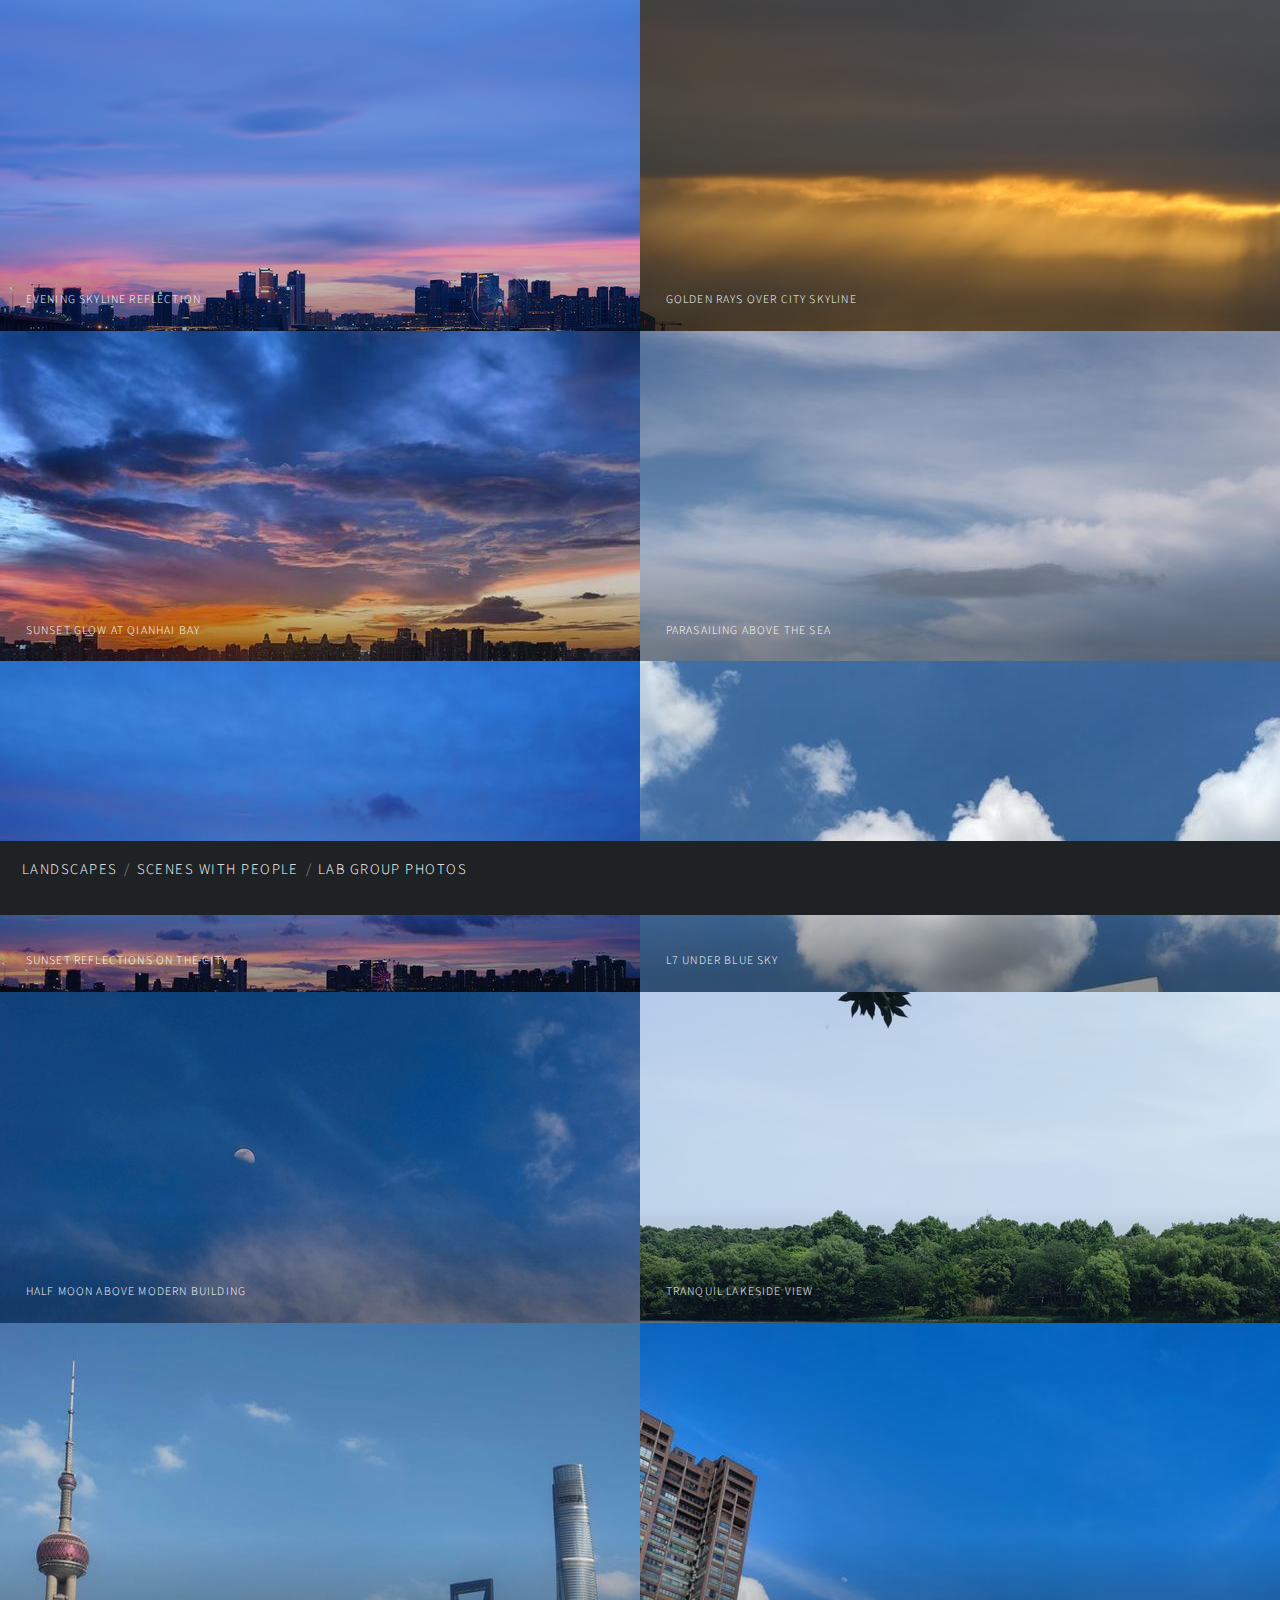
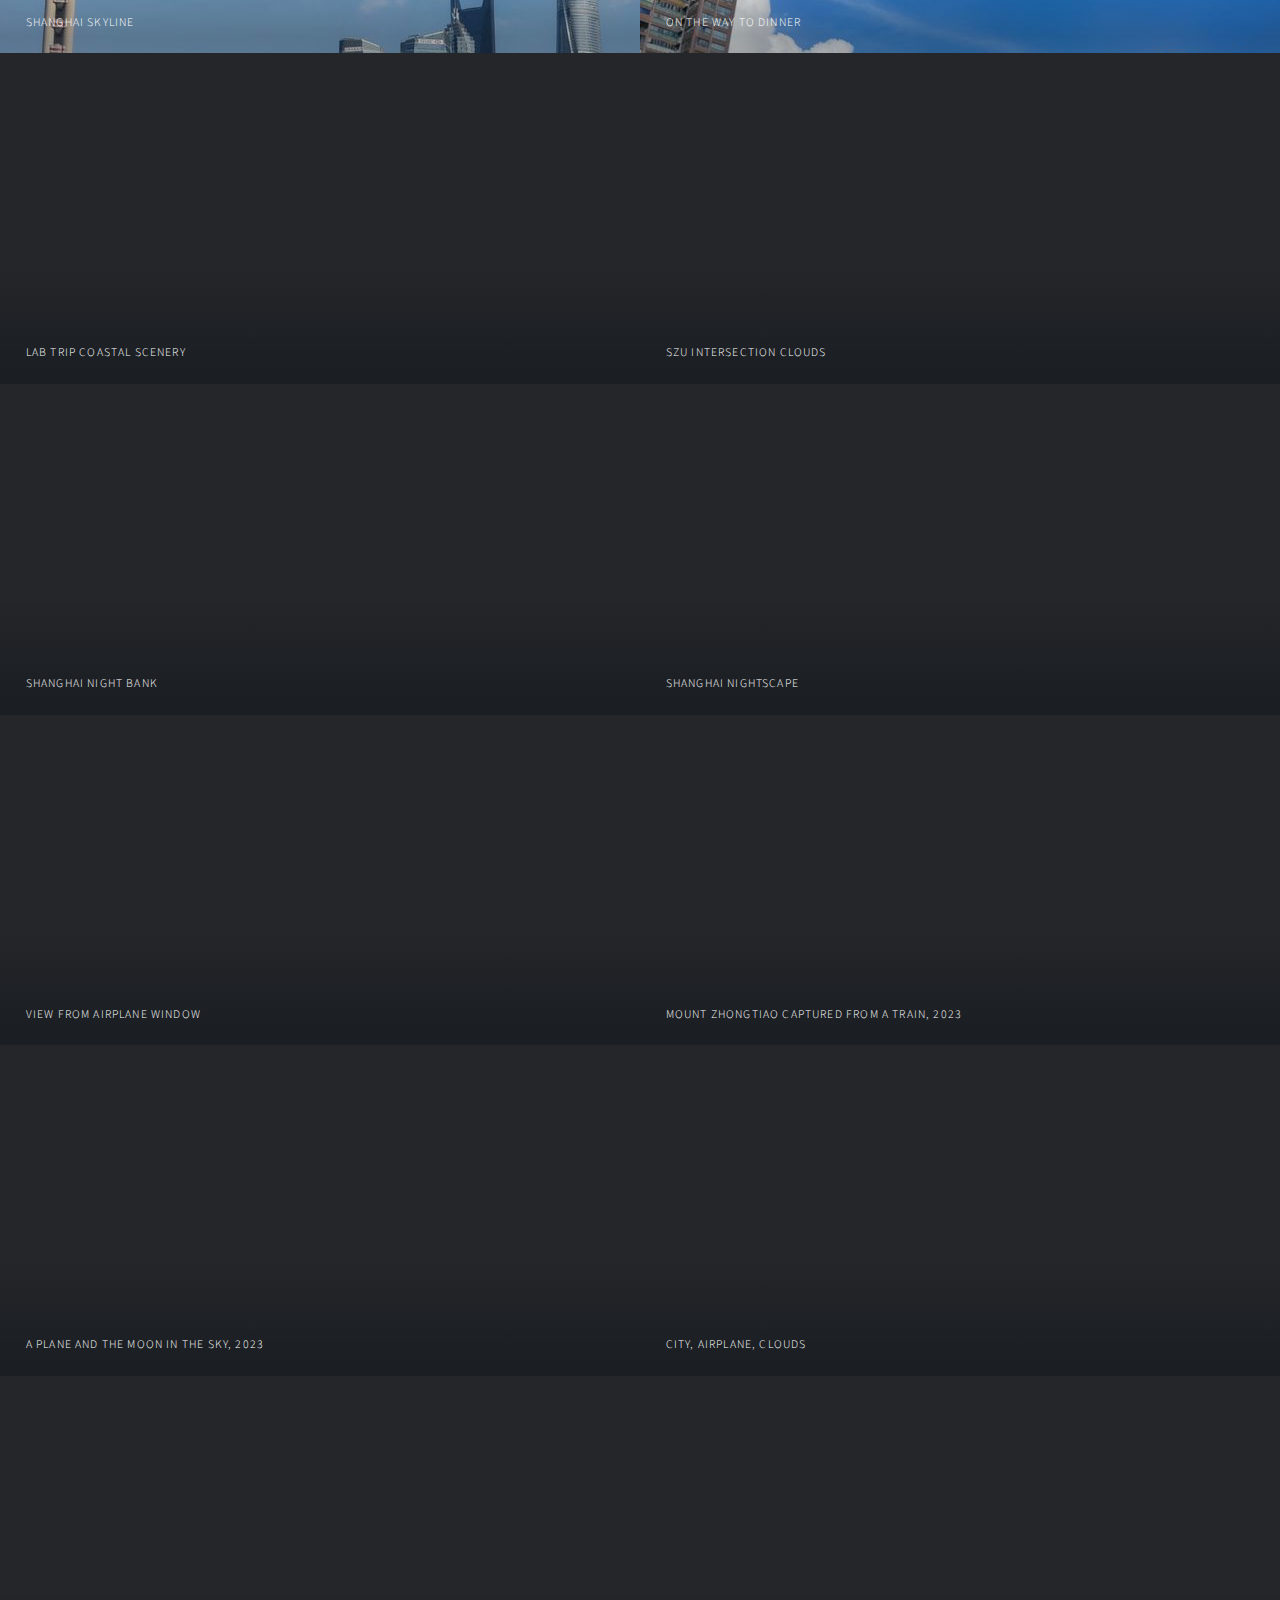
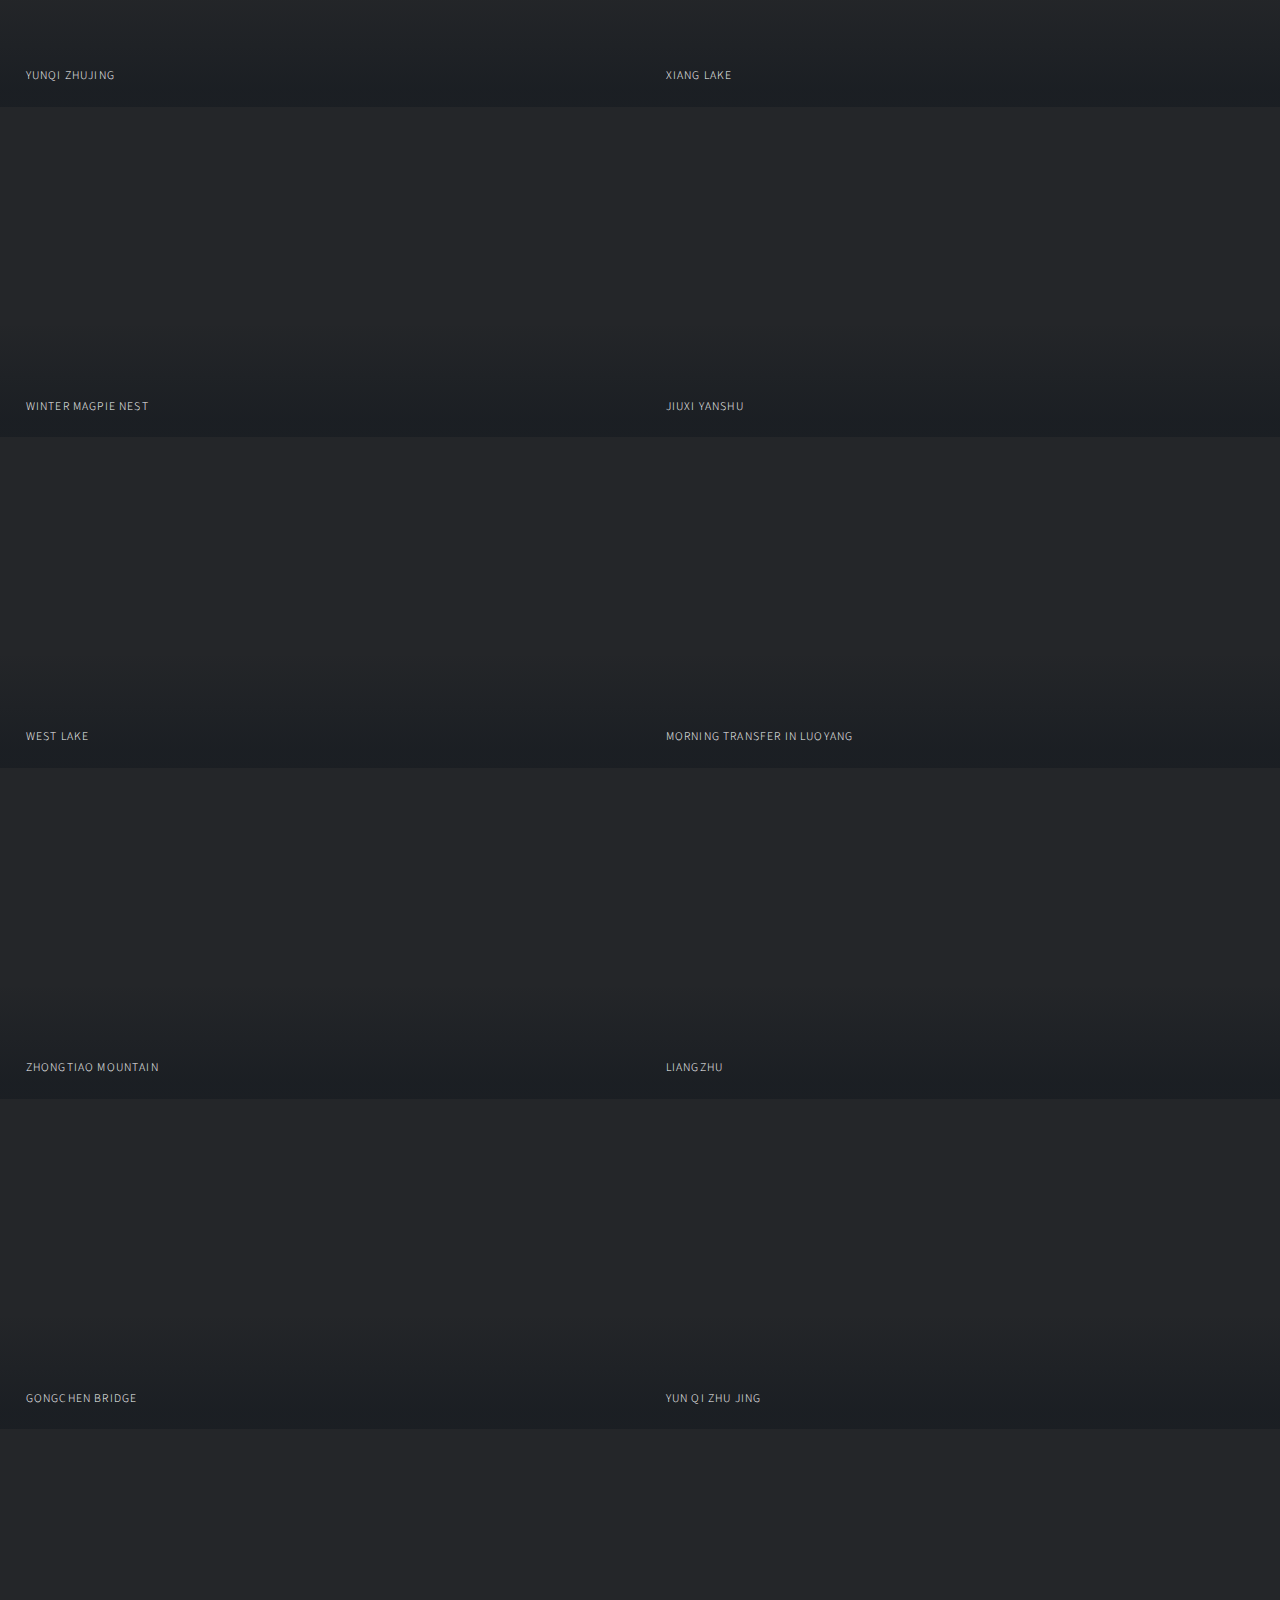
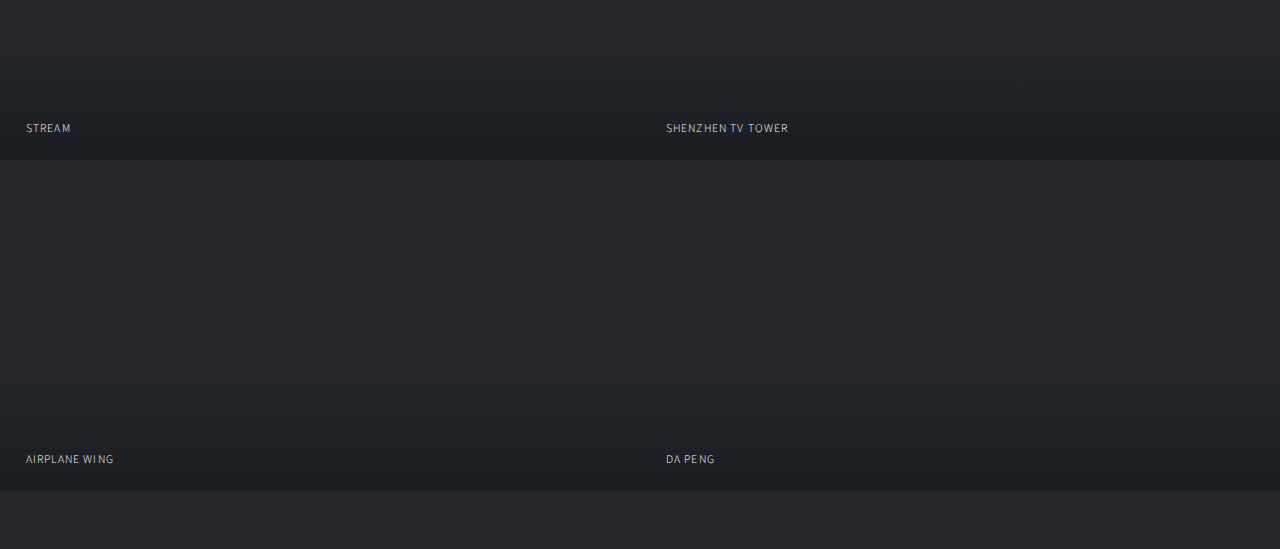
<file: gallery/index.html>
<!DOCTYPE html>
<html lang="en">
<head>
  <meta charset="utf-8" />
  <title>Gallery</title>
  <meta name="viewport" content="width=device-width, initial-scale=1, user-scalable=no" />
  <link rel="stylesheet" href="../assets/css/main.css" />
  <noscript><link rel="stylesheet" href="../assets/css/noscript.css" /></noscript>
</head>

<body class="is-preload">
  <div id="wrapper">

    <!-- Header（链接只切换 URL 参数，不跳页面文件） -->
    <header id="header">
      <h1><a href="?cat=landscapes"><strong>Landscapes</strong></a></h1> &nbsp;/&nbsp;
      <h1><a href="?cat=scenes"><strong>Scenes With People</strong></a></h1> &nbsp;/&nbsp;
      <h1><a href="?cat=labs"><strong>Lab group photos</strong></a></h1>
    </header>

    <!-- Main: 由 JS 注入 -->
    <div id="main"></div>

  </div>

  <script>
    const params = new URL(location.href).searchParams;
    const cat = (params.get('cat') || 'landscapes').toLowerCase();

    if (cat === 'labs') {
      const key = 'gallery_labs_auth_ok';
      if (!localStorage.getItem(key)) {
        const pass = prompt('Enter password:');
        if (pass !== 'vcc') {
          document.body.innerHTML = '<h2>Are you from VCC Lab?</h2>';
          throw new Error('Wrong password');
        }
        localStorage.setItem(key, 'yes');
      }
    }
  </script>

  <!-- 主题依赖 -->
  <script src="../assets/js/jquery.min.js"></script>
  <script src="../assets/js/jquery.poptrox.min.js"></script>
  <script src="../assets/js/browser.min.js"></script>
  <script src="../assets/js/breakpoints.min.js"></script>
  <script src="../assets/js/util.js"></script>

  <!-- 通用渲染逻辑（根据 ?cat 动态加载对应目录的 photos.js） -->
  <script>
    // 解析 URL 参数；默认 landscapes
    function getCategory() {
      const u = new URL(location.href);
      return (u.searchParams.get('cat') || 'landscapes').toLowerCase();
    }

    // 动态加载脚本并在加载完成后执行回调
    function loadScript(src) {
      return new Promise((resolve, reject) => {
        const s = document.createElement('script');
        s.src = src;
        s.onload = resolve;
        s.onerror = () => reject(new Error('Failed to load ' + src));
        document.head.appendChild(s);
      });
    }

    function renderGallery() {
      if (typeof PHOTOS === 'undefined') {
        console.error('PHOTOS is not defined. Check photos.js.');
        return;
      }
      const main = document.getElementById('main');
      const frag = document.createDocumentFragment();

      const altOf = (p) => p.title || p.desc || p.file.replace(/\.[^.]+$/, '').replace(/[_-]+/g, ' ');

      for (const p of PHOTOS) {
        const article = document.createElement('article');
        article.className = 'thumb';

        const a = document.createElement('a');
        a.className = 'image';
        a.href = FULLS_DIR + p.file;

        const img = document.createElement('img');
        img.src = THUMBS_DIR + p.file;
        img.alt = altOf(p);
        img.loading = 'lazy';
        img.decoding = 'async';

        a.appendChild(img);
        article.appendChild(a);

        if (p.title) {
          const h2 = document.createElement('h2');
          h2.textContent = p.title;
          article.appendChild(h2);
        }
        if (p.desc) {
          const d = document.createElement('p');
          d.textContent = p.desc;
          article.appendChild(d);
        }

        frag.appendChild(article);
      }
      main.replaceChildren(frag);
    }

    function initLightbox() {
      if (!(window.jQuery && jQuery.fn.poptrox)) return;
      jQuery(function ($) {
        $('#main').poptrox({
          selector: 'article.thumb > a.image',
          usePopupCaption: true,
          usePopupCloser: true,
          usePopupNav: true,
          usePopupDefaultStyling: false,
          windowMargin: 50,
          overlayColor: '#1f2224',
          overlayOpacity: 0.85,
          caption: function ($a) {
            const $card = $a.parent();
            const t = $card.find('h2').text();
            const d = $card.find('p').text();
            return [t, d].filter(Boolean).join(' — ');
          }
        });
      });
    }

    function removePreload() {
      document.body.classList.remove('is-preload');
    }

    (async function boot() {
      const cat = getCategory(); // landscapes | scenes | labs
      // 自动改标题
      document.title = (cat.charAt(0).toUpperCase() + cat.slice(1)) + ' · Gallery';
      // 动态加载对应目录的 photos.js（该文件需定义 THUMBS_DIR、FULLS_DIR、PHOTOS）
      try {
        await loadScript(`./${cat}/photos.js`);
        renderGallery();
        initLightbox();
        removePreload();
      } catch (e) {
        console.error(e);
        document.getElementById('main').innerHTML =
          `<p style="padding:2rem;color:#ccc">Failed to load data for <code>${cat}</code>. Check <code>${cat}/photos.js</code>.</p>`;
      }
    })();
  </script>
</body>
</html>
</file>
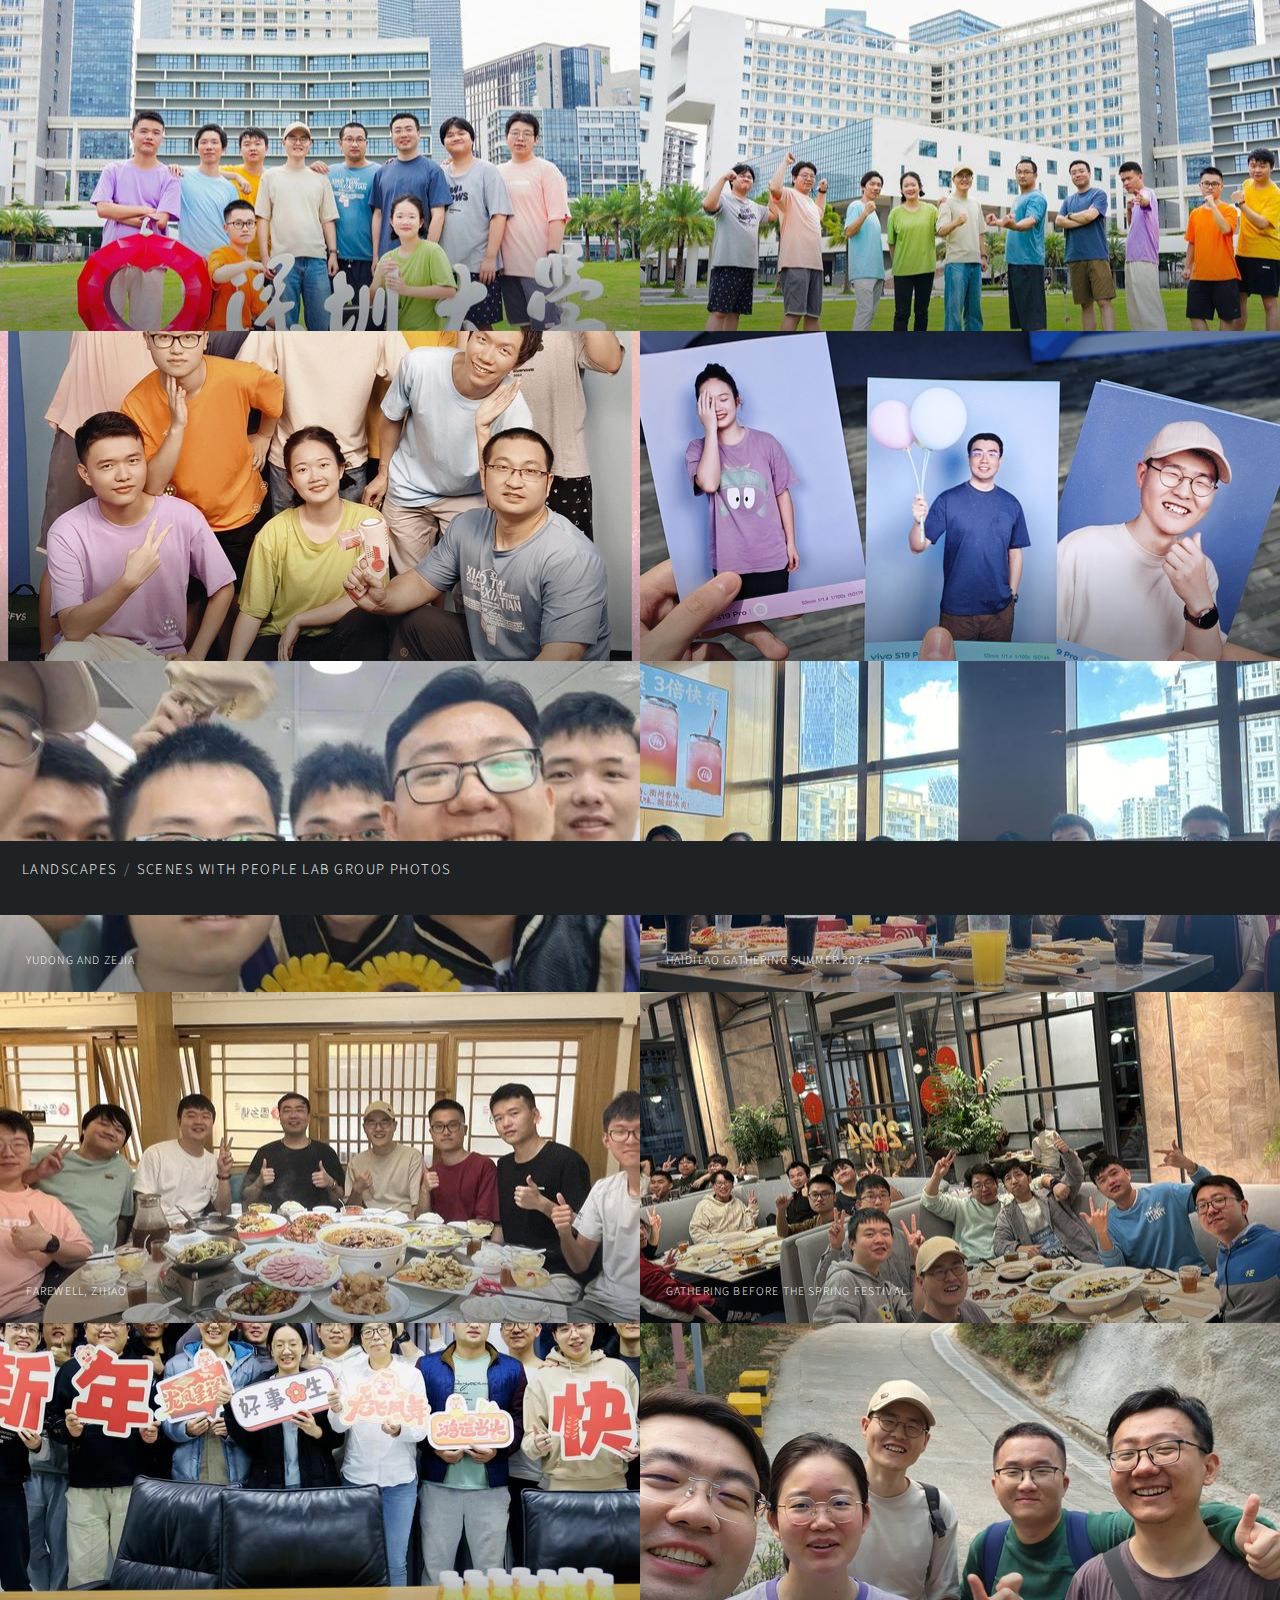
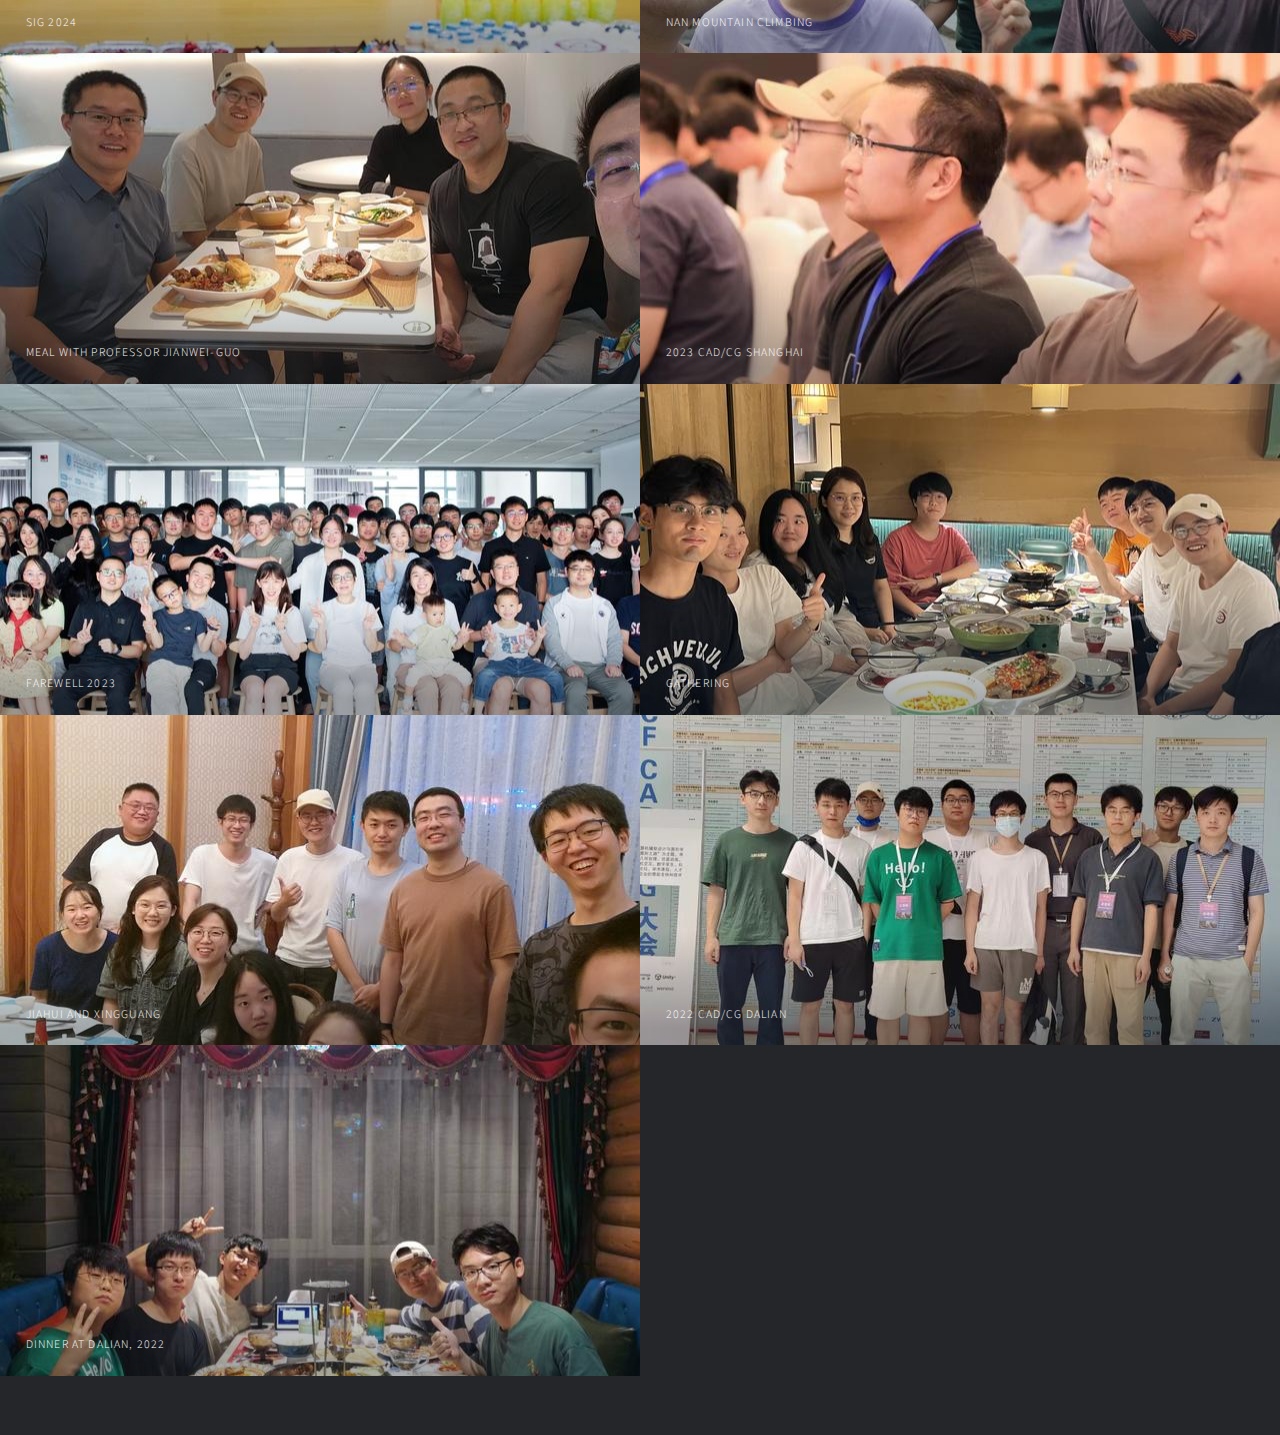
<file: gallery/labs/index.html>
<!DOCTYPE HTML>
<html>
	<head>
		<title>Lab Group Photo Shenzhen University</title>
		<meta charset="utf-8" />
		<meta name="viewport" content="width=device-width, initial-scale=1, user-scalable=no" />
		<link rel="stylesheet" href="../../assets/css/main.css" />
		<noscript><link rel="stylesheet" href="../../assets/css/noscript.css" /></noscript>
	</head>
	<body class="is-preload">

		<!-- Wrapper -->
			<div id="wrapper">
				
				<!-- Header -->

				<header id="header">
					<h1><a href="../landscapes/"><strong>Landscapes</strong></a></h1> &nbsp;/&nbsp;
					<h1><a href="../scenes/"><strong>Scenes With People</strong></a></h1>
					<h1><a href="./"><strong>Lab group photos</strong></a></h1>
				</header>

				<!-- Main -->
					<div id="main">
						<article class="thumb">
							<a href="images/fulls/Lab_Group_Photo_Shenzhen_University_1.jpeg" class="image"><img src="images/thumbs/Lab_Group_Photo_Shenzhen_University_1.jpeg" alt="" /></a>
							<!-- <h2>Lab Group Photo Shenzhen University</h2> -->
							<p></p>
						</article>
						<article class="thumb">
							<a href="images/fulls/Lab_Group_Photo_Shenzhen_University_2.jpeg" class="image"><img src="images/thumbs/Lab_Group_Photo_Shenzhen_University_2.jpeg" alt="" /></a>
							<!-- <h2>Lab Group Photo Shenzhen University</h2> -->
							<p></p>
						</article>
						<article class="thumb">
							<a href="images/fulls/Lab_Group_Photo_Shenzhen_University_3.jpg" class="image"><img src="images/thumbs/Lab_Group_Photo_Shenzhen_University_3.jpg" alt="" /></a>
							<!-- <h2>Lab Group Photo Shenzhen University</h2> -->
							<p></p>
						</article>
						<article class="thumb">
							<a href="images/fulls/Lab_Group_Photo_Shenzhen_University_4.jpg" class="image"><img src="images/thumbs/Lab_Group_Photo_Shenzhen_University_4.jpg" alt="" /></a>
							<!-- <h2>Lab Group Photo Shenzhen University</h2> -->
							<p></p>
						</article>
						<article class="thumb">
							<a href="images/fulls/Yudong_and_Zejia.jpg" class="image"><img src="images/thumbs/Yudong_and_Zejia.jpg" alt="" /></a>
							<h2>Yudong and Zejia</h2>
							<p></p>
						</article>
						<article class="thumb">
							<a href="images/fulls/Haidilao_Gathering_Summer2024.jpg" class="image"><img src="images/thumbs/Haidilao_Gathering_Summer2024.jpg" alt="" /></a>
							<h2>Haidilao Gathering Summer 2024</h2>
							<p>Before the summer vacation in 2024, we had a gathering at Haidilao.</p>
						</article>
						<article class="thumb">
							<a href="images/fulls/Farewell_Zihao.jpg" class="image"><img src="images/thumbs/Farewell_Zihao.jpg" alt="" /></a>
							<h2>Farewell, Zihao</h2>
							<!-- <p></p> -->
						</article>
						<article class="thumb">
							<a href="images/fulls/A_Gathering_Before_the_Spring_Festival.jpg" class="image"><img src="images/thumbs/A_Gathering_Before_the_Spring_Festival.jpg" alt="" /></a>
							<h2>Gathering Before the Spring Festival</h2>
						</article>
						<article class="thumb">
							<a href="images/fulls/SIG_2024.jpg" class="image"><img src="images/thumbs/SIG_2024.jpg" alt="" /></a>
							<h2>SIG 2024</h2>
						</article>
						<article class="thumb">
							<a href="images/fulls/Spring_Mountain_Climbing.jpg" class="image"><img src="images/thumbs/Spring_Mountain_Climbing.jpg" alt="" /></a>
							<h2>Nan Mountain Climbing</h2>
						</article>
						<article class="thumb">
							<a href="images/fulls/Meal_with_Professor_Jianwei-Guo.jpg" class="image"><img src="images/thumbs/Meal_with_Professor_Jianwei-Guo.jpg" alt="" /></a>
							<h2>Meal with Professor Jianwei-Guo</h2>
							<p>Having a meal with Prof. Jianwei Guo at Xiao Nv Dang Jia</p>	
						</article>
						<article class="thumb">
							<a href="images/fulls/Shanghai_CADCG_Conference_2023.jpg" class="image"><img src="images/thumbs/Shanghai_CADCG_Conference_2023.jpg" alt="" /></a>
							<h2>2023 CAD/CG Shanghai</h2>
							<p>Listening to presentations with senior colleagues at the 2023 CAD/CG conference in Shanghai.</p>
						</article>
						<article class="thumb">
							<a href="images/fulls/Summer_2023_Graduates_Farewell.jpg" class="image"><img src="images/thumbs/Summer_2023_Graduates_Farewell.jpg" alt="" /></a>
							<h2>Farewell 2023</h2>
							<p>Summer 2023 farewell for graduates.</p>
						</article>
						<article class="thumb">
							<a href="images/fulls/A_Gathering_2023Summer.jpg" class="image"><img src="images/thumbs/A_Gathering_2023Summer.jpg" alt="" /></a>
							<h2>gathering</h2>
							<p>Summer 2023.</p>
						</article>
						<article class="thumb">
							<a href="images/fulls/Farewell_Dinner_for_Jiahui_and_Xingguang.jpg" class="image"><img src="images/thumbs/Farewell_Dinner_for_Jiahui_and_Xingguang.jpg" alt="" /></a>
							<h2>Jiahui and Xingguang</h2>
							<p>Farewell dinner for Jiahui and Xingguang, 2022, Shenzhen.</p>
						</article>
						<article class="thumb">
							<a href="images/fulls/Dalian_CADCG_Conference_2022.jpg" class="image"><img src="images/thumbs/Dalian_CADCG_Conference_2022.jpg" alt="" /></a>
							<h2>2022 CAD/CG Dalian</h2>
							<p>Group photo at the 2022 CAD/CG conference in Dalian.</p>
						</article>
						<article class="thumb">
							<a href="images/fulls/Dinner_At_Dalian.jpg" class="image"><img src="images/thumbs/Dinner_At_Dalian.jpg" alt="" /></a>
							<h2>Dinner At Dalian, 2022</h2>
						</article>
					</div>

			</div>

		<!-- Scripts -->
			<script src="../../assets/js/jquery.min.js"></script>
			<script src="../../assets/js/jquery.poptrox.min.js"></script>
			<script src="../../assets/js/browser.min.js"></script>
			<script src="../../assets/js/breakpoints.min.js"></script>
			<script src="../../assets/js/util.js"></script>
			<script src="../../assets/js/main.js"></script>

	</body>
</html>
</file>
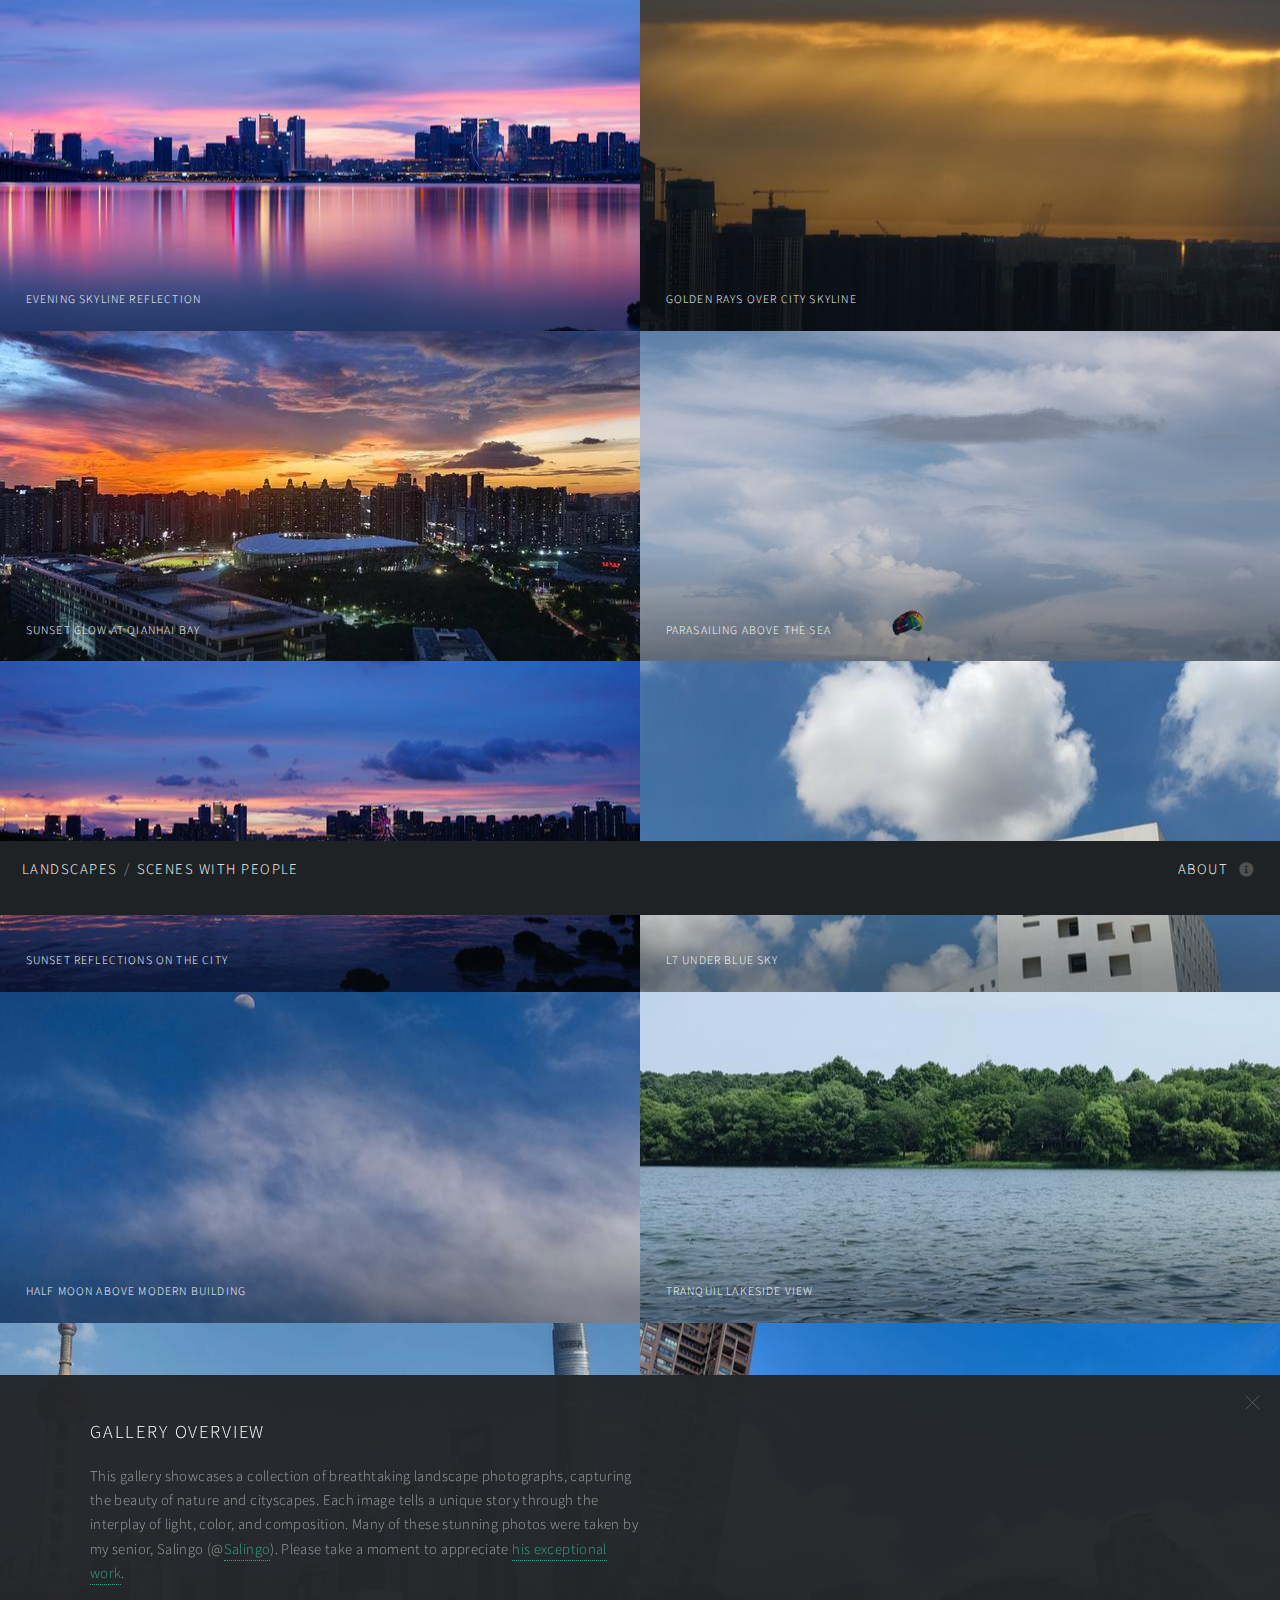
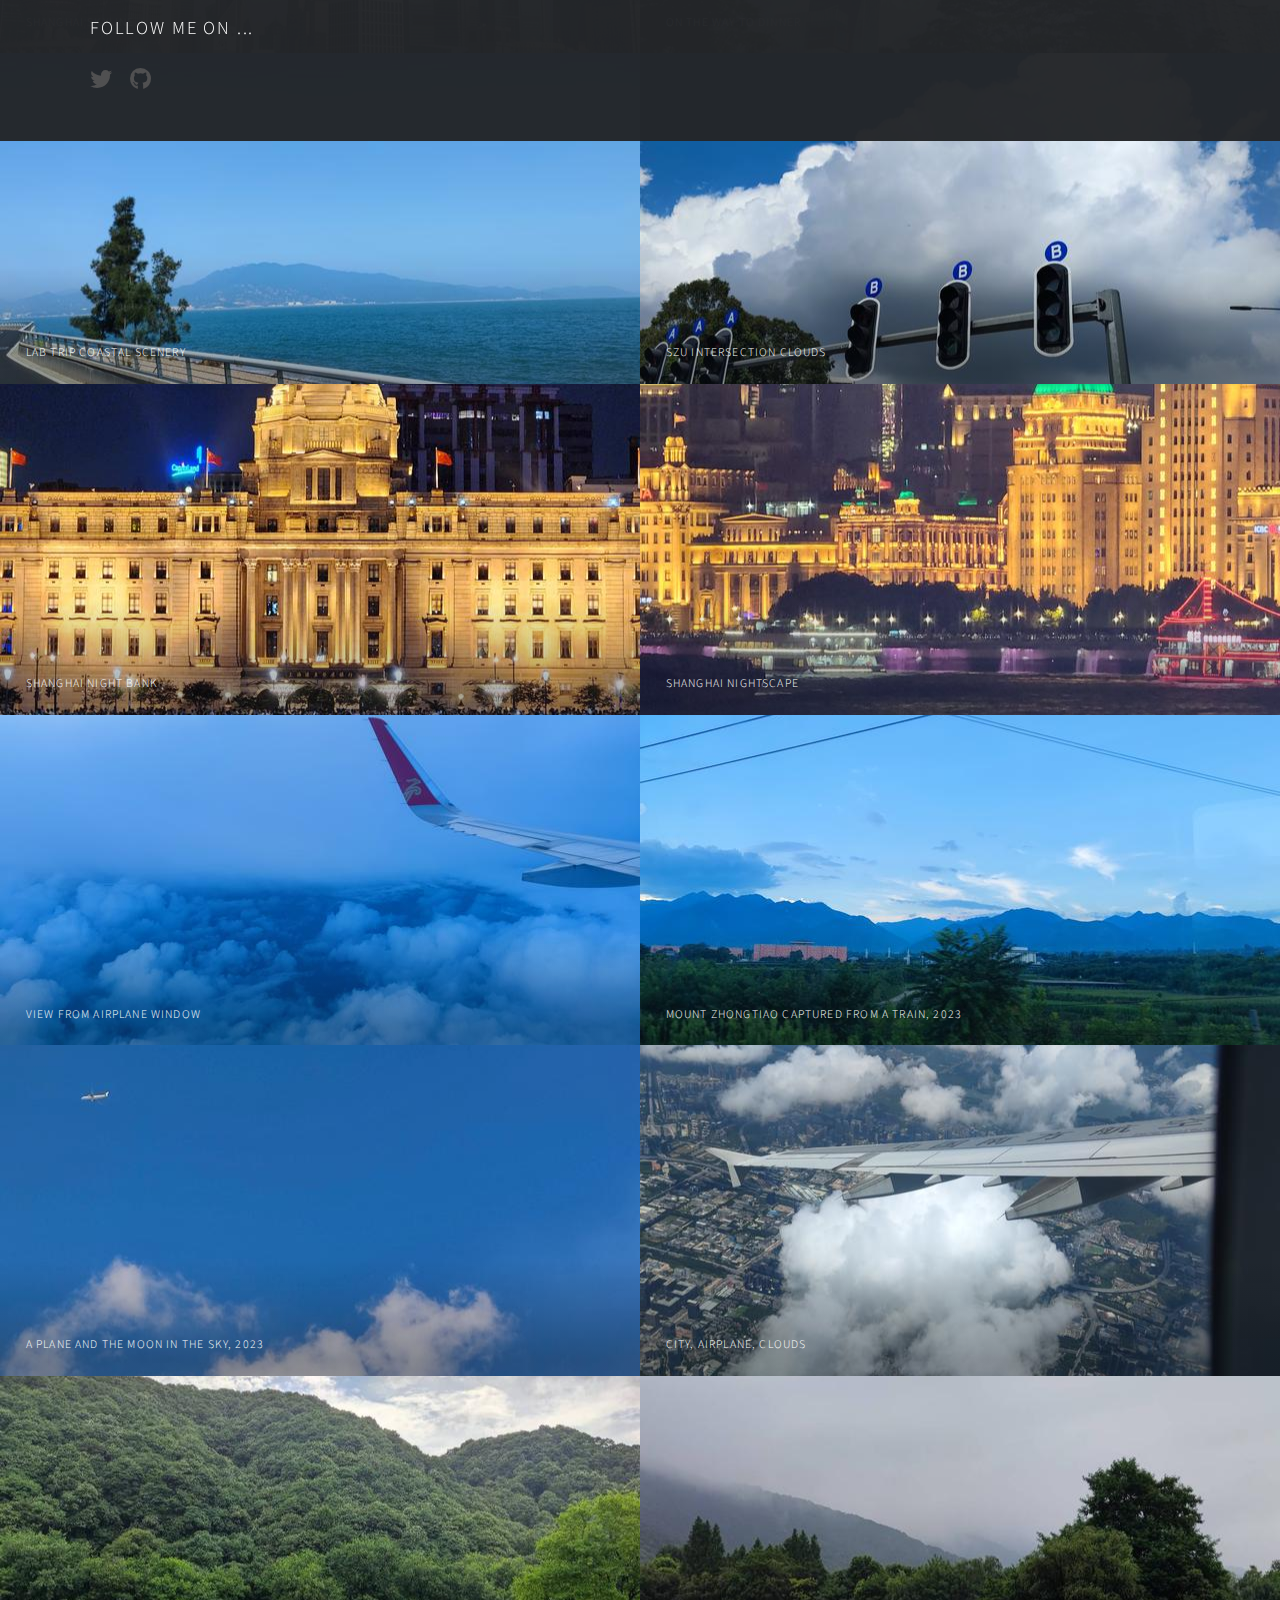
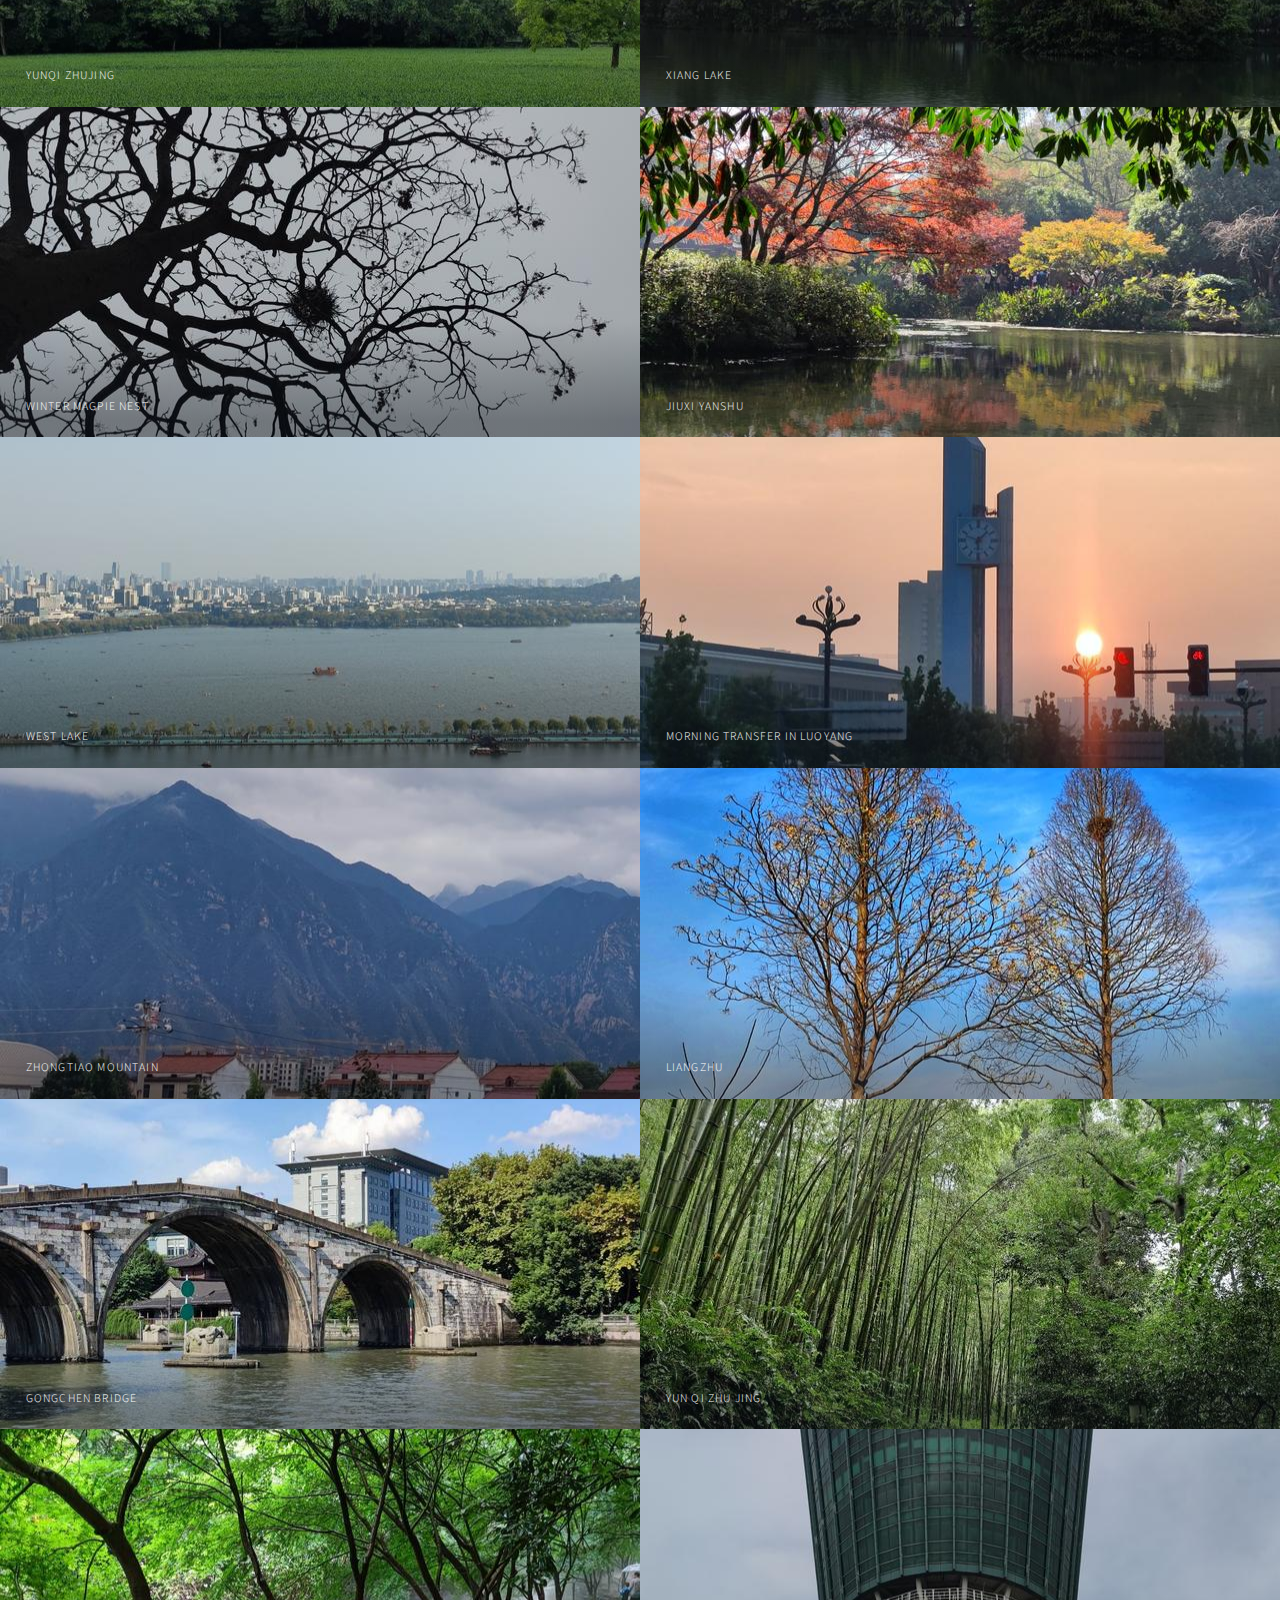
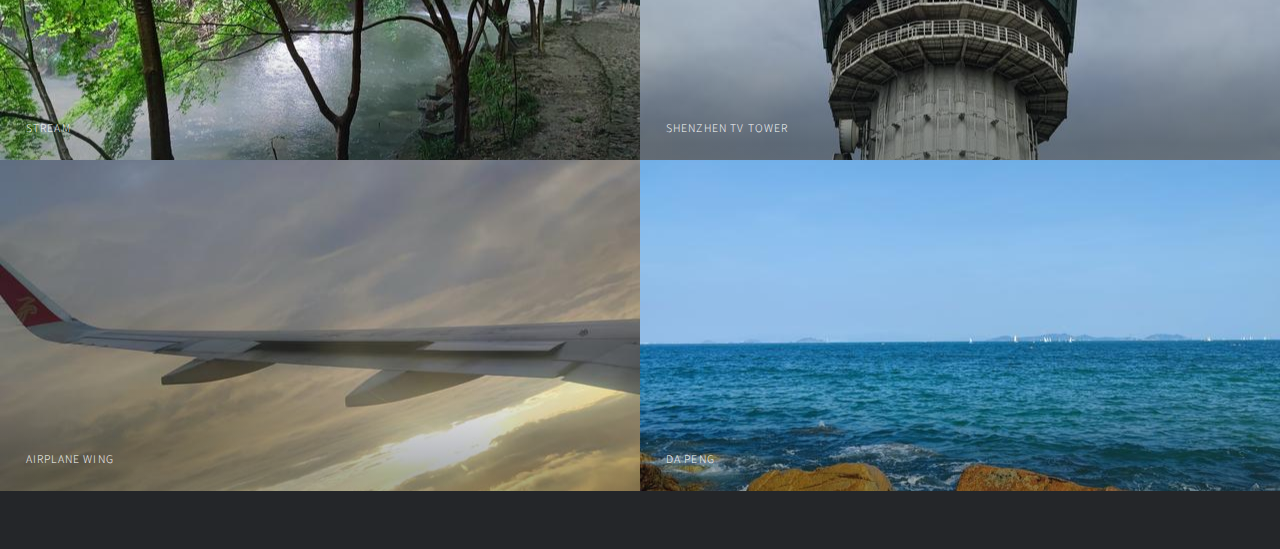
<file: gallery/landscapes/index.html>
<!DOCTYPE HTML>
<html>
	<head>
		<title>Gallery</title>
		<meta charset="utf-8" />
		<meta name="viewport" content="width=device-width, initial-scale=1, user-scalable=no" />
		<link rel="stylesheet" href="../../assets/css/main.css" />
		<noscript><link rel="stylesheet" href="../../assets/css/noscript.css" /></noscript>
	</head>
	<body class="is-preload">

		<!-- Wrapper -->
			<div id="wrapper">

				<!-- Header -->
					<header id="header">
						<h1><a href="./"><strong>Landscapes</strong></a></h1> &nbsp;/&nbsp;
						<h1><a href="../scenes/"><strong>Scenes With People</strong></a></h1>
						<!-- <h1><a href="lab.html"><strong>Lab group photos</strong></a></h1> -->
						<nav>
							<ul>
								<li><a href="#footer" class="icon solid fa-info-circle">About</a></li>
							</ul>
						</nav>
					</header>

				<!-- Main -->
					<div id="main">
						<article class="thumb">
							<a href="images/fulls/Evening_Skyline_Reflection.jpg" class="image"><img src="images/thumbs/Evening_Skyline_Reflection.jpg" alt="" /></a>
							<h2>Evening Skyline Reflection</h2>
							<p>The evening sky's pink and blue hues interweave above the city skyline, perfectly mirrored in the calm waters below, by Salingo (@<a href="https://salingo.me/">Salingo</a>), 2024.</p>
						</article>
						<article class="thumb">
							<a href="images/fulls/Golden_Rays_Over_City_Skyline.jpg" class="image"><img src="images/thumbs/Golden_Rays_Over_City_Skyline.jpg" alt="" /></a>
							<h2>Golden Rays Over City Skyline</h2>
							<p>Golden rays pierce through thick clouds, casting a warm and ethereal glow over the city skyline, by Salingo (@<a href="https://salingo.me/">Salingo</a>), 2024.</p>
						</article>
						<article class="thumb">
							<a href="images/fulls/Sunset_Glow_At_Qianhai_Bay.jpg" class="image"><img src="images/thumbs/Sunset_Glow_At_Qianhai_Bay.jpg" alt="" /></a>
							<h2>Sunset Glow At Qianhai Bay</h2>
							<p>Sunset glow at Qianhai Bay, by Unknown, 2024.</p>
						</article>
						<article class="thumb">
							<a href="images/fulls/Parasailing_Above_the_Sea.jpg" class="image"><img src="images/thumbs/Parasailing_Above_the_Sea.jpg" alt="" /></a>
							<h2>Parasailing Above the Sea</h2>
							<p>In the fresh sea breeze, a visitor rides a colorful parasail, soaring between the azure sky and the glittering sea surface, by Yunshan, 2024.</p>
						</article>
						<article class="thumb">
							<a href="images/fulls/Sunset_Reflections_on_the_City.jpg" class="image"><img src="images/thumbs/Sunset_Reflections_on_the_City.jpg" alt="" /></a>
							<h2>Sunset Reflections on the City</h2>
							<p>The city skyline dazzles at sunset, with purple and orange hues reflected in the calm waters, enhanced by distant twinkling lights, 2024.</p>
						</article>
						<article class="thumb">
							<a href="images/fulls/L7_Under_Blue_Sky.jpg" class="image"><img src="images/thumbs/L7_Under_Blue_Sky.jpg" alt="" /></a>
							<h2>L7 Under Blue Sky</h2>
							<p>Against a blue sky and white clouds, the white L7 building with its unique square windows stands tall, showcasing modern architectural beauty.</p>
						</article>
						<article class="thumb">
							<a href="images/fulls/Half_Moon_Above_Modern_Building.jpg" class="image"><img src="images/thumbs/Half_Moon_Above_Modern_Building.jpg" alt="" /></a>
							<h2>Half Moon Above Modern Building</h2>
							<p>A modern building's top under a blue sky, with a half moon and light clouds creating a serene scene, 2023.</p>
						</article>
                        <article class="thumb">
							<a href="images/fulls/Tranquil_Lakeside_View.jpg" class="image"><img src="images/thumbs/Tranquil_Lakeside_View.jpg" alt="" /></a>
							<h2>Tranquil Lakeside View</h2>
							<p>A serene lake with dense green trees on the opposite shore under a clear sky, Maojia Bu, West Lake.</p>
						</article>
                        <article class="thumb">
							<a href="images/fulls/Shanghai_Skyline.jpg" class="image"><img src="images/thumbs/Shanghai_Skyline.jpg" alt="" /></a>
							<h2>Shanghai Skyline</h2>
							<p>Under a blue sky, Shanghai's skyline showcases the Oriental Pearl Tower and numerous skyscrapers along the quietly flowing Huangpu River.</p>
						</article>
                        <article class="thumb">
							<a href="images/fulls/Sky_On_the_Way_to_Dinner.jpg" class="image"><img src="images/thumbs/Sky_On_the_Way_to_Dinner.jpg" alt="" /></a>
							<h2>On the Way to Dinner</h2>
							<p>On the way to Xuefu Road for dinner, a casual snapshot, 2024.</p>
						</article>
                        <article class="thumb">
							<a href="images/fulls/Lab_Trip_Coastal_Scenery_Nov2023.jpg" class="image"><img src="images/thumbs/Lab_Trip_Coastal_Scenery_Nov2023.jpg" alt="" /></a>
							<h2>Lab Trip Coastal Scenery</h2>
							<p>During the lab trip in November 2023, we took a snapshot of the coastal scenery while riding the sightseeing bus.</p>
						</article>
                        <article class="thumb">
							<a href="images/fulls/Shenzhen_University_Intersection_Clouds.jpg" class="image"><img src="images/thumbs/Shenzhen_University_Intersection_Clouds.jpg" alt="" /></a>
							<h2>SZU Intersection Clouds</h2>
							<p>A casual snapshot of the clouds in the sky at the intersection of Shenzhen University, 2024.</p>
						</article>
                        <article class="thumb">
							<a href="images/fulls/Shanghai_Night_Bank.jpg" class="image"><img src="images/thumbs/Shanghai_Night_Bank.jpg" alt="" /></a>
							<h2>Shanghai Night Bank</h2>
							<p>During the CAD/CG conference in Shanghai, a nighttime photo of the bank taken from a boat, by Salingo (@<a href="https://salingo.me/">Salingo</a>), 2023.</p>
						</article>
                        <article class="thumb">
							<a href="images/fulls/Shanghai_Nightscape.jpg" class="image"><img src="images/thumbs/Shanghai_Nightscape.jpg" alt="" /></a>
							<h2>Shanghai Nightscape</h2>
							<p>A nighttime view of Shanghai's illuminated skyline from a boat, by Salingo (@<a href="https://salingo.me/">Salingo</a>), 2023.</p>
						</article>
                        <article class="thumb">
							<a href="images/fulls/View_from_Airplane_Window.jpg" class="image"><img src="images/thumbs/View_from_Airplane_Window.jpg" alt="" /></a>
							<h2>View from Airplane Window</h2>
							<p>This photo was taken from an airplane window, showing layers of white clouds against a light blue sky, 2023.</p>
						</article>
                        <article class="thumb">
							<a href="images/fulls/Mount_Zhongtiao_from_Train.jpg" class="image"><img src="images/thumbs/Mount_Zhongtiao_from_Train.jpg" alt="" /></a>
							<h2>Mount Zhongtiao captured from a train, 2023</h2>
							<!-- <p></p> -->
						</article>
                        <article class="thumb">
							<a href="images/fulls/Plane_and_Moon_in_Sky.jpg" class="image"><img src="images/thumbs/Plane_and_Moon_in_Sky.jpg" alt="" /></a>
							<h2>A plane and the moon in the sky, 2023</h2>
							<!-- <p></p> -->
						</article>
                        <article class="thumb">
							<a href="images/fulls/Aerial_City_View_from_Airplane.jpg" class="image"><img src="images/thumbs/Aerial_City_View_from_Airplane.jpg" alt="" /></a>
							<h2>city, airplane, clouds </h2>
							<p>Aerial view of a city through an airplane window, with clouds and the plane's wing visible, 2022.</p>
						</article>
                        <article class="thumb">
							<a href="images/fulls/Yunqi_Zhujing_Entrance.jpg" class="image"><img src="images/thumbs/Yunqi_Zhujing_Entrance.jpg" alt="" /></a>
							<h2>Yunqi Zhujing</h2>
							<p>This photo shows the entrance to Yun Qi Zhu Jing, with tea trees in the foreground and forest-covered hills in the distance.</p>
						</article>
                        <article class="thumb">
							<a href="images/fulls/Hangzhou_Xiang_Lake_After_Rain.jpg" class="image"><img src="images/thumbs/Hangzhou_Xiang_Lake_After_Rain.jpg" alt="" /></a>
							<h2>Xiang Lake</h2>
							<p>Hangzhou Xiang Lake after the rain.</p>
						</article>
						<article class="thumb">
							<a href="images/fulls/Winter_Magpie_Nest.jpg" class="image"><img src="images/thumbs/Winter_Magpie_Nest.jpg" alt="" /></a>
							<h2>Winter Magpie Nest</h2>
							<p>Photographed in winter, a magpie's nest on a tree that is no longer there.</p>
						</article>
						<article class="thumb">
							<a href="images/fulls/Autumn_Jiuxi_Yanshu_Hangzhou.jpg" class="image"><img src="images/thumbs/Autumn_Jiuxi_Yanshu_Hangzhou.jpg" alt="" /></a>
							<h2>Jiuxi Yanshu</h2>
							<p>Autumn at Jiuxi Yanshu in Hangzhou.</p>
						</article>
						<article class="thumb">
							<a href="images/fulls/Panoramic_View_West_Lake_Baoshi_Mountain.jpg" class="image"><img src="images/thumbs/Panoramic_View_West_Lake_Baoshi_Mountain.jpg" alt="" /></a>
							<h2>West Lake</h2>
							<p>Panoramic view of West Lake taken from Baoshi Mountain.</p>
						</article>
						<article class="thumb">
							<a href="images/fulls/Morning_Transfer_in_Luoyang.jpg" class="image"><img src="images/thumbs/Morning_Transfer_in_Luoyang.jpg" alt="" /></a>
							<h2>Morning Transfer in Luoyang</h2>
							<p>This is my second time in Luoyang, but it's just a fleeting visit, 2023.</p>
						</article>
						<article class="thumb">
							<a href="images/fulls/Distant_Zhongtiao_Mountain_Summer2023.jpg" class="image"><img src="images/thumbs/Distant_Zhongtiao_Mountain_Summer2023.jpg" alt="" /></a>
							<h2>Zhongtiao Mountain</h2>
							<p>During the summer of 2023, gazing at the distant Zhongtiao Mountain.</p>
						</article>
						<article class="thumb">
							<a href="images/fulls/Liangzhu_Ruins.jpeg" class="image"><img src="images/thumbs/Liangzhu_Ruins.jpeg" alt="" /></a>
							<h2>Liangzhu</h2>
							<p>The Liangzhu Ruins in winter.</p>
						</article>
						<article class="thumb">
							<a href="images/fulls/Gongchen_Bridge.jpg" class="image"><img src="images/thumbs/Gongchen_Bridge.jpg" alt="" /></a>
							<h2>Gongchen Bridge</h2>
							<p>Hangzhou</p>
						</article>
						<article class="thumb">
							<a href="images/fulls/Yun_Qi_Zhu_Jing.jpg" class="image"><img src="images/thumbs/Yun_Qi_Zhu_Jing.jpg" alt="" /></a>
							<h2>Yun Qi Zhu Jing</h2>
							<p>Hangzhou</p>
						</article>
						<article class="thumb">
							<a href="images/fulls/Stream_at_Yun_Qi_Zhu_Jing.jpg" class="image"><img src="images/thumbs/Stream_at_Yun_Qi_Zhu_Jing.jpg" alt="" /></a>
							<h2>Stream</h2>
							<p>Hangzhou, Yun Qi Zhu Jing</p>
						</article>
						<article class="thumb">
							<a href="images/fulls/Shenzhen_Wutong_Mountain_TV_Tower.jpg" class="image"><img src="images/thumbs/Shenzhen_Wutong_Mountain_TV_Tower.jpg" alt="" /></a>
							<h2>Shenzhen TV Tower</h2>
							<p>Wutong Mountain TV Tower in Shenzhen.</p>
						</article>
						<article class="thumb">
							<a href="images/fulls/Sunset_Airplane_Wing.jpg" class="image"><img src="images/thumbs/Sunset_Airplane_Wing.jpg" alt="" /></a>
							<h2>Airplane Wing</h2>
							<p>The sunset through the clouds under the airplane wing, 2023.</p>
						</article>
						<article class="thumb">
							<a href="images/fulls/Dapeng_Seaside.jpg" class="image"><img src="images/thumbs/Dapeng_Seaside.jpg" alt="" /></a>
							<h2>Da Peng</h2>
							<p>November 2023, Shenzhen.</p>
						</article>
						
					</div>

				<!-- Footer -->
					<footer id="footer" class="panel">
						<div class="inner split">
							<div>
								<section>
									<h2>Gallery Overview</h2>
									<p>This gallery showcases a collection of breathtaking landscape photographs, capturing the beauty of nature and cityscapes. Each image tells a unique story through the interplay of light, color, and composition. Many of these stunning photos were taken by my senior, Salingo (@<a href="https://salingo.me/">Salingo</a>). Please take a moment to appreciate <a href="https://500px.com/p/salingo?view=photos">his exceptional work</a>. </p>
								</section>
								<section>
									<h2>Follow me on ...</h2>
									<ul class="icons">
										<li><a href="https://twitter.com/qixuema" class="icon brands fa-twitter"><span class="label">Twitter</span></a></li>
										<li><a href="https://github.com/qixuema/" class="icon brands fa-github"><span class="label">GitHub</span></a></li>
									</ul>
								</section>
							</div>
						</div>
					</footer>

			</div>

		<!-- Scripts -->
		<script src="../../assets/js/jquery.min.js"></script>
		<script src="../../assets/js/jquery.poptrox.min.js"></script>
		<script src="../../assets/js/browser.min.js"></script>
		<script src="../../assets/js/breakpoints.min.js"></script>
		<script src="../../assets/js/util.js"></script>
		<script src="../../assets/js/main.js"></script>

	</body>
</html>
</file>
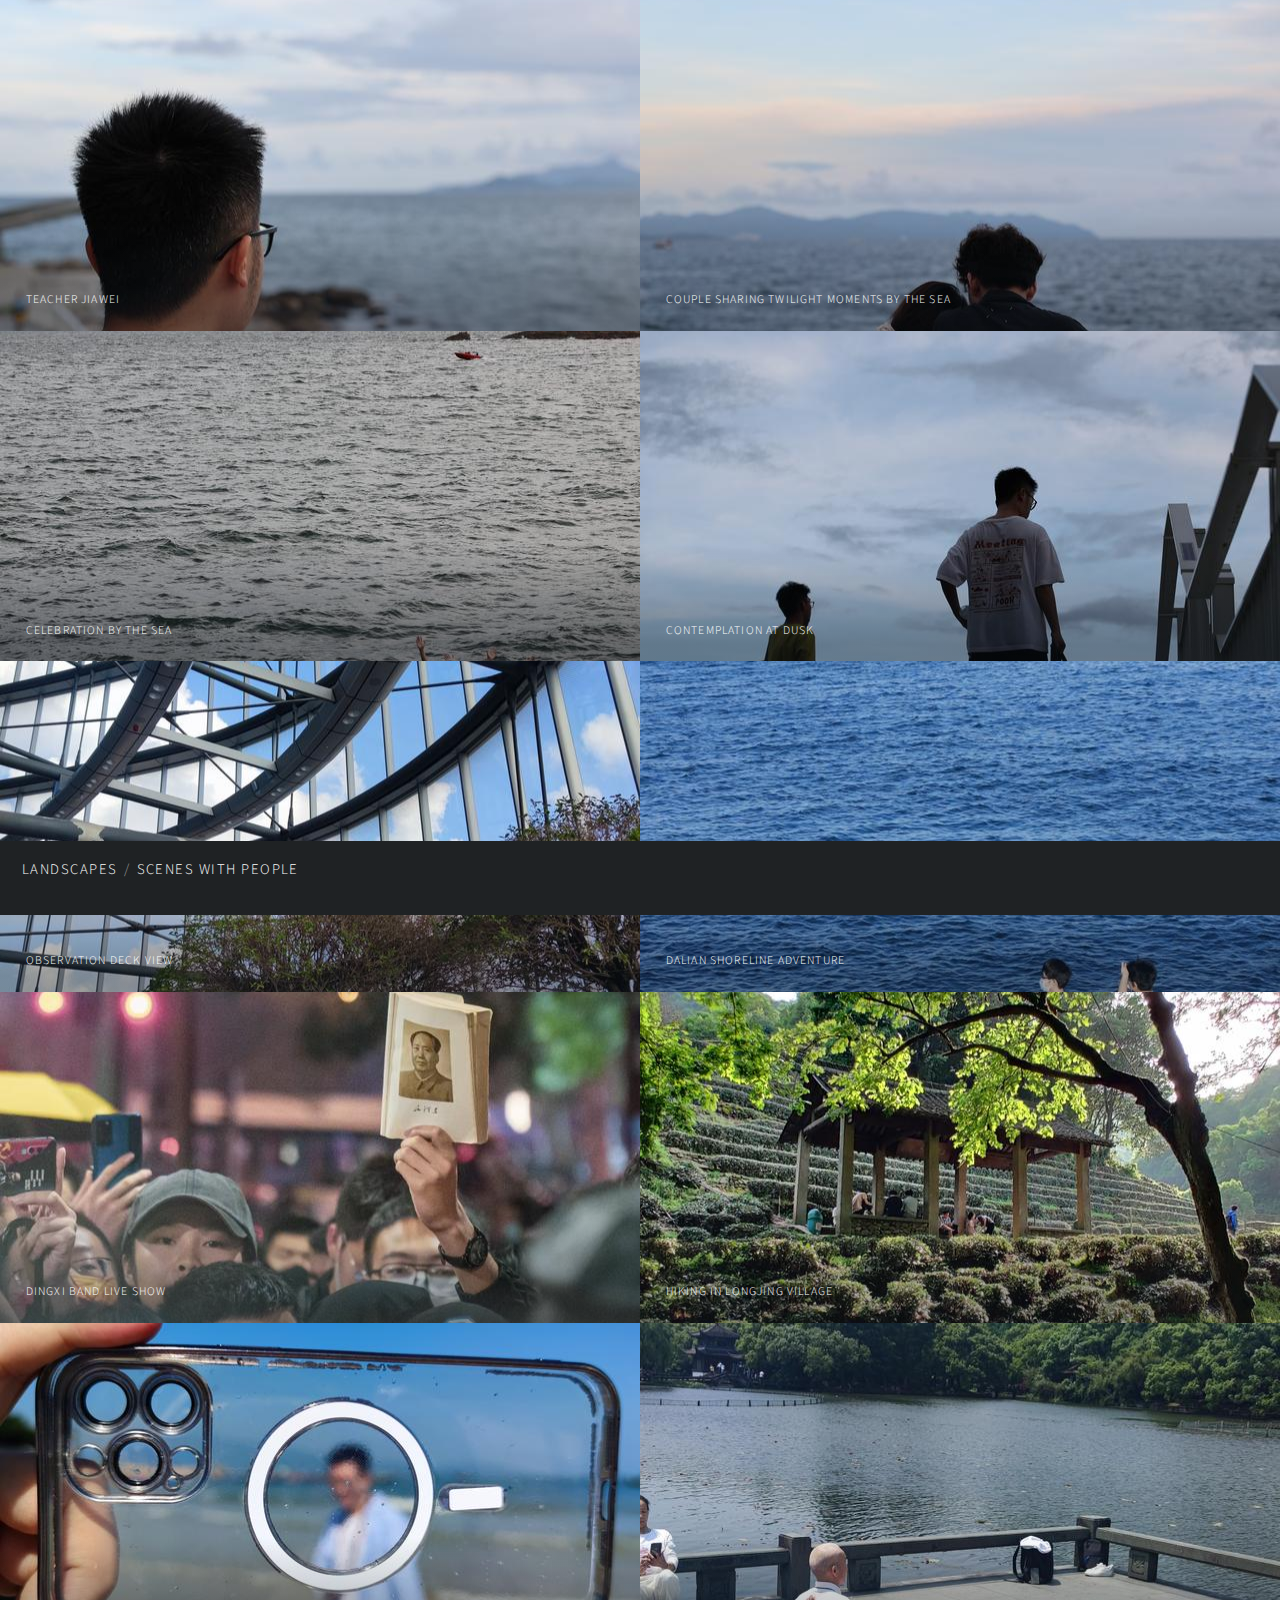
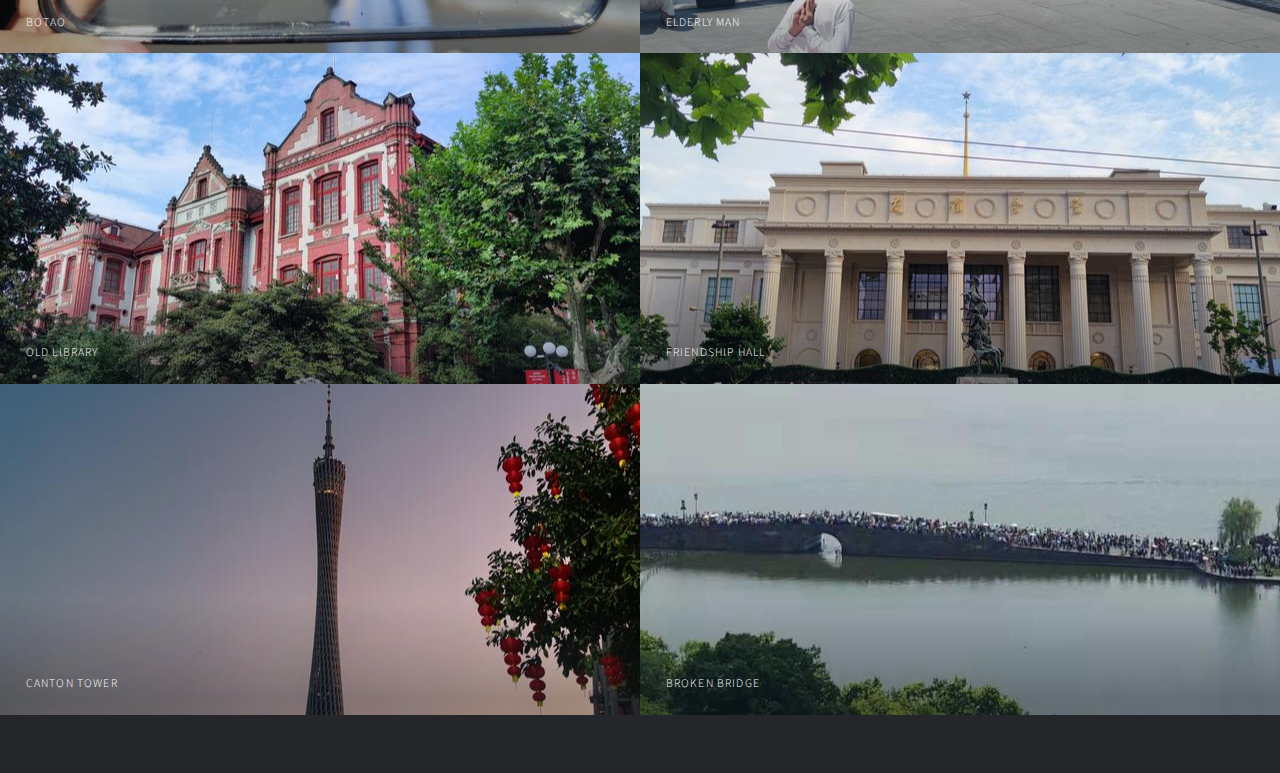
<file: gallery/scenes/index.html>
<!DOCTYPE HTML>
<html>
	<head>
		<title>Scenes With People</title>
		<meta charset="utf-8" />
		<meta name="viewport" content="width=device-width, initial-scale=1, user-scalable=no" />
		<link rel="stylesheet" href="../../assets/css/main.css" />
		<noscript><link rel="stylesheet" href="../../assets/css/noscript.css" /></noscript>
	</head>
	<body class="is-preload">

		<!-- Wrapper -->
			<div id="wrapper">
				<!-- Header -->
				<header id="header">
					<h1><a href="../landscapes/"><strong>Landscapes</strong></a></h1> &nbsp;/&nbsp;
					<h1><a href="./"><strong>Scenes With People</strong></a></h1>
					<!-- <h1><a href="lab.html"><strong>Lab group photos</strong></a></h1> -->
				</header>

				<!-- Main -->
					<div id="main">
						<article class="thumb">
							<a href="images/fulls/Jiawei.jpg" class="image"><img src="images/thumbs/Jiawei.jpg" alt="" /></a>
							<h2>Teacher Jiawei</h2>
							<p>Teacher Jiawei at Dameisha Beachfront Promenade.</p>
						</article>
						<article class="thumb">
							<a href="images/fulls/Couple_Sharing_Twilight_Moments_by_the_Sea.jpg" class="image"><img src="images/thumbs/Couple_Sharing_Twilight_Moments_by_the_Sea.jpg" alt="" /></a>
							<h2>Couple Sharing Twilight Moments by the Sea</h2>
							<p>A couple enjoys a quiet moment by the sea at dusk, with gentle ripples on the water and the sunset coloring the distant clouds.</p>
						</article>
						<article class="thumb">
							<a href="images/fulls/Celebration_by_the_Sea.jpg" class="image"><img src="images/thumbs/Celebration_by_the_Sea.jpg" alt="" /></a>
							<h2>Celebration by the Sea</h2>
							<p>Two friends stand on rocks, facing the rolling waves of the sea, raising their hands in celebration against the vast seascape. Distant mountains and a small island outline a beautiful horizon, by Yunshan.</p>
						</article>
						<article class="thumb">
							<a href="images/fulls/Contemplation_at_Dusk.jpg" class="image"><img src="images/thumbs/Contemplation_at_Dusk.jpg" alt="" /></a>
							<h2>Contemplation at Dusk</h2>
							<p>In the backlit dusk, two young men stand on a bridge facing the sky, seemingly observing or waiting for something. The faint clouds and vast sky add a serene and profound feel to the moment.</p>
						</article>
						<article class="thumb">
							<a href="images/fulls/Observation_Deck_View.jpg" class="image"><img src="images/thumbs/Observation_Deck_View.jpg" alt="" /></a>
							<h2>Observation Deck View</h2>
							<p>On the observation deck of a high-rise, large glass windows reveal the blue sky and clouds, with people bustling around and uniquely twisted trees adding a touch of nature.</p>
						</article>
						<article class="thumb">
							<a href="images/fulls/Dalian_Shoreline_Adventure.jpg" class="image"><img src="images/thumbs/Dalian_Shoreline_Adventure.jpg" alt="" /></a>
							<h2>Dalian Shoreline Adventure</h2>
							<p>With classmates from the lab by the seaside in Dalian.</p>
						</article>
						<article class="thumb">
							<a href="images/fulls/Dingxi_Band_Live_Show.jpg" class="image"><img src="images/thumbs/Dingxi_Band_Live_Show.jpg" alt="" /></a>
							<h2>Dingxi Band Live Show</h2>
							<!-- <p> description </p> -->
						</article>
						<article class="thumb">
							<a href="images/fulls/Hiking_in_Longjing_Village.jpg" class="image"><img src="images/thumbs/Hiking_in_Longjing_Village.jpg" alt="" /></a>
							<h2>Hiking in Longjing Village</h2>
						</article>
						<!-- <article class="thumb">
							<a href="images/fulls/photo.jpg" class="image"><img src="images/thumbs/photo.jpg" alt="" /></a>
							<h2>title</h2>
							<p>description</p>
						</article> -->
						<article class="thumb">
							<a href="images/fulls/Baotao_At_Dapeng.jpg" class="image"><img src="images/thumbs/Baotao_At_Dapeng.jpg" alt="" /></a>
							<h2>Botao</h2>
							<p>Creative shot using a phone case to frame Botao walking on the beach.</p>
						</article>
						<article class="thumb">
							<a href="images/fulls/Yoga_at_West_Lake.jpg" class="image"><img src="images/thumbs/Yoga_at_West_Lake.jpg" alt="" /></a>
							<h2>elderly man</h2>
							<p>An elderly man is practicing yoga by West Lake.</p>
						</article>
						<article class="thumb">
							<a href="images/fulls/Old_Library_Shanghai_Jiao_Tong_University.jpg" class="image"><img src="images/thumbs/Old_Library_Shanghai_Jiao_Tong_University.jpg" alt="" /></a>
							<h2>Old Library</h2>
							<p>Shanghai Jiao Tong University, 2023.</p>
						</article>
						<article class="thumb">
							<a href="images/fulls/Friendship_Hall_Shanghai_Exhibition_Center.jpg" class="image"><img src="images/thumbs/Friendship_Hall_Shanghai_Exhibition_Center.jpg" alt="" /></a>
							<h2>Friendship Hall</h2>
							<p>Shanghai Exhibition Center, 2023.</p>
						</article>
						<article class="thumb">
							<a href="images/fulls/Canton_Tower.jpg" class="image"><img src="images/thumbs/Canton_Tower.jpg" alt="" /></a>
							<h2>Canton Tower</h2>
							<p>2022, Winter.</p>
						</article>
						<article class="thumb">
							<a href="images/fulls/Broken_Bridge.jpg" class="image"><img src="images/thumbs/Broken_Bridge.jpg" alt="" /></a>
							<h2>Broken Bridge</h2>
							<p>Hangzhou, Baoshi Mountain.</p>
						</article>


					</div>

			</div>

		<!-- Scripts -->
		<script src="../../assets/js/jquery.min.js"></script>
		<script src="../../assets/js/jquery.poptrox.min.js"></script>
		<script src="../../assets/js/browser.min.js"></script>
		<script src="../../assets/js/breakpoints.min.js"></script>
		<script src="../../assets/js/util.js"></script>
		<script src="../../assets/js/main.js"></script>

	</body>
</html>
</file>
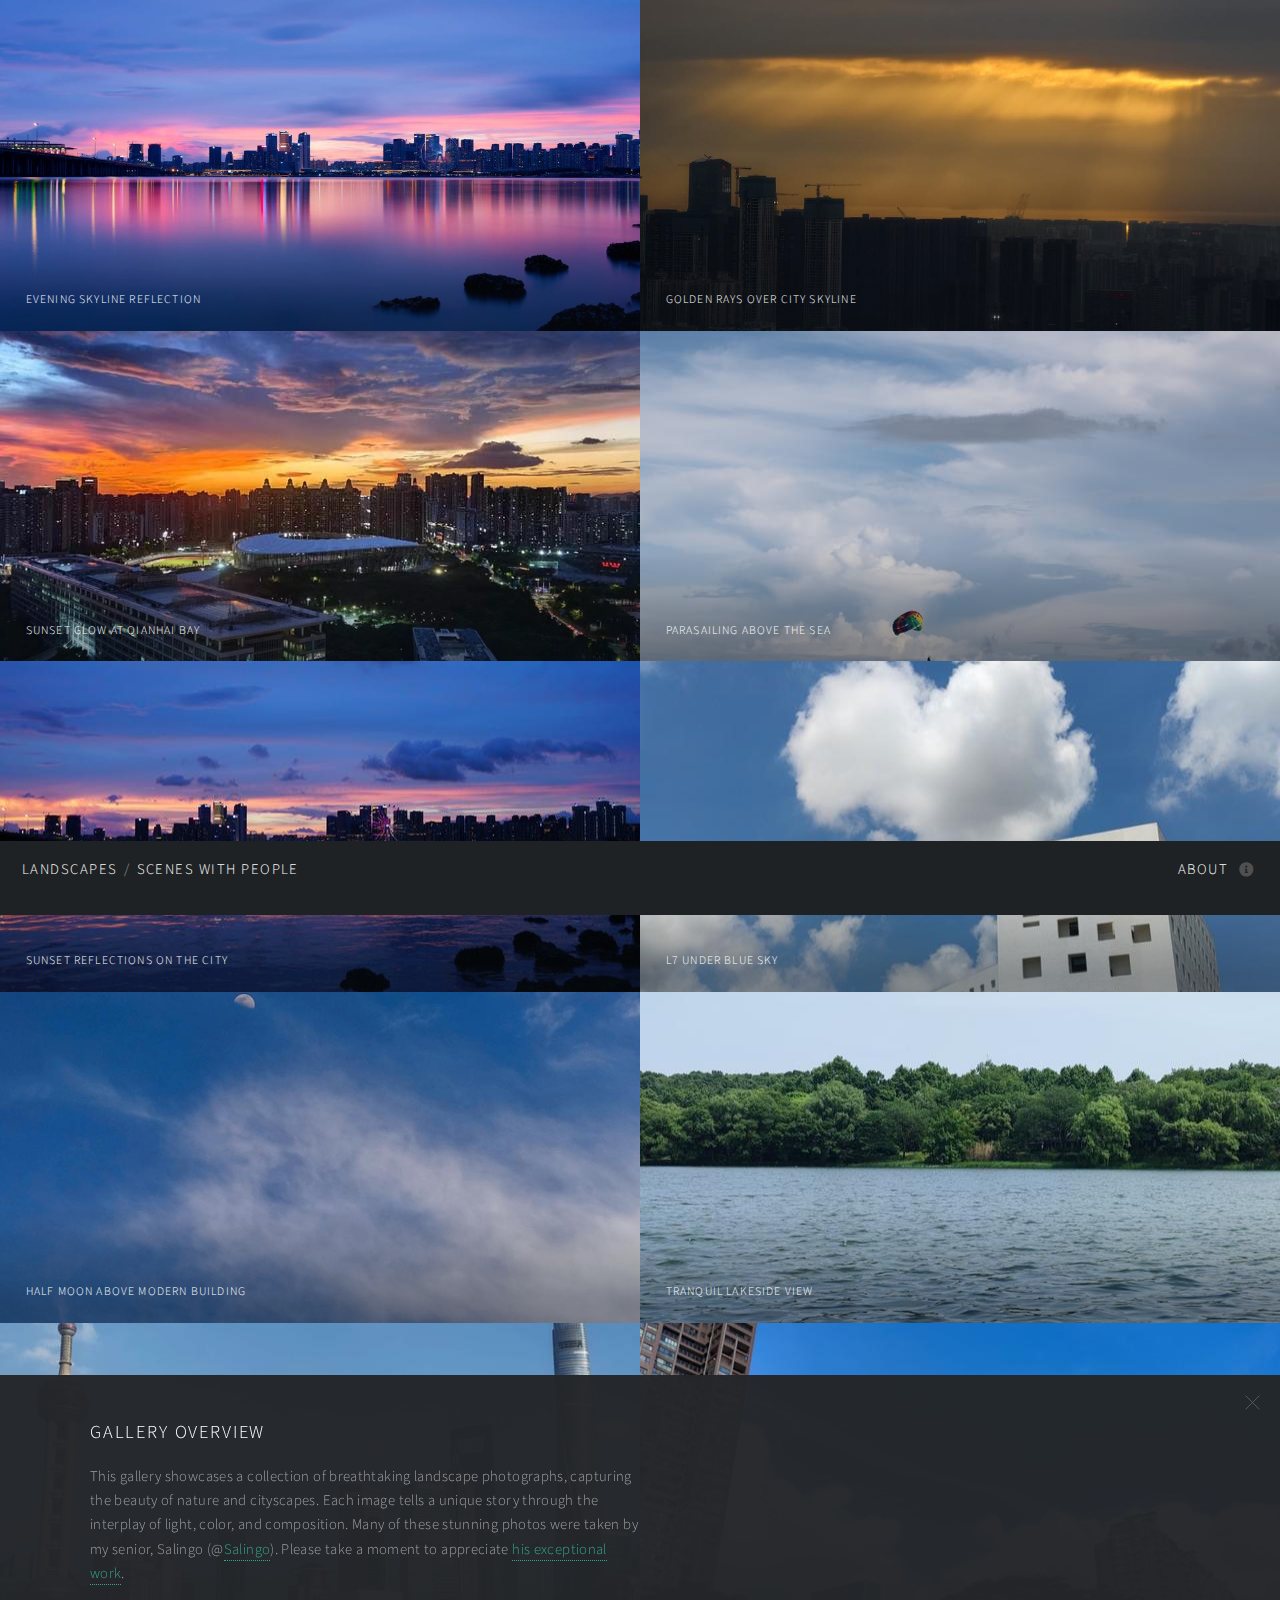
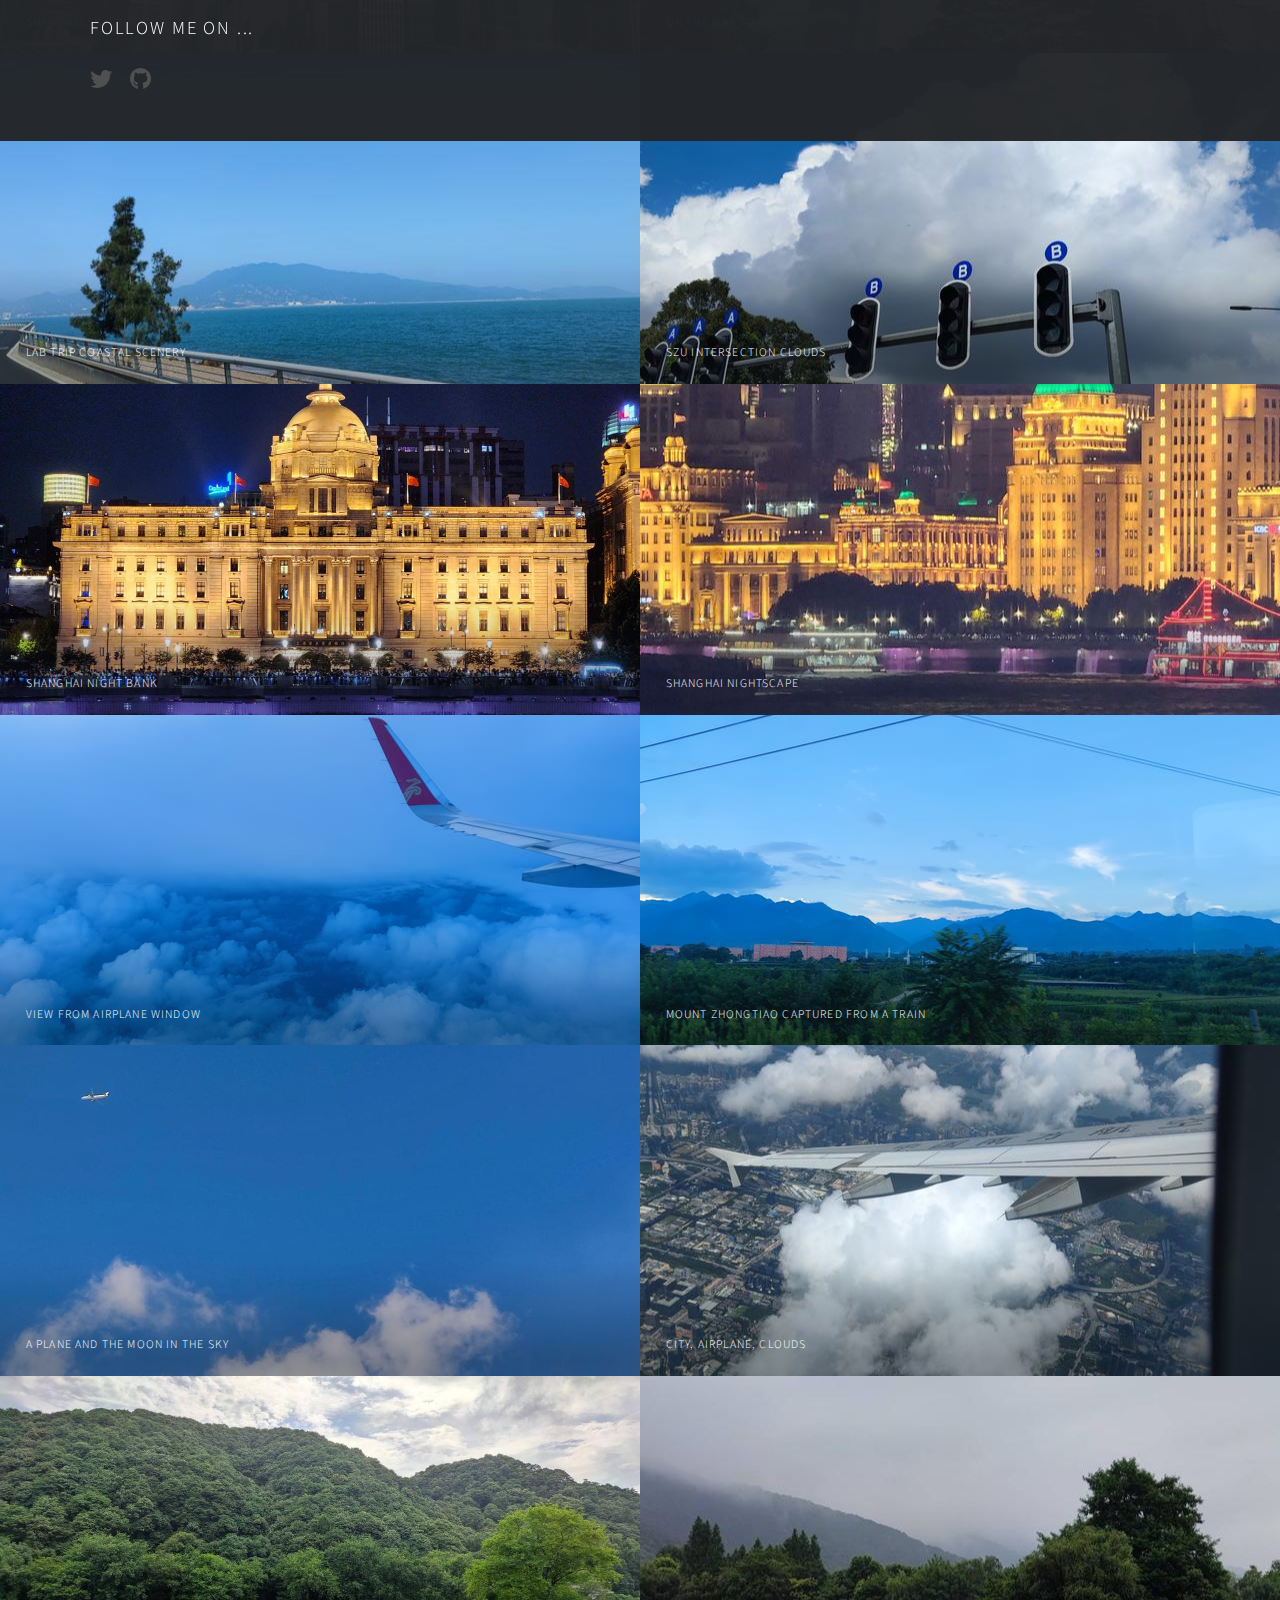
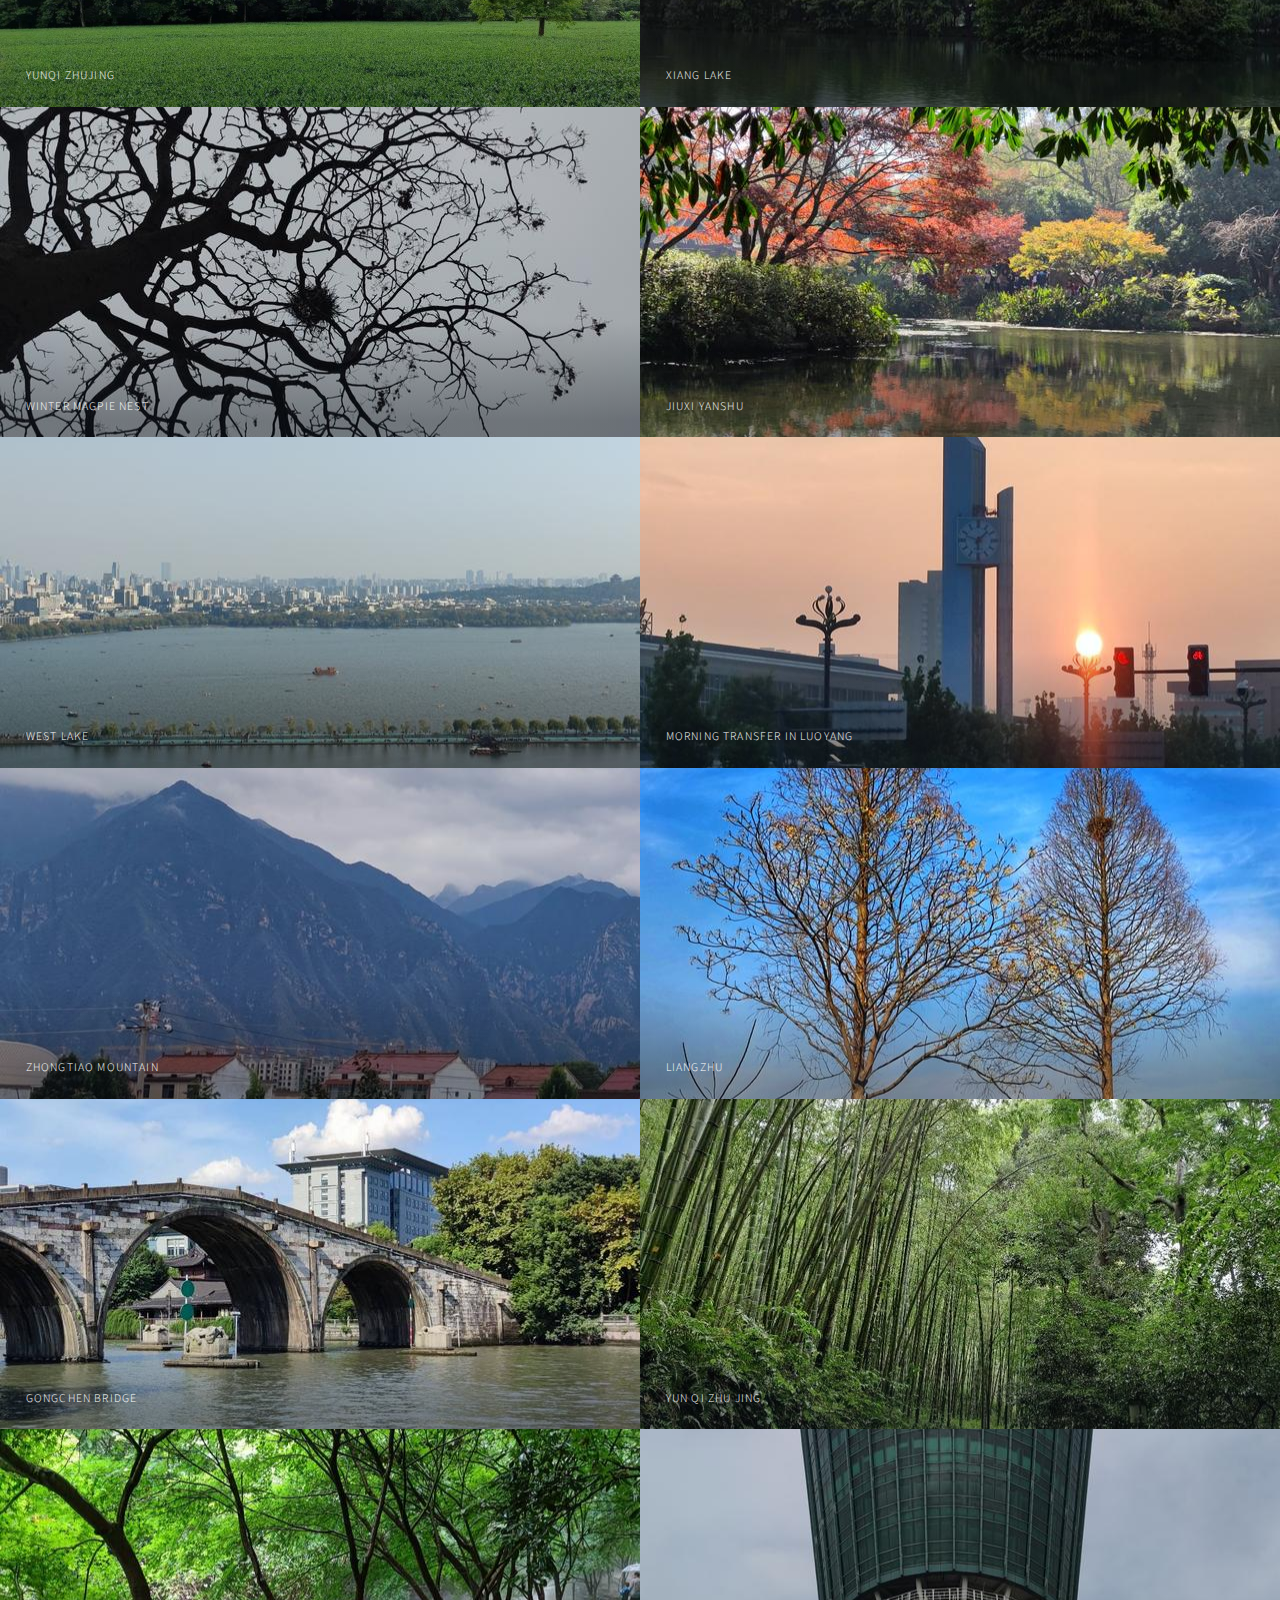
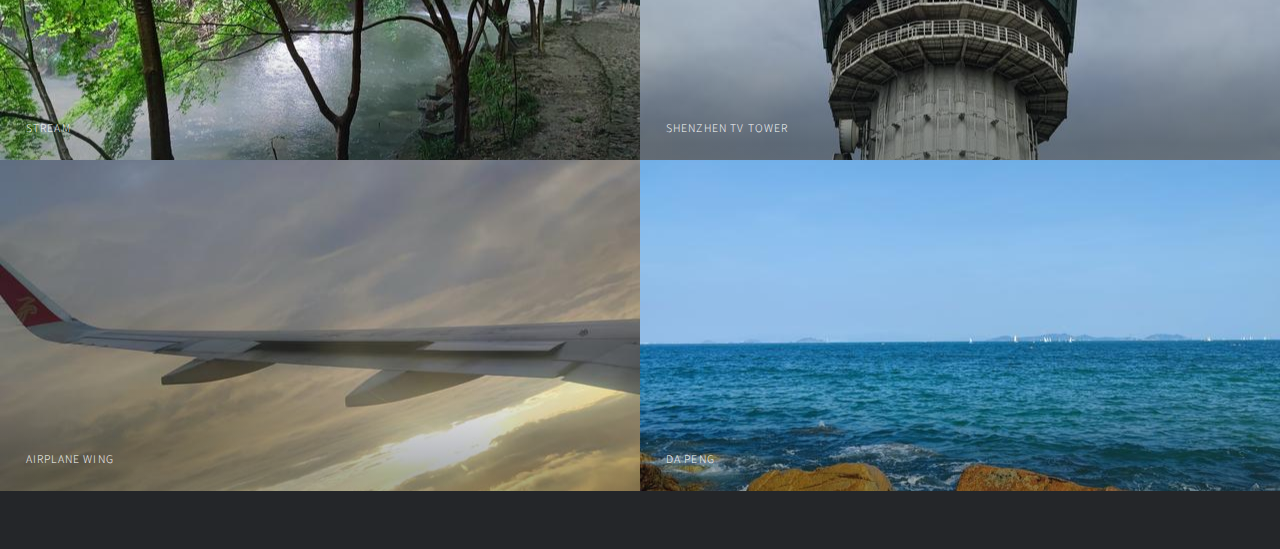
<file: gallery.html>
<!DOCTYPE HTML>
<html>
	<head>
		<title>Gallery</title>
		<meta charset="utf-8" />
		<meta name="viewport" content="width=device-width, initial-scale=1, user-scalable=no" />
		<link rel="stylesheet" href="assets/css/main.css" />
		<noscript><link rel="stylesheet" href="assets/css/noscript.css" /></noscript>
	</head>
	<body class="is-preload">

		<!-- Wrapper -->
			<div id="wrapper">

				<!-- Header -->
					<header id="header">
						<h1><a href="gallery.html"><strong>Landscapes</strong></a></h1> &nbsp;/&nbsp;
						<h1><a href="scenes_with_people.html"><strong>Scenes With People</strong></a></h1>
						<!-- <h1><a href="lab.html"><strong>Lab group photos</strong></a></h1> -->
						<nav>
							<ul>
								<li><a href="#footer" class="icon solid fa-info-circle">About</a></li>
							</ul>
						</nav>
					</header>

				<!-- Main -->
					<div id="main">
						<article class="thumb">
							<a href="images/fulls/landscapes/Evening_Skyline_Reflection.jpg" class="image"><img src="images/thumbs/landscapes/Evening_Skyline_Reflection.jpg" alt="" /></a>
							<h2>Evening Skyline Reflection</h2>
							<p>The evening sky's pink and blue hues interweave above the city skyline, perfectly mirrored in the calm waters below, by Salingo (@<a href="https://salingo.me/">Salingo</a>).</p>
						</article>
						<article class="thumb">
							<a href="images/fulls/landscapes/Golden_Rays_Over_City_Skyline.jpg" class="image"><img src="images/thumbs/landscapes/Golden_Rays_Over_City_Skyline.jpg" alt="" /></a>
							<h2>Golden Rays Over City Skyline</h2>
							<p>Golden rays pierce through thick clouds, casting a warm and ethereal glow over the city skyline, by Salingo (@<a href="https://salingo.me/">Salingo</a>).</p>
						</article>
						<article class="thumb">
							<a href="images/fulls/landscapes/Sunset_Glow_At_Qianhai_Bay.jpg" class="image"><img src="images/thumbs/landscapes/Sunset_Glow_At_Qianhai_Bay.jpg" alt="" /></a>
							<h2>Sunset Glow At Qianhai Bay</h2>
							<p>Sunset glow at Qianhai Bay, by Unknown.</p>
						</article>
						<article class="thumb">
							<a href="images/fulls/landscapes/Parasailing_Above_the_Sea.jpg" class="image"><img src="images/thumbs/landscapes/Parasailing_Above_the_Sea.jpg" alt="" /></a>
							<h2>Parasailing Above the Sea</h2>
							<p>In the fresh sea breeze, a visitor rides a colorful parasail, soaring between the azure sky and the glittering sea surface, by Yunshan.</p>
						</article>
						<article class="thumb">
							<a href="images/fulls/landscapes/Sunset_Reflections_on_the_City.jpg" class="image"><img src="images/thumbs/landscapes/Sunset_Reflections_on_the_City.jpg" alt="" /></a>
							<h2>Sunset Reflections on the City</h2>
							<p>The city skyline dazzles at sunset, with purple and orange hues reflected in the calm waters, enhanced by distant twinkling lights.</p>
						</article>
						<article class="thumb">
							<a href="images/fulls/landscapes/L7_Under_Blue_Sky.jpg" class="image"><img src="images/thumbs/landscapes/L7_Under_Blue_Sky.jpg" alt="" /></a>
							<h2>L7 Under Blue Sky</h2>
							<p>Against a blue sky and white clouds, the white L7 building with its unique square windows stands tall, showcasing modern architectural beauty.</p>
						</article>
						<article class="thumb">
							<a href="images/fulls/landscapes/Half_Moon_Above_Modern_Building.jpg" class="image"><img src="images/thumbs/landscapes/Half_Moon_Above_Modern_Building.jpg" alt="" /></a>
							<h2>Half Moon Above Modern Building</h2>
							<p>A modern building's top under a blue sky, with a half moon and light clouds creating a serene scene.</p>
						</article>
                        <article class="thumb">
							<a href="images/fulls/landscapes/Tranquil_Lakeside_View.jpg" class="image"><img src="images/thumbs/landscapes/Tranquil_Lakeside_View.jpg" alt="" /></a>
							<h2>Tranquil Lakeside View</h2>
							<p>A serene lake with dense green trees on the opposite shore under a clear sky, West Lake.</p>
						</article>
                        <article class="thumb">
							<a href="images/fulls/landscapes/Shanghai_Skyline.jpg" class="image"><img src="images/thumbs/landscapes/Shanghai_Skyline.jpg" alt="" /></a>
							<h2>Shanghai Skyline</h2>
							<p>Under a blue sky, Shanghai's skyline showcases the Oriental Pearl Tower and numerous skyscrapers along the quietly flowing Huangpu River.</p>
						</article>
                        <article class="thumb">
							<a href="images/fulls/landscapes/Sky_On_the_Way_to_Dinner.jpg" class="image"><img src="images/thumbs/landscapes/Sky_On_the_Way_to_Dinner.jpg" alt="" /></a>
							<h2>On the Way to Dinner</h2>
							<p>On the way to Xuefu Road for dinner, a casual snapshot.</p>
						</article>
                        <article class="thumb">
							<a href="images/fulls/landscapes/Lab_Trip_Coastal_Scenery_Nov2023.jpg" class="image"><img src="images/thumbs/landscapes/Lab_Trip_Coastal_Scenery_Nov2023.jpg" alt="" /></a>
							<h2>Lab Trip Coastal Scenery</h2>
							<p>During the lab trip in November 2023, we took a snapshot of the coastal scenery while riding the sightseeing bus.</p>
						</article>
                        <article class="thumb">
							<a href="images/fulls/landscapes/Shenzhen_University_Intersection_Clouds.jpg" class="image"><img src="images/thumbs/landscapes/Shenzhen_University_Intersection_Clouds.jpg" alt="" /></a>
							<h2>SZU Intersection Clouds</h2>
							<p>A casual snapshot of the clouds in the sky at the intersection of Shenzhen University.</p>
						</article>
                        <article class="thumb">
							<a href="images/fulls/landscapes/Shanghai_Night_Bank.jpg" class="image"><img src="images/thumbs/landscapes/Shanghai_Night_Bank.jpg" alt="" /></a>
							<h2>Shanghai Night Bank</h2>
							<p>During the CAD/CG conference in Shanghai, a nighttime photo of the bank taken from a boat, by Salingo (@<a href="https://salingo.me/">Salingo</a>).</p>
						</article>
                        <article class="thumb">
							<a href="images/fulls/landscapes/Shanghai_Nightscape.jpg" class="image"><img src="images/thumbs/landscapes/Shanghai_Nightscape.jpg" alt="" /></a>
							<h2>Shanghai Nightscape</h2>
							<p>A nighttime view of Shanghai's illuminated skyline from a boat, by Salingo (@<a href="https://salingo.me/">Salingo</a>).</p>
						</article>
                        <article class="thumb">
							<a href="images/fulls/landscapes/View_from_Airplane_Window.jpg" class="image"><img src="images/thumbs/landscapes/View_from_Airplane_Window.jpg" alt="" /></a>
							<h2>View from Airplane Window</h2>
							<p>This photo was taken from an airplane window, showing layers of white clouds against a light blue sky.</p>
						</article>
                        <article class="thumb">
							<a href="images/fulls/landscapes/Mount_Zhongtiao_from_Train.jpg" class="image"><img src="images/thumbs/landscapes/Mount_Zhongtiao_from_Train.jpg" alt="" /></a>
							<h2>Mount Zhongtiao captured from a train</h2>
							<!-- <p></p> -->
						</article>
                        <article class="thumb">
							<a href="images/fulls/landscapes/Plane_and_Moon_in_Sky.jpg" class="image"><img src="images/thumbs/landscapes/Plane_and_Moon_in_Sky.jpg" alt="" /></a>
							<h2>A plane and the moon in the sky</h2>
							<!-- <p></p> -->
						</article>
                        <article class="thumb">
							<a href="images/fulls/landscapes/Aerial_City_View_from_Airplane.jpg" class="image"><img src="images/thumbs/landscapes/Aerial_City_View_from_Airplane.jpg" alt="" /></a>
							<h2>city, airplane, clouds </h2>
							<p>Aerial view of a city through an airplane window, with clouds and the plane's wing visible.</p>
						</article>
                        <article class="thumb">
							<a href="images/fulls/landscapes/Yunqi_Zhujing_Entrance.jpg" class="image"><img src="images/thumbs/landscapes/Yunqi_Zhujing_Entrance.jpg" alt="" /></a>
							<h2>Yunqi Zhujing</h2>
							<p>This photo shows the entrance to Yunqi Zhujing, with tea trees in the foreground and forest-covered hills in the distance.</p>
						</article>
                        <article class="thumb">
							<a href="images/fulls/landscapes/Hangzhou_Xiang_Lake_After_Rain.jpg" class="image"><img src="images/thumbs/landscapes/Hangzhou_Xiang_Lake_After_Rain.jpg" alt="" /></a>
							<h2>Xiang Lake</h2>
							<p>Hangzhou Xiang Lake after the rain.</p>
						</article>
						<article class="thumb">
							<a href="images/fulls/landscapes/Winter_Magpie_Nest.jpg" class="image"><img src="images/thumbs/landscapes/Winter_Magpie_Nest.jpg" alt="" /></a>
							<h2>Winter Magpie Nest</h2>
							<p>Photographed in winter, a magpie's nest on a tree that is no longer there.</p>
						</article>
						<article class="thumb">
							<a href="images/fulls/landscapes/Autumn_Jiuxi_Yanshu_Hangzhou.jpg" class="image"><img src="images/thumbs/landscapes/Autumn_Jiuxi_Yanshu_Hangzhou.jpg" alt="" /></a>
							<h2>Jiuxi Yanshu</h2>
							<p>Autumn at Jiuxi Yanshu in Hangzhou.</p>
						</article>
						<article class="thumb">
							<a href="images/fulls/landscapes/Panoramic_View_West_Lake_Baoshi_Mountain.jpg" class="image"><img src="images/thumbs/landscapes/Panoramic_View_West_Lake_Baoshi_Mountain.jpg" alt="" /></a>
							<h2>West Lake</h2>
							<p>Panoramic view of West Lake taken from Baoshi Mountain.</p>
						</article>
						<article class="thumb">
							<a href="images/fulls/landscapes/Morning_Transfer_in_Luoyang.jpg" class="image"><img src="images/thumbs/landscapes/Morning_Transfer_in_Luoyang.jpg" alt="" /></a>
							<h2>Morning Transfer in Luoyang</h2>
							<p>This is my second time in Luoyang, but it's just a fleeting visit.</p>
						</article>
						<article class="thumb">
							<a href="images/fulls/landscapes/Distant_Zhongtiao_Mountain_Summer2023.jpg" class="image"><img src="images/thumbs/landscapes/Distant_Zhongtiao_Mountain_Summer2023.jpg" alt="" /></a>
							<h2>Zhongtiao Mountain</h2>
							<p>During the summer of 2023, gazing at the distant Zhongtiao Mountain.</p>
						</article>
						<article class="thumb">
							<a href="images/fulls/landscapes/Liangzhu_Ruins.jpeg" class="image"><img src="images/thumbs/landscapes/Liangzhu_Ruins.jpeg" alt="" /></a>
							<h2>Liangzhu</h2>
							<p>The Liangzhu Ruins in winter.</p>
						</article>
						<article class="thumb">
							<a href="images/fulls/landscapes/Gongchen_Bridge.jpg" class="image"><img src="images/thumbs/landscapes/Gongchen_Bridge.jpg" alt="" /></a>
							<h2>Gongchen Bridge</h2>
							<p>Hangzhou</p>
						</article>
						<article class="thumb">
							<a href="images/fulls/landscapes/Yun_Qi_Zhu_Jing.jpg" class="image"><img src="images/thumbs/landscapes/Yun_Qi_Zhu_Jing.jpg" alt="" /></a>
							<h2>Yun Qi Zhu Jing</h2>
							<p>Hangzhou</p>
						</article>
						<article class="thumb">
							<a href="images/fulls/landscapes/Stream_at_Yun_Qi_Zhu_Jing.jpg" class="image"><img src="images/thumbs/landscapes/Stream_at_Yun_Qi_Zhu_Jing.jpg" alt="" /></a>
							<h2>Stream</h2>
							<p>Hangzhou, Yun Qi Zhu Jing</p>
						</article>
						<article class="thumb">
							<a href="images/fulls/landscapes/Shenzhen_Wutong_Mountain_TV_Tower.jpg" class="image"><img src="images/thumbs/landscapes/Shenzhen_Wutong_Mountain_TV_Tower.jpg" alt="" /></a>
							<h2>Shenzhen TV Tower</h2>
							<p>Wutong Mountain TV Tower in Shenzhen.</p>
						</article>
						<article class="thumb">
							<a href="images/fulls/landscapes/Sunset_Airplane_Wing.jpg" class="image"><img src="images/thumbs/landscapes/Sunset_Airplane_Wing.jpg" alt="" /></a>
							<h2>Airplane Wing</h2>
							<p>The sunset through the clouds under the airplane wing.</p>
						</article>
						<article class="thumb">
							<a href="images/fulls/landscapes/Dapeng_Seaside.jpg" class="image"><img src="images/thumbs/landscapes/Dapeng_Seaside.jpg" alt="" /></a>
							<h2>Da Peng</h2>
							<p>November 2024, Shenzhen.</p>
						</article>
						
					</div>

				<!-- Footer -->
					<footer id="footer" class="panel">
						<div class="inner split">
							<div>
								<section>
									<h2>Gallery Overview</h2>
									<p>This gallery showcases a collection of breathtaking landscape photographs, capturing the beauty of nature and cityscapes. Each image tells a unique story through the interplay of light, color, and composition. Many of these stunning photos were taken by my senior, Salingo (@<a href="https://salingo.me/">Salingo</a>). Please take a moment to appreciate <a href="https://500px.com/p/salingo?view=photos">his exceptional work</a>. </p>
								</section>
								<section>
									<h2>Follow me on ...</h2>
									<ul class="icons">
										<li><a href="https://twitter.com/qixuema" class="icon brands fa-twitter"><span class="label">Twitter</span></a></li>
										<li><a href="https://github.com/qixuema/" class="icon brands fa-github"><span class="label">GitHub</span></a></li>
									</ul>
								</section>
							</div>
						</div>
					</footer>

			</div>

		<!-- Scripts -->
			<script src="assets/js/jquery.min.js"></script>
			<script src="assets/js/jquery.poptrox.min.js"></script>
			<script src="assets/js/browser.min.js"></script>
			<script src="assets/js/breakpoints.min.js"></script>
			<script src="assets/js/util.js"></script>
			<script src="assets/js/main.js"></script>

	</body>
</html>
</file>
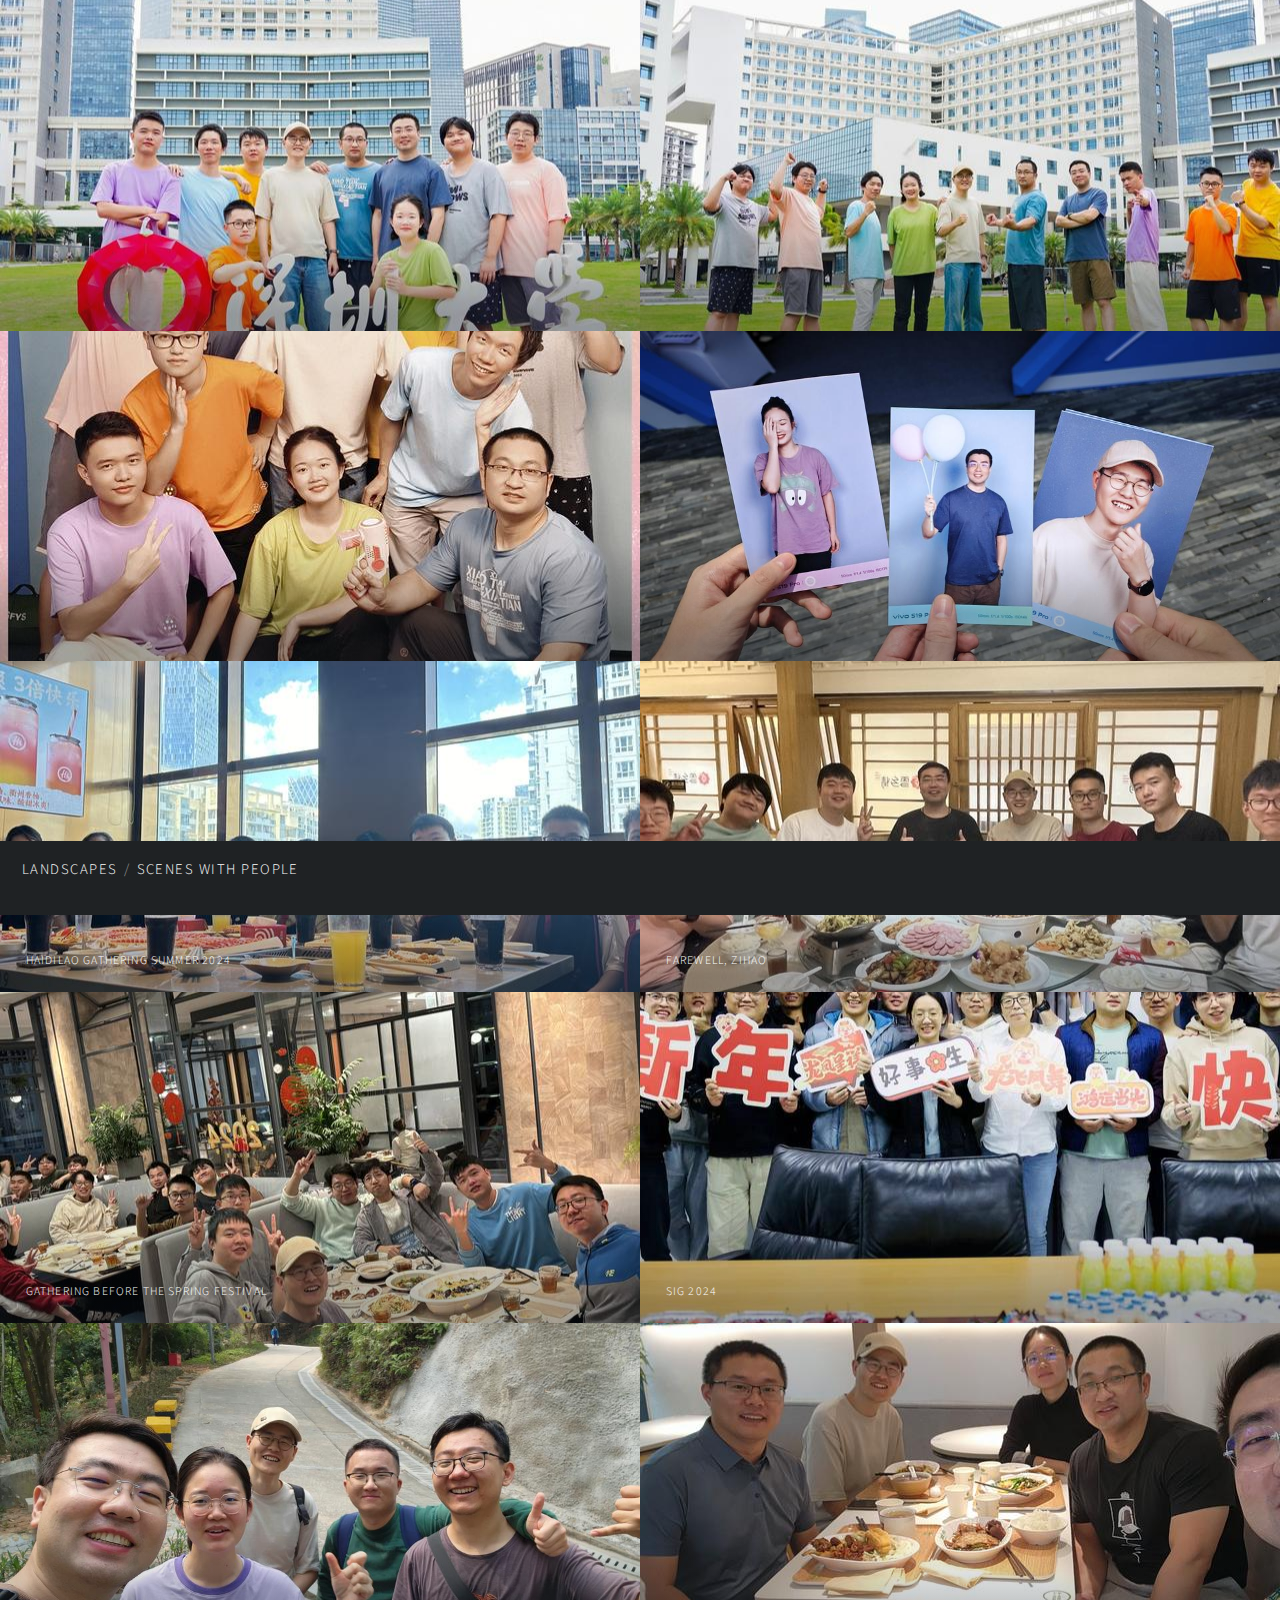
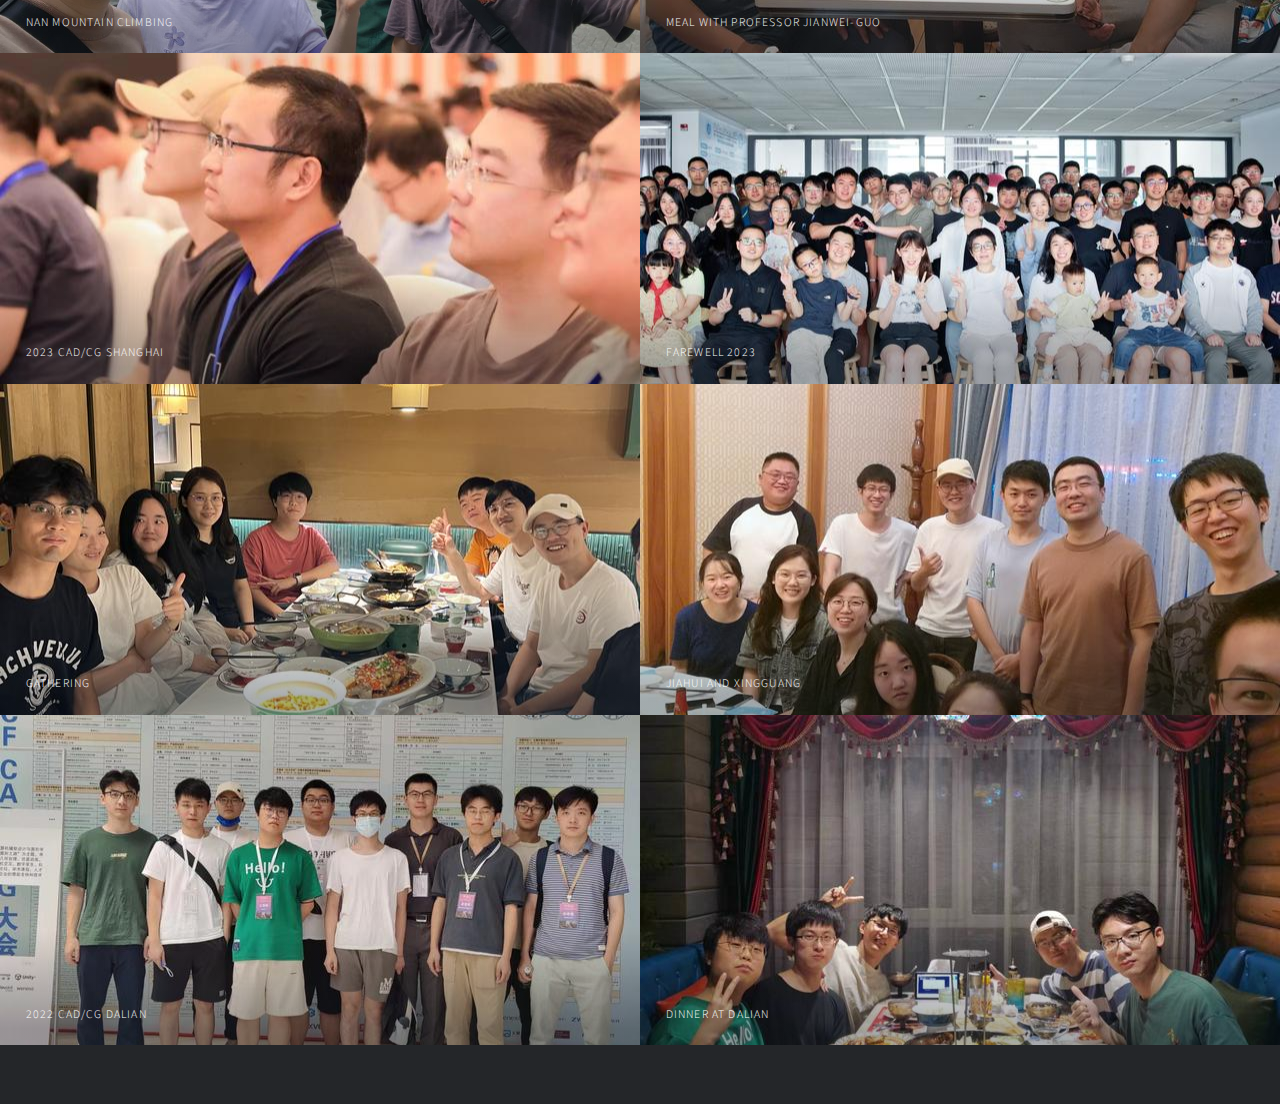
<file: lab.html>
<!DOCTYPE HTML>
<html>
	<head>
		<title>Lab Group Photo Shenzhen University</title>
		<meta charset="utf-8" />
		<meta name="viewport" content="width=device-width, initial-scale=1, user-scalable=no" />
		<link rel="stylesheet" href="assets/css/main.css" />
		<noscript><link rel="stylesheet" href="assets/css/noscript.css" /></noscript>
	</head>
	<body class="is-preload">

		<!-- Wrapper -->
			<div id="wrapper">
				
				<!-- Header -->

				<header id="header">
					<h1><a href="gallery.html"><strong>Landscapes</strong></a></h1> &nbsp;/&nbsp;
					<h1><a href="scenes_with_people.html"><strong>Scenes With People</strong></a></h1>
					<!-- <h1><a href="lab.html"><strong>Lab group photos</strong></a></h1> -->
				</header>

				<!-- Main -->
					<div id="main">
						<article class="thumb">
							<a href="images/fulls/lab_group_photos/Lab_Group_Photo_Shenzhen_University_1.jpeg" class="image"><img src="images/thumbs/lab_group_photos/Lab_Group_Photo_Shenzhen_University_1.jpeg" alt="" /></a>
							<!-- <h2>Lab Group Photo Shenzhen University</h2> -->
							<p></p>
						</article>
						<article class="thumb">
							<a href="images/fulls/lab_group_photos/Lab_Group_Photo_Shenzhen_University_2.jpeg" class="image"><img src="images/thumbs/lab_group_photos/Lab_Group_Photo_Shenzhen_University_2.jpeg" alt="" /></a>
							<!-- <h2>Lab Group Photo Shenzhen University</h2> -->
							<p></p>
						</article>
						<article class="thumb">
							<a href="images/fulls/lab_group_photos/Lab_Group_Photo_Shenzhen_University_3.jpg" class="image"><img src="images/thumbs/lab_group_photos/Lab_Group_Photo_Shenzhen_University_3.jpg" alt="" /></a>
							<!-- <h2>Lab Group Photo Shenzhen University</h2> -->
							<p></p>
						</article>
						<article class="thumb">
							<a href="images/fulls/lab_group_photos/Lab_Group_Photo_Shenzhen_University_4.jpg" class="image"><img src="images/thumbs/lab_group_photos/Lab_Group_Photo_Shenzhen_University_4.jpg" alt="" /></a>
							<!-- <h2>Lab Group Photo Shenzhen University</h2> -->
							<p></p>
						</article>
						<article class="thumb">
							<a href="images/fulls/lab_group_photos/Haidilao_Gathering_Summer2024.jpg" class="image"><img src="images/thumbs/lab_group_photos/Haidilao_Gathering_Summer2024.jpg" alt="" /></a>
							<h2>Haidilao Gathering Summer 2024</h2>
							<p>Before the summer vacation in 2024, we had a gathering at Haidilao.</p>
						</article>
						<article class="thumb">
							<a href="images/fulls/lab_group_photos/Farewell_Zihao.jpg" class="image"><img src="images/thumbs/lab_group_photos/Farewell_Zihao.jpg" alt="" /></a>
							<h2>Farewell, Zihao</h2>
							<!-- <p></p> -->
						</article>
						<article class="thumb">
							<a href="images/fulls/lab_group_photos/A_Gathering_Before_the_Spring_Festival.jpg" class="image"><img src="images/thumbs/lab_group_photos/A_Gathering_Before_the_Spring_Festival.jpg" alt="" /></a>
							<h2>Gathering Before the Spring Festival</h2>
						</article>
						<article class="thumb">
							<a href="images/fulls/lab_group_photos/SIG_2024.jpg" class="image"><img src="images/thumbs/lab_group_photos/SIG_2024.jpg" alt="" /></a>
							<h2>SIG 2024</h2>
						</article>
						<article class="thumb">
							<a href="images/fulls/lab_group_photos/Spring_Mountain_Climbing.jpg" class="image"><img src="images/thumbs/lab_group_photos/Spring_Mountain_Climbing.jpg" alt="" /></a>
							<h2>Nan Mountain Climbing</h2>
						</article>
						<article class="thumb">
							<a href="images/fulls/lab_group_photos/Meal_with_Professor_Jianwei-Guo.jpg" class="image"><img src="images/thumbs/lab_group_photos/Meal_with_Professor_Jianwei-Guo.jpg" alt="" /></a>
							<h2>Meal with Professor Jianwei-Guo</h2>
							<p>Having a meal with Prof. Jianwei Guo at Xiao Nv Dang Jia</p>	
						</article>
						<article class="thumb">
							<a href="images/fulls/lab_group_photos/Shanghai_CADCG_Conference_2023.jpg" class="image"><img src="images/thumbs/lab_group_photos/Shanghai_CADCG_Conference_2023.jpg" alt="" /></a>
							<h2>2023 CAD/CG Shanghai</h2>
							<p>Listening to presentations with senior colleagues at the 2023 CAD/CG conference in Shanghai.</p>
						</article>
						<article class="thumb">
							<a href="images/fulls/lab_group_photos/Summer_2023_Graduates_Farewell.jpg" class="image"><img src="images/thumbs/lab_group_photos/Summer_2023_Graduates_Farewell.jpg" alt="" /></a>
							<h2>Farewell 2023</h2>
							<p>Summer 2023 farewell for graduates.</p>
						</article>
						<article class="thumb">
							<a href="images/fulls/lab_group_photos/A_Gathering_2023Summer.jpg" class="image"><img src="images/thumbs/lab_group_photos/A_Gathering_2023Summer.jpg" alt="" /></a>
							<h2>gathering</h2>
							<p>Summer 2023.</p>
						</article>
						<article class="thumb">
							<a href="images/fulls/lab_group_photos/Farewell_Dinner_for_Jiahui_and_Xingguang.jpg" class="image"><img src="images/thumbs/lab_group_photos/Farewell_Dinner_for_Jiahui_and_Xingguang.jpg" alt="" /></a>
							<h2>Jiahui and Xingguang</h2>
							<p>Farewell dinner for Jiahui and Xingguang.</p>
						</article>
						<article class="thumb">
							<a href="images/fulls/lab_group_photos/Dalian_CADCG_Conference_2022.jpg" class="image"><img src="images/thumbs/lab_group_photos/Dalian_CADCG_Conference_2022.jpg" alt="" /></a>
							<h2>2022 CAD/CG Dalian</h2>
							<p>Group photo at the 2022 CAD/CG conference in Dalian.</p>
						</article>
						<article class="thumb">
							<a href="images/fulls/lab_group_photos/Dinner_At_Dalian.jpg" class="image"><img src="images/thumbs/lab_group_photos/Dinner_At_Dalian.jpg" alt="" /></a>
							<h2>Dinner At Dalian</h2>
						</article>
					</div>

			</div>

		<!-- Scripts -->
			<script src="assets/js/jquery.min.js"></script>
			<script src="assets/js/jquery.poptrox.min.js"></script>
			<script src="assets/js/browser.min.js"></script>
			<script src="assets/js/breakpoints.min.js"></script>
			<script src="assets/js/util.js"></script>
			<script src="assets/js/main.js"></script>

	</body>
</html>
</file>
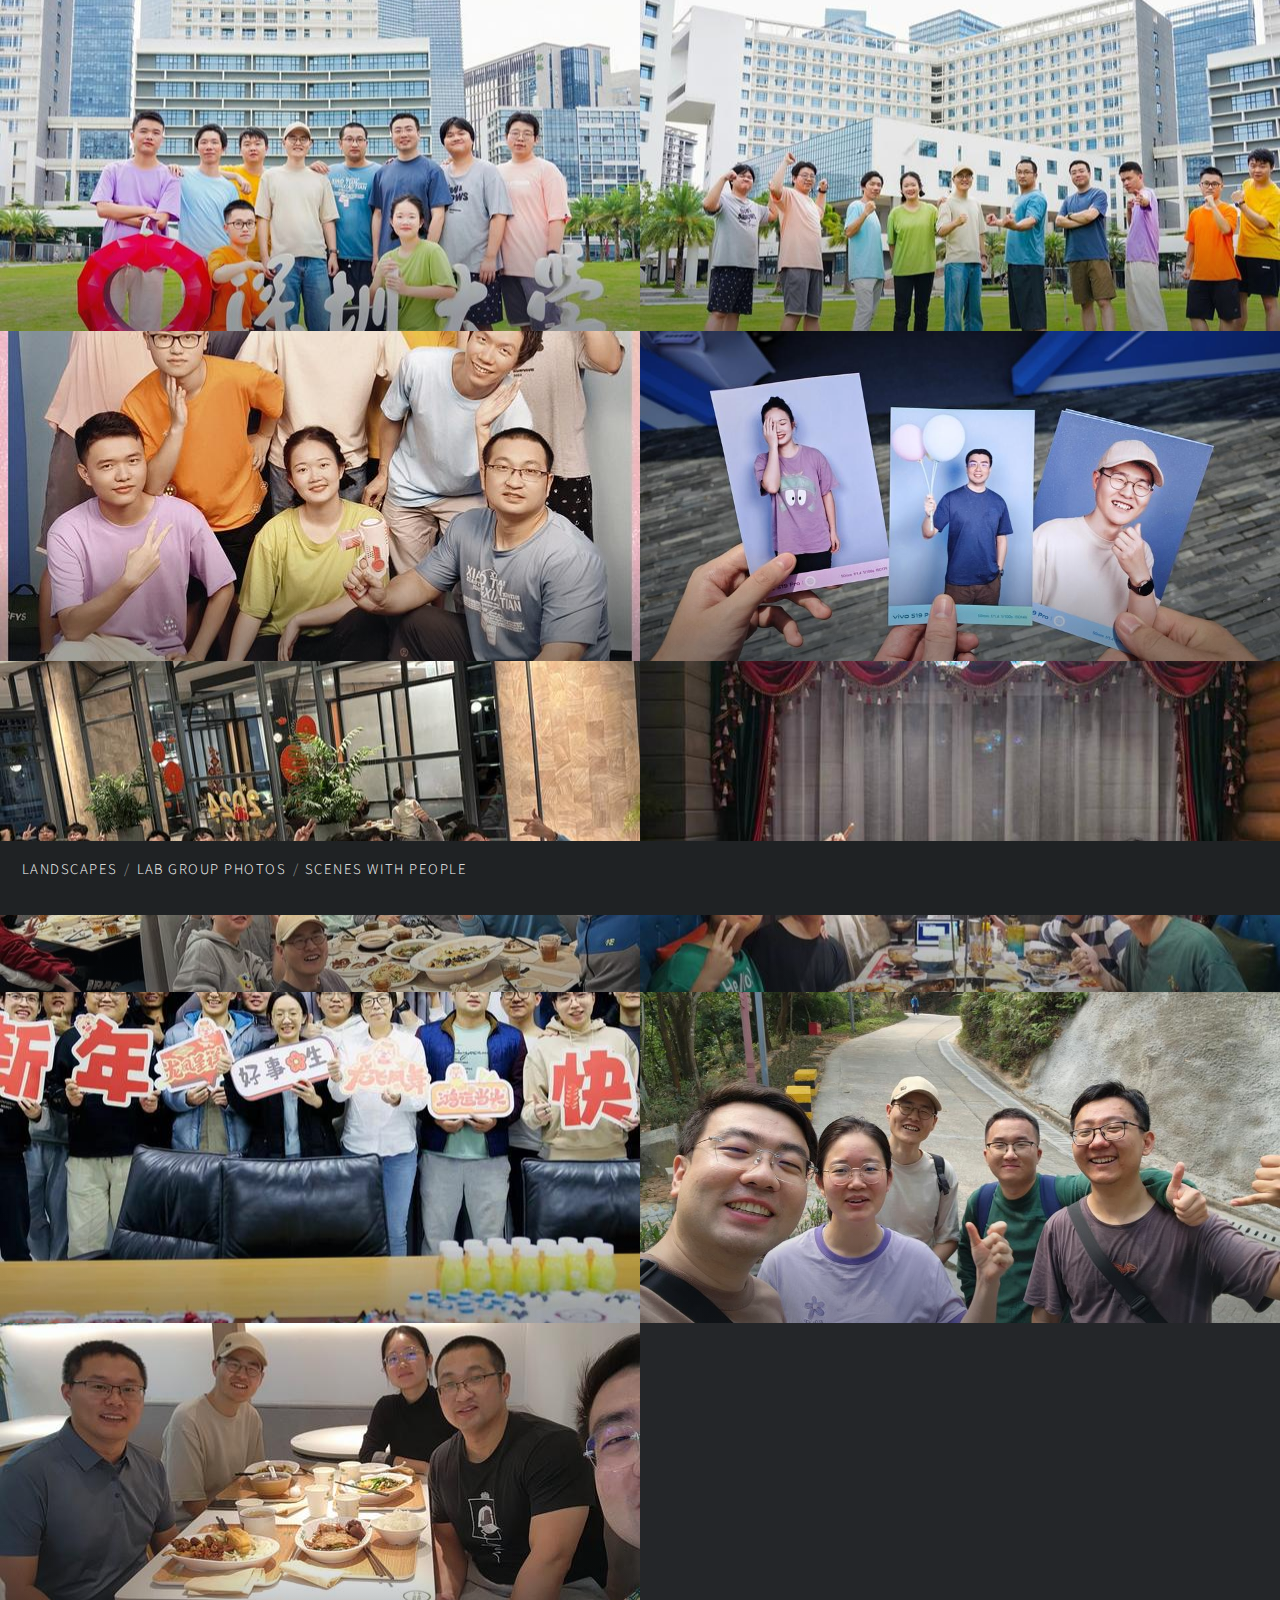
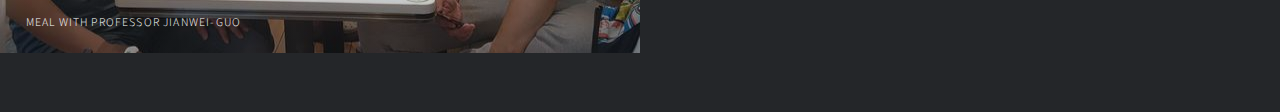
<file: lab_group_photos.html>
<!DOCTYPE HTML>
<html>
	<head>
		<title>Lab Group Photo Shenzhen University</title>
		<meta charset="utf-8" />
		<meta name="viewport" content="width=device-width, initial-scale=1, user-scalable=no" />
		<link rel="stylesheet" href="assets/css/main.css" />
		<noscript><link rel="stylesheet" href="assets/css/noscript.css" /></noscript>
	</head>
	<body class="is-preload">

		<!-- Wrapper -->
			<div id="wrapper">
				
				<!-- Header -->

				<header id="header">
					<h1><a href="gallery.html"><strong>Landscapes</strong></a></h1> &nbsp;/&nbsp;
					<h1><a href="lab_group_photos.html"><strong>Lab group photos</strong></a></h1> &nbsp;/&nbsp;
					<h1><a href="scenes_with_people.html"><strong>Scenes With People</strong></a></h1>
				</header>

				<!-- Main -->
					<div id="main">
						<article class="thumb">
							<a href="images/fulls/lab_group_photos/Lab_Group_Photo_Shenzhen_University_1.jpeg" class="image"><img src="images/thumbs/lab_group_photos/Lab_Group_Photo_Shenzhen_University_1.jpeg" alt="" /></a>
							<!-- <h2>Lab Group Photo Shenzhen University</h2> -->
							<p></p>
						</article>
						<article class="thumb">
							<a href="images/fulls/lab_group_photos/Lab_Group_Photo_Shenzhen_University_2.jpeg" class="image"><img src="images/thumbs/lab_group_photos/Lab_Group_Photo_Shenzhen_University_2.jpeg" alt="" /></a>
							<!-- <h2>Lab Group Photo Shenzhen University</h2> -->
							<p></p>
						</article>
						<article class="thumb">
							<a href="images/fulls/lab_group_photos/Lab_Group_Photo_Shenzhen_University_3.jpg" class="image"><img src="images/thumbs/lab_group_photos/Lab_Group_Photo_Shenzhen_University_3.jpg" alt="" /></a>
							<!-- <h2>Lab Group Photo Shenzhen University</h2> -->
							<p></p>
						</article>
						<article class="thumb">
							<a href="images/fulls/lab_group_photos/Lab_Group_Photo_Shenzhen_University_4.jpg" class="image"><img src="images/thumbs/lab_group_photos/Lab_Group_Photo_Shenzhen_University_4.jpg" alt="" /></a>
							<!-- <h2>Lab Group Photo Shenzhen University</h2> -->
							<p></p>
						</article>
						<article class="thumb">
							<a href="images/fulls/lab_group_photos/A_Gathering_Before_the_Spring_Festival.jpg" class="image"><img src="images/thumbs/lab_group_photos/A_Gathering_Before_the_Spring_Festival.jpg" alt="" /></a>
						</article>
						<article class="thumb">
							<a href="images/fulls/lab_group_photos/Dinner_At_Dalian.jpg" class="image"><img src="images/thumbs/lab_group_photos/Dinner_At_Dalian.jpg" alt="" /></a>
						</article>
						<article class="thumb">
							<a href="images/fulls/lab_group_photos/SIG_2024.jpg" class="image"><img src="images/thumbs/lab_group_photos/SIG_2024.jpg" alt="" /></a>
						</article>
						<article class="thumb">
							<a href="images/fulls/lab_group_photos/Spring_Mountain_Climbing.jpg" class="image"><img src="images/thumbs/lab_group_photos/Spring_Mountain_Climbing.jpg" alt="" /></a>
						</article>
						<article class="thumb">
							<a href="images/fulls/lab_group_photos/Meal_with_Professor_Jianwei-Guo.jpg" class="image"><img src="images/thumbs/lab_group_photos/Meal_with_Professor_Jianwei-Guo.jpg" alt="" /></a>
							<h2>Meal with Professor Jianwei-Guo</h2>
							<p>Having a meal with Prof. Jianwei Guo at Xiao Nv Dang Jia</p>	
						</article>
					</div>

			</div>

		<!-- Scripts -->
			<script src="assets/js/jquery.min.js"></script>
			<script src="assets/js/jquery.poptrox.min.js"></script>
			<script src="assets/js/browser.min.js"></script>
			<script src="assets/js/breakpoints.min.js"></script>
			<script src="assets/js/util.js"></script>
			<script src="assets/js/main.js"></script>

	</body>
</html>
</file>
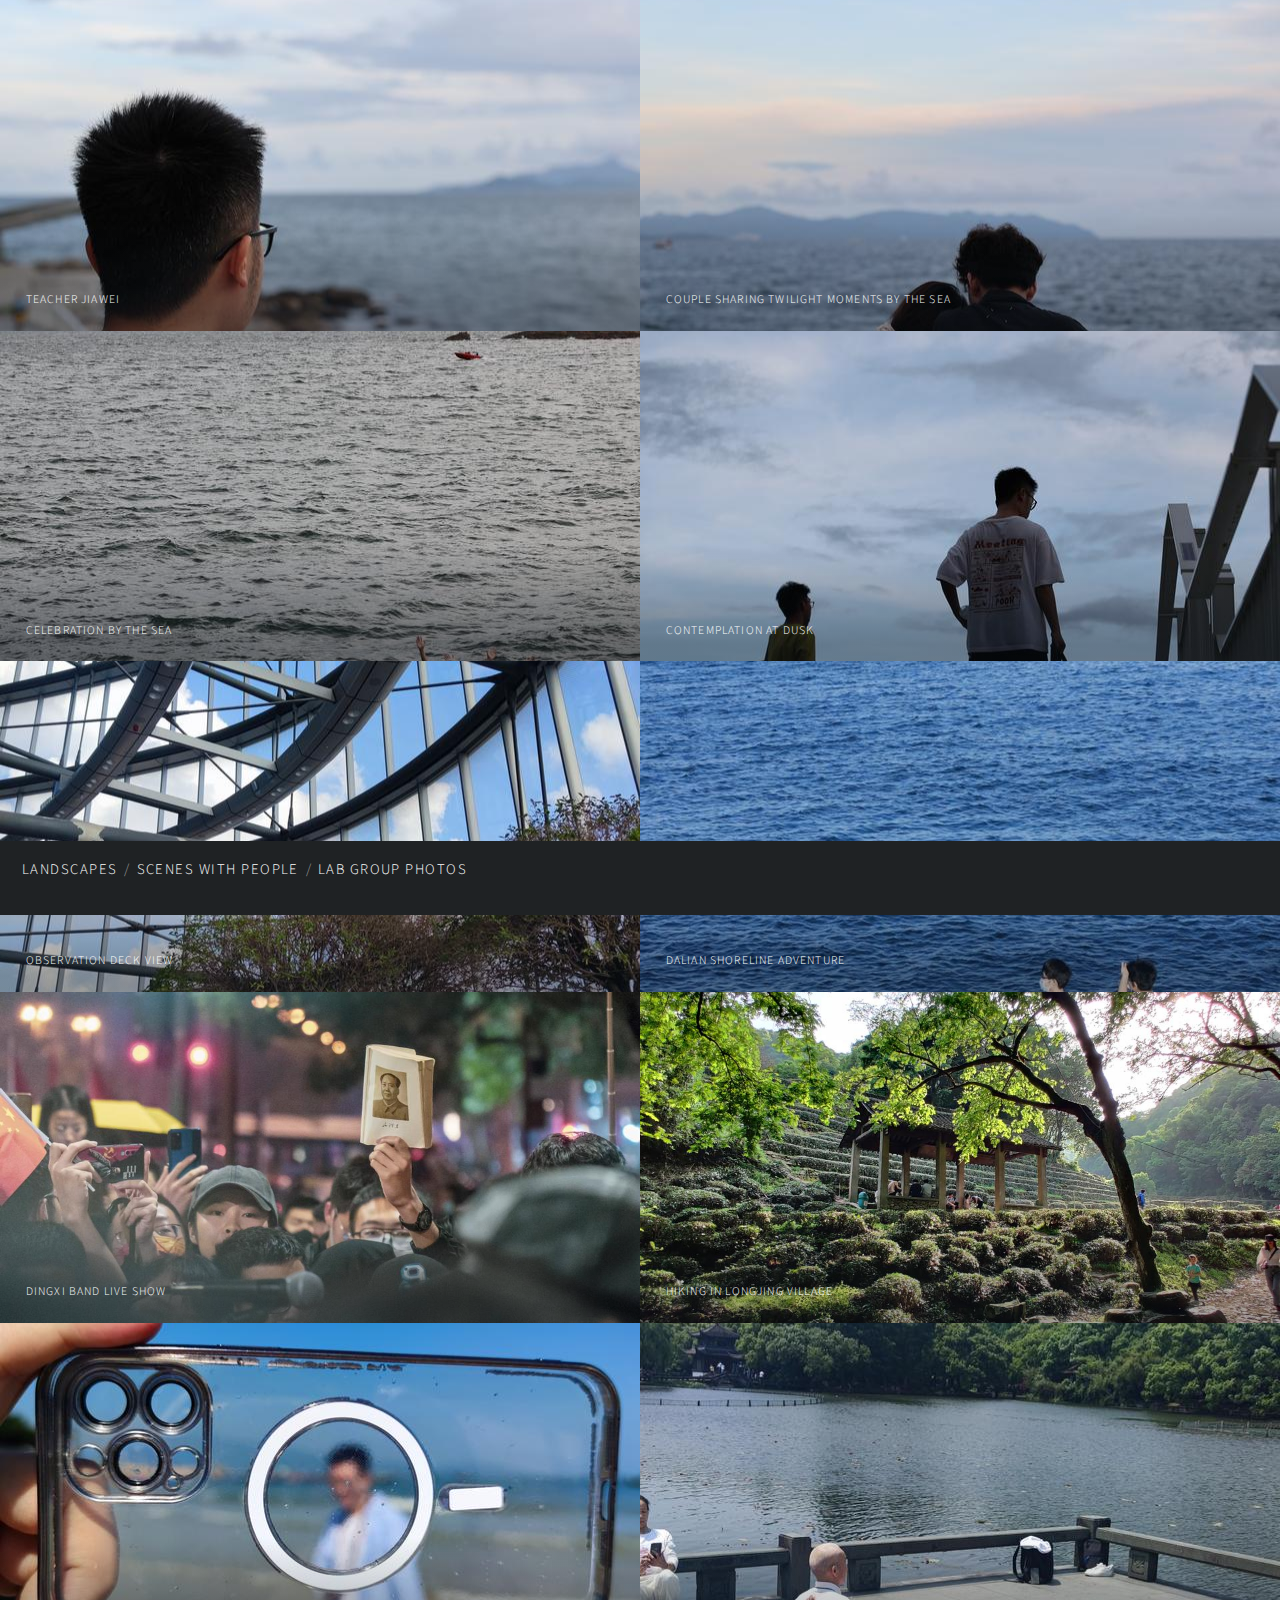
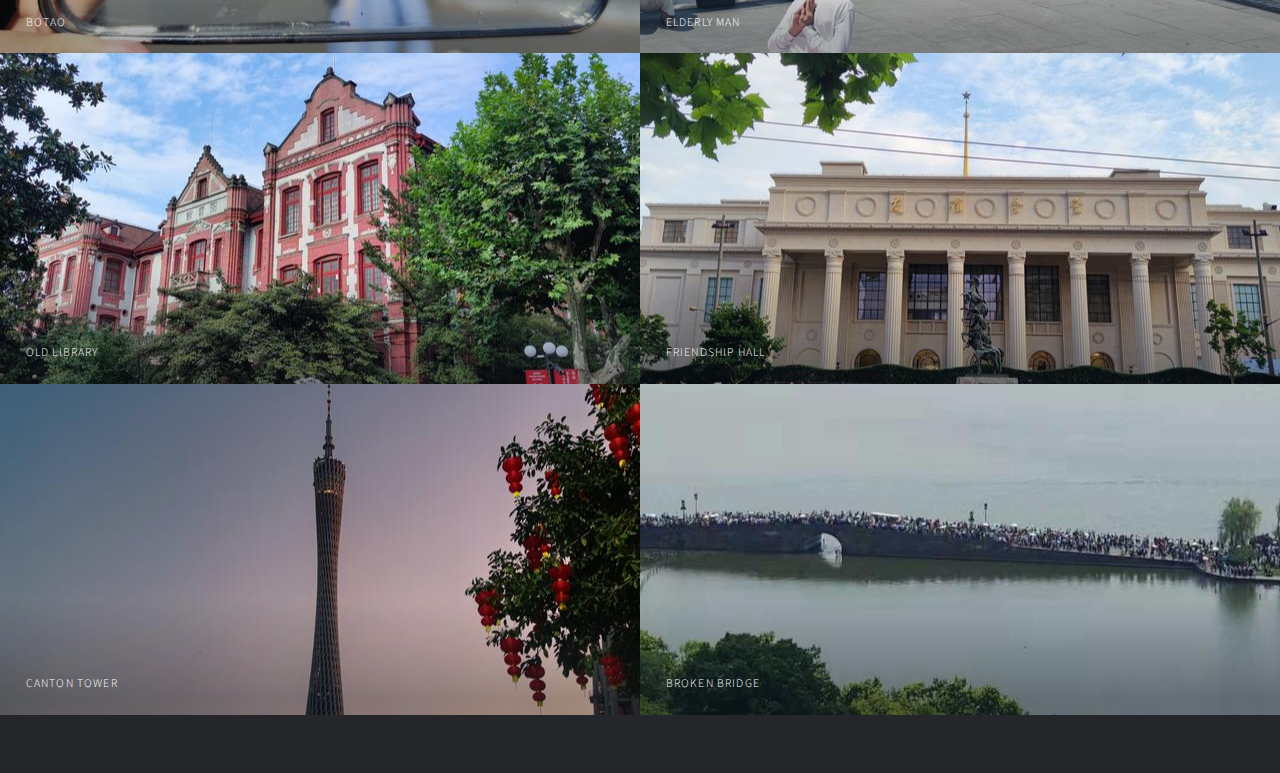
<file: scenes_with_people.html>
<!DOCTYPE HTML>
<html>
	<head>
		<title>Scenes With People</title>
		<meta charset="utf-8" />
		<meta name="viewport" content="width=device-width, initial-scale=1, user-scalable=no" />
		<link rel="stylesheet" href="assets/css/main.css" />
		<noscript><link rel="stylesheet" href="assets/css/noscript.css" /></noscript>
	</head>
	<body class="is-preload">

		<!-- Wrapper -->
			<div id="wrapper">
				<!-- Header -->
				<header id="header">
					<h1><a href="gallery.html"><strong>Landscapes</strong></a></h1> &nbsp;/&nbsp;
					<h1><a href="scenes_with_people.html"><strong>Scenes With People</strong></a></h1> &nbsp;/&nbsp;
					<h1><a href="lab_group_photos.html"><strong>Lab group photos</strong></a></h1>
				</header>

				<!-- Main -->
					<div id="main">
						<article class="thumb">
							<a href="images/fulls/scenes_with_peple/Jiawei.jpg" class="image"><img src="images/thumbs/scenes_with_peple/Jiawei.jpg" alt="" /></a>
							<h2>Teacher Jiawei</h2>
							<p>Teacher Jiawei at Dameisha Beachfront Promenade.</p>
						</article>
						<article class="thumb">
							<a href="images/fulls/scenes_with_peple/Couple_Sharing_Twilight_Moments_by_the_Sea.jpg" class="image"><img src="images/thumbs/scenes_with_peple/Couple_Sharing_Twilight_Moments_by_the_Sea.jpg" alt="" /></a>
							<h2>Couple Sharing Twilight Moments by the Sea</h2>
							<p>A couple enjoys a quiet moment by the sea at dusk, with gentle ripples on the water and the sunset coloring the distant clouds.</p>
						</article>
						<article class="thumb">
							<a href="images/fulls/scenes_with_peple/Celebration_by_the_Sea.jpg" class="image"><img src="images/thumbs/scenes_with_peple/Celebration_by_the_Sea.jpg" alt="" /></a>
							<h2>Celebration by the Sea</h2>
							<p>Two friends stand on rocks, facing the rolling waves of the sea, raising their hands in celebration against the vast seascape. Distant mountains and a small island outline a beautiful horizon, by Yunshan.</p>
						</article>
						<article class="thumb">
							<a href="images/fulls/scenes_with_peple/Contemplation_at_Dusk.jpg" class="image"><img src="images/thumbs/scenes_with_peple/Contemplation_at_Dusk.jpg" alt="" /></a>
							<h2>Contemplation at Dusk</h2>
							<p>In the backlit dusk, two young men stand on a bridge facing the sky, seemingly observing or waiting for something. The faint clouds and vast sky add a serene and profound feel to the moment.</p>
						</article>
						<article class="thumb">
							<a href="images/fulls/scenes_with_peple/Observation_Deck_View.jpg" class="image"><img src="images/thumbs/scenes_with_peple/Observation_Deck_View.jpg" alt="" /></a>
							<h2>Observation Deck View</h2>
							<p>On the observation deck of a high-rise, large glass windows reveal the blue sky and clouds, with people bustling around and uniquely twisted trees adding a touch of nature.</p>
						</article>
						<article class="thumb">
							<a href="images/fulls/scenes_with_peple/Dalian_Shoreline_Adventure.jpg" class="image"><img src="images/thumbs/scenes_with_peple/Dalian_Shoreline_Adventure.jpg" alt="" /></a>
							<h2>Dalian Shoreline Adventure</h2>
							<p>With classmates from the lab by the seaside in Dalian.</p>
						</article>
						<article class="thumb">
							<a href="images/fulls/scenes_with_peple/Dingxi_Band_Live_Show.jpg" class="image"><img src="images/thumbs/scenes_with_peple/Dingxi_Band_Live_Show.jpg" alt="" /></a>
							<h2>Dingxi Band Live Show</h2>
							<!-- <p> description </p> -->
						</article>
						<article class="thumb">
							<a href="images/fulls/scenes_with_peple/Hiking_in_Longjing_Village.jpg" class="image"><img src="images/thumbs/scenes_with_peple/Hiking_in_Longjing_Village.jpg" alt="" /></a>
							<h2>Hiking in Longjing Village</h2>
						</article>
						<!-- <article class="thumb">
							<a href="images/fulls/scenes_with_peple/photo.jpg" class="image"><img src="images/thumbs/scenes_with_peple/photo.jpg" alt="" /></a>
							<h2>title</h2>
							<p>description</p>
						</article> -->
						<article class="thumb">
							<a href="images/fulls/scenes_with_peple/Baotao_At_Dapeng.jpg" class="image"><img src="images/thumbs/scenes_with_peple/Baotao_At_Dapeng.jpg" alt="" /></a>
							<h2>Botao</h2>
							<p>Creative shot using a phone case to frame Botao walking on the beach.</p>
						</article>
						<article class="thumb">
							<a href="images/fulls/scenes_with_peple/Yoga_at_West_Lake.jpg" class="image"><img src="images/thumbs/scenes_with_peple/Yoga_at_West_Lake.jpg" alt="" /></a>
							<h2>elderly man</h2>
							<p>An elderly man is practicing yoga by West Lake.</p>
						</article>
						<article class="thumb">
							<a href="images/fulls/scenes_with_peple/Old_Library_Shanghai_Jiao_Tong_University.jpg" class="image"><img src="images/thumbs/scenes_with_peple/Old_Library_Shanghai_Jiao_Tong_University.jpg" alt="" /></a>
							<h2>Old Library</h2>
							<p>Shanghai Jiao Tong University, 2023.</p>
						</article>
						<article class="thumb">
							<a href="images/fulls/scenes_with_peple/Friendship_Hall_Shanghai_Exhibition_Center.jpg" class="image"><img src="images/thumbs/scenes_with_peple/Friendship_Hall_Shanghai_Exhibition_Center.jpg" alt="" /></a>
							<h2>Friendship Hall</h2>
							<p>Shanghai Exhibition Center, 2023.</p>
						</article>
						<article class="thumb">
							<a href="images/fulls/scenes_with_peple/Canton_Tower.jpg" class="image"><img src="images/thumbs/scenes_with_peple/Canton_Tower.jpg" alt="" /></a>
							<h2>Canton Tower</h2>
							<p>2022, Winter.</p>
						</article>
						<article class="thumb">
							<a href="images/fulls/scenes_with_peple/Broken_Bridge.jpg" class="image"><img src="images/thumbs/scenes_with_peple/Broken_Bridge.jpg" alt="" /></a>
							<h2>Broken Bridge</h2>
							<p>Hangzhou, Baoshi Mountain.</p>
						</article>


					</div>

			</div>

		<!-- Scripts -->
			<script src="assets/js/jquery.min.js"></script>
			<script src="assets/js/jquery.poptrox.min.js"></script>
			<script src="assets/js/browser.min.js"></script>
			<script src="assets/js/breakpoints.min.js"></script>
			<script src="assets/js/util.js"></script>
			<script src="assets/js/main.js"></script>

	</body>
</html>
</file>
<file: assets/css/noscript.css>
/*
	Multiverse by HTML5 UP
	html5up.net | @ajlkn
	Free for personal and commercial use under the CCA 3.0 license (html5up.net/license)
*/

/* Wrapper */

	body.is-preload #wrapper:before {
		display: none;
	}

/* Main */

	body.is-preload #main .thumb {
		pointer-events: auto;
		opacity: 1;
	}

/* Header */

	body.is-preload #header {
		-moz-transform: none;
		-webkit-transform: none;
		-ms-transform: none;
		transform: none;
	}
</file>
<file: assets/css/main.css>
@import url(fontawesome-all.min.css);
@import url("https://fonts.googleapis.com/css?family=Source+Sans+Pro:300,300italic,400,400italic");

/*
	Multiverse by HTML5 UP
	html5up.net | @ajlkn
	Free for personal and commercial use under the CCA 3.0 license (html5up.net/license)
*/

@-moz-keyframes spinner {
	0% {
		-moz-transform: rotate(0deg);
		-webkit-transform: rotate(0deg);
		-ms-transform: rotate(0deg);
		transform: rotate(0deg);
	}

	100% {
		-moz-transform: rotate(359deg);
		-webkit-transform: rotate(359deg);
		-ms-transform: rotate(359deg);
		transform: rotate(359deg);
	}
}

@-webkit-keyframes spinner {
	0% {
		-moz-transform: rotate(0deg);
		-webkit-transform: rotate(0deg);
		-ms-transform: rotate(0deg);
		transform: rotate(0deg);
	}

	100% {
		-moz-transform: rotate(359deg);
		-webkit-transform: rotate(359deg);
		-ms-transform: rotate(359deg);
		transform: rotate(359deg);
	}
}

@-ms-keyframes spinner {
	0% {
		-moz-transform: rotate(0deg);
		-webkit-transform: rotate(0deg);
		-ms-transform: rotate(0deg);
		transform: rotate(0deg);
	}

	100% {
		-moz-transform: rotate(359deg);
		-webkit-transform: rotate(359deg);
		-ms-transform: rotate(359deg);
		transform: rotate(359deg);
	}
}

@keyframes spinner {
	0% {
		-moz-transform: rotate(0deg);
		-webkit-transform: rotate(0deg);
		-ms-transform: rotate(0deg);
		transform: rotate(0deg);
	}

	100% {
		-moz-transform: rotate(359deg);
		-webkit-transform: rotate(359deg);
		-ms-transform: rotate(359deg);
		transform: rotate(359deg);
	}
}

html, body, div, span, applet, object,
iframe, h1, h2, h3, h4, h5, h6, p, blockquote,
pre, a, abbr, acronym, address, big, cite,
code, del, dfn, em, img, ins, kbd, q, s, samp,
small, strike, strong, sub, sup, tt, var, b,
u, i, center, dl, dt, dd, ol, ul, li, fieldset,
form, label, legend, table, caption, tbody,
tfoot, thead, tr, th, td, article, aside,
canvas, details, embed, figure, figcaption,
footer, header, hgroup, menu, nav, output, ruby,
section, summary, time, mark, audio, video {
	margin: 0;
	padding: 0;
	border: 0;
	font-size: 100%;
	font: inherit;
	vertical-align: baseline;}

article, aside, details, figcaption, figure,
footer, header, hgroup, menu, nav, section {
	display: block;}

body {
	line-height: 1;
}

ol, ul {
	list-style: none;
}

blockquote, q {
	quotes: none;
}

	blockquote:before, blockquote:after, q:before, q:after {
		content: '';
		content: none;
	}

table {
	border-collapse: collapse;
	border-spacing: 0;
}

body {
	-webkit-text-size-adjust: none;
}

mark {
	background-color: transparent;
	color: inherit;
}

input::-moz-focus-inner {
	border: 0;
	padding: 0;
}

input, select, textarea {
	-moz-appearance: none;
	-webkit-appearance: none;
	-ms-appearance: none;
	appearance: none;
}

/* Basic */

	@-ms-viewport {
		width: device-width;
	}

	body {
		-ms-overflow-style: scrollbar;
	}

	@media screen and (max-width: 480px) {

		html, body {
			min-width: 320px;
		}

	}

	html {
		box-sizing: border-box;
	}

	*, *:before, *:after {
		box-sizing: inherit;
	}

	body {
		background: #242629;
	}

		body.is-preload *, body.is-preload *:before, body.is-preload *:after {
			-moz-animation: none !important;
			-webkit-animation: none !important;
			-ms-animation: none !important;
			animation: none !important;
			-moz-transition: none !important;
			-webkit-transition: none !important;
			-ms-transition: none !important;
			transition: none !important;
		}

		body.is-resizing *, body.is-resizing *:before, body.is-resizing *:after {
			-moz-animation: none !important;
			-webkit-animation: none !important;
			-ms-animation: none !important;
			animation: none !important;
			-moz-transition: none !important;
			-webkit-transition: none !important;
			-ms-transition: none !important;
			transition: none !important;
		}

/* Type */

	body, input, select, textarea {
		color: #a0a0a1;
		font-family: "Source Sans Pro", Helvetica, sans-serif;
		font-size: 15pt;
		font-weight: 300;
		letter-spacing: 0.025em;
		line-height: 1.65;
	}

		@media screen and (max-width: 1680px) {

			body, input, select, textarea {
				font-size: 11pt;
			}

		}

	a {
		-moz-transition: color 0.2s ease-in-out, border-bottom-color 0.2s ease-in-out;
		-webkit-transition: color 0.2s ease-in-out, border-bottom-color 0.2s ease-in-out;
		-ms-transition: color 0.2s ease-in-out, border-bottom-color 0.2s ease-in-out;
		transition: color 0.2s ease-in-out, border-bottom-color 0.2s ease-in-out;
		border-bottom: dotted 1px;
		color: #34a58e;
		text-decoration: none;
	}

		a:hover {
			border-bottom-color: transparent;
			color: #34a58e !important;
		}

	strong, b {
		color: #ffffff;
		font-weight: 300;
	}

	em, i {
		font-style: italic;
	}

	p {
		margin: 0 0 2em 0;
	}

	h1, h2, h3, h4, h5, h6 {
		color: #ffffff;
		font-weight: 300;
		letter-spacing: 0.1em;
		line-height: 1.5;
		margin: 0 0 1em 0;
		text-transform: uppercase;
	}

		h1 a, h2 a, h3 a, h4 a, h5 a, h6 a {
			color: inherit;
			text-decoration: none;
		}

	h1 {
		font-size: 2em;
	}

	h2 {
		font-size: 1.25em;
	}

	h3 {
		font-size: 1.1em;
	}

	h4 {
		font-size: 1em;
	}

	h5 {
		font-size: 0.9em;
	}

	h6 {
		font-size: 0.7em;
	}

	@media screen and (max-width: 736px) {

		h2 {
			font-size: 1em;
		}

		h3 {
			font-size: 0.9em;
		}

		h4 {
			font-size: 0.8em;
		}

		h5 {
			font-size: 0.7em;
		}

		h6 {
			font-size: 0.7em;
		}

	}

	sub {
		font-size: 0.8em;
		position: relative;
		top: 0.5em;
	}

	sup {
		font-size: 0.8em;
		position: relative;
		top: -0.5em;
	}

	blockquote {
		border-left: 4px #36383c;
		font-style: italic;
		margin: 0 0 2em 0;
		padding: 0.5em 0 0.5em 2em;
	}

	code {
		background: #34363b;
		border: solid 1px #36383c;
		font-family: "Courier New", monospace;
		font-size: 0.9em;
		margin: 0 0.25em;
		padding: 0.25em 0.65em;
	}

	pre {
		-webkit-overflow-scrolling: touch;
		font-family: "Courier New", monospace;
		font-size: 0.9em;
		margin: 0 0 2em 0;
	}

		pre code {
			display: block;
			line-height: 1.75;
			padding: 1em 1.5em;
			overflow-x: auto;
		}

	hr {
		border: 0;
		border-bottom: solid 1px #36383c;
		margin: 2em 0;
	}

		hr.major {
			margin: 3em 0;
		}

	.align-left {
		text-align: left;
	}

	.align-center {
		text-align: center;
	}

	.align-right {
		text-align: right;
	}

/* Button */

	input[type="submit"],
	input[type="reset"],
	input[type="button"],
	button,
	.button {
		-moz-appearance: none;
		-webkit-appearance: none;
		-ms-appearance: none;
		appearance: none;
		-moz-transition: background-color 0.2s ease-in-out, box-shadow 0.2s ease-in-out, color 0.2s ease-in-out;
		-webkit-transition: background-color 0.2s ease-in-out, box-shadow 0.2s ease-in-out, color 0.2s ease-in-out;
		-ms-transition: background-color 0.2s ease-in-out, box-shadow 0.2s ease-in-out, color 0.2s ease-in-out;
		transition: background-color 0.2s ease-in-out, box-shadow 0.2s ease-in-out, color 0.2s ease-in-out;
		background-color: transparent;
		border: 0;
		border-radius: 0;
		box-shadow: inset 0 0 0 2px #36383c;
		color: #ffffff !important;
		cursor: pointer;
		display: inline-block;
		font-size: 0.9em;
		font-weight: 300;
		height: 3.05556em;
		letter-spacing: 0.1em;
		line-height: 3.05556em;
		padding: 0 2.5em;
		text-align: center;
		text-decoration: none;
		text-transform: uppercase;
		white-space: nowrap;
	}

		input[type="submit"]:hover,
		input[type="reset"]:hover,
		input[type="button"]:hover,
		button:hover,
		.button:hover {
			box-shadow: inset 0 0 0 2px #34a58e;
			color: #34a58e !important;
		}

			input[type="submit"]:hover:active,
			input[type="reset"]:hover:active,
			input[type="button"]:hover:active,
			button:hover:active,
			.button:hover:active {
				background-color: rgba(52, 165, 142, 0.15);
				color: #34a58e !important;
			}

		input[type="submit"].icon,
		input[type="reset"].icon,
		input[type="button"].icon,
		button.icon,
		.button.icon {
			padding-left: 1.35em;
		}

			input[type="submit"].icon:before,
			input[type="reset"].icon:before,
			input[type="button"].icon:before,
			button.icon:before,
			.button.icon:before {
				margin-right: 0.5em;
			}

		input[type="submit"].fit,
		input[type="reset"].fit,
		input[type="button"].fit,
		button.fit,
		.button.fit {
			width: 100%;
		}

		input[type="submit"].small,
		input[type="reset"].small,
		input[type="button"].small,
		button.small,
		.button.small {
			font-size: 0.8em;
		}

		input[type="submit"].large,
		input[type="reset"].large,
		input[type="button"].large,
		button.large,
		.button.large {
			font-size: 1.35em;
		}

		input[type="submit"].primary,
		input[type="reset"].primary,
		input[type="button"].primary,
		button.primary,
		.button.primary {
			background-color: #34a58e;
			box-shadow: none;
		}

			input[type="submit"].primary:hover,
			input[type="reset"].primary:hover,
			input[type="button"].primary:hover,
			button.primary:hover,
			.button.primary:hover {
				background-color: #47c5ab;
				color: #ffffff !important;
			}

				input[type="submit"].primary:hover:active,
				input[type="reset"].primary:hover:active,
				input[type="button"].primary:hover:active,
				button.primary:hover:active,
				.button.primary:hover:active {
					background-color: #287e6d;
				}

		input[type="submit"].disabled, input[type="submit"]:disabled,
		input[type="reset"].disabled,
		input[type="reset"]:disabled,
		input[type="button"].disabled,
		input[type="button"]:disabled,
		button.disabled,
		button:disabled,
		.button.disabled,
		.button:disabled {
			pointer-events: none;
			opacity: 0.35;
		}

/* Form */

	form {
		margin: 0 0 2em 0;
	}

		form > :last-child {
			margin-bottom: 0;
		}

		form > .fields {
			display: -moz-flex;
			display: -webkit-flex;
			display: -ms-flex;
			display: flex;
			-moz-flex-wrap: wrap;
			-webkit-flex-wrap: wrap;
			-ms-flex-wrap: wrap;
			flex-wrap: wrap;
			width: calc(100% + 3em);
			margin: -1.5em 0 2em -1.5em;
		}

			form > .fields > .field {
				-moz-flex-grow: 0;
				-webkit-flex-grow: 0;
				-ms-flex-grow: 0;
				flex-grow: 0;
				-moz-flex-shrink: 0;
				-webkit-flex-shrink: 0;
				-ms-flex-shrink: 0;
				flex-shrink: 0;
				padding: 1.5em 0 0 1.5em;
				width: calc(100% - 1.5em);
			}

				form > .fields > .field.half {
					width: calc(50% - 0.75em);
				}

				form > .fields > .field.third {
					width: calc(100%/3 - 0.5em);
				}

				form > .fields > .field.quarter {
					width: calc(25% - 0.375em);
				}

		@media screen and (max-width: 736px) {

			form > .fields {
				width: calc(100% + 3em);
				margin: -1.5em 0 2em -1.5em;
			}

				form > .fields > .field {
					padding: 1.5em 0 0 1.5em;
					width: calc(100% - 1.5em);
				}

					form > .fields > .field.half {
						width: calc(100% - 1.5em);
					}

					form > .fields > .field.third {
						width: calc(100% - 1.5em);
					}

					form > .fields > .field.quarter {
						width: calc(100% - 1.5em);
					}

		}

	label {
		color: #ffffff;
		display: block;
		font-size: 0.9em;
		font-weight: 300;
		margin: 0 0 1em 0;
	}

	input[type="text"],
	input[type="password"],
	input[type="email"],
	input[type="tel"],
	input[type="search"],
	input[type="url"],
	select,
	textarea {
		-moz-appearance: none;
		-webkit-appearance: none;
		-ms-appearance: none;
		appearance: none;
		background: #34363b;
		border: 0;
		border-radius: 0;
		color: #a0a0a1;
		display: block;
		outline: 0;
		padding: 0 1em;
		text-decoration: none;
		width: 100%;
	}

		input[type="text"]:invalid,
		input[type="password"]:invalid,
		input[type="email"]:invalid,
		input[type="tel"]:invalid,
		input[type="search"]:invalid,
		input[type="url"]:invalid,
		select:invalid,
		textarea:invalid {
			box-shadow: none;
		}

		input[type="text"]:focus,
		input[type="password"]:focus,
		input[type="email"]:focus,
		input[type="tel"]:focus,
		input[type="search"]:focus,
		input[type="url"]:focus,
		select:focus,
		textarea:focus {
			box-shadow: inset 0 0 0 2px #34a58e;
		}

	select {
		background-image: url("data:image/svg+xml;charset=utf8,%3Csvg xmlns='http://www.w3.org/2000/svg' width='40' height='40' preserveAspectRatio='none' viewBox='0 0 40 40'%3E%3Cpath d='M9.4,12.3l10.4,10.4l10.4-10.4c0.2-0.2,0.5-0.4,0.9-0.4c0.3,0,0.6,0.1,0.9,0.4l3.3,3.3c0.2,0.2,0.4,0.5,0.4,0.9 c0,0.4-0.1,0.6-0.4,0.9L20.7,31.9c-0.2,0.2-0.5,0.4-0.9,0.4c-0.3,0-0.6-0.1-0.9-0.4L4.3,17.3c-0.2-0.2-0.4-0.5-0.4-0.9 c0-0.4,0.1-0.6,0.4-0.9l3.3-3.3c0.2-0.2,0.5-0.4,0.9-0.4S9.1,12.1,9.4,12.3z' fill='%2336383c' /%3E%3C/svg%3E");
		background-size: 1.25rem;
		background-repeat: no-repeat;
		background-position: calc(100% - 1rem) center;
		height: 2.75em;
		padding-right: 2.75em;
		text-overflow: ellipsis;
	}

		select option {
			color: #ffffff;
			background: #242629;
		}

		select:focus::-ms-value {
			background-color: transparent;
		}

		select::-ms-expand {
			display: none;
		}

	input[type="text"],
	input[type="password"],
	input[type="email"],
	input[type="tel"],
	input[type="search"],
	input[type="url"],
	select {
		height: 2.75em;
	}

	textarea {
		padding: 0.75em 1em;
	}

	input[type="checkbox"],
	input[type="radio"] {
		-moz-appearance: none;
		-webkit-appearance: none;
		-ms-appearance: none;
		appearance: none;
		display: block;
		float: left;
		margin-right: -2em;
		opacity: 0;
		width: 1em;
		z-index: -1;
	}

		input[type="checkbox"] + label,
		input[type="radio"] + label {
			text-decoration: none;
			color: #a0a0a1;
			cursor: pointer;
			display: inline-block;
			font-size: 1em;
			font-weight: 300;
			padding-left: 2.4em;
			padding-right: 0.75em;
			position: relative;
		}

			input[type="checkbox"] + label:before,
			input[type="radio"] + label:before {
				-moz-osx-font-smoothing: grayscale;
				-webkit-font-smoothing: antialiased;
				display: inline-block;
				font-style: normal;
				font-variant: normal;
				text-rendering: auto;
				line-height: 1;
				text-transform: none !important;
				font-family: 'Font Awesome 5 Free';
				font-weight: 900;
			}

			input[type="checkbox"] + label:before,
			input[type="radio"] + label:before {
				background: #34363b;
				content: '';
				display: inline-block;
				font-size: 0.8em;
				height: 2.0625em;
				left: 0;
				line-height: 2.0625em;
				position: absolute;
				text-align: center;
				top: 0;
				width: 2.0625em;
			}

		input[type="checkbox"]:checked + label:before,
		input[type="radio"]:checked + label:before {
			background: #34a58e;
			border-color: #34a58e;
			color: #ffffff;
			content: '\f00c';
		}

		input[type="checkbox"]:focus + label:before,
		input[type="radio"]:focus + label:before {
			box-shadow: 0 0 0 2px #34a58e;
		}

	input[type="radio"] + label:before {
		border-radius: 100%;
	}

	::-webkit-input-placeholder {
		color: #707071 !important;
		opacity: 1.0;
	}

	:-moz-placeholder {
		color: #707071 !important;
		opacity: 1.0;
	}

	::-moz-placeholder {
		color: #707071 !important;
		opacity: 1.0;
	}

	:-ms-input-placeholder {
		color: #707071 !important;
		opacity: 1.0;
	}

/* Icon */

	.icon {
		text-decoration: none;
		border-bottom: none;
		position: relative;
	}

		.icon:before {
			-moz-osx-font-smoothing: grayscale;
			-webkit-font-smoothing: antialiased;
			display: inline-block;
			font-style: normal;
			font-variant: normal;
			text-rendering: auto;
			line-height: 1;
			text-transform: none !important;
			font-family: 'Font Awesome 5 Free';
			font-weight: 400;
		}

		.icon > .label {
			display: none;
		}

		.icon:before {
			line-height: inherit;
		}

		.icon.solid:before {
			font-weight: 900;
		}

		.icon.brands:before {
			font-family: 'Font Awesome 5 Brands';
		}

/* List */

	ol {
		list-style: decimal;
		margin: 0 0 2em 0;
		padding-left: 1.25em;
	}

		ol li {
			padding-left: 0.25em;
		}

	ul {
		list-style: disc;
		margin: 0 0 2em 0;
		padding-left: 1em;
	}

		ul li {
			padding-left: 0.5em;
		}

		ul.alt {
			list-style: none;
			padding-left: 0;
		}

			ul.alt li {
				border-top: solid 1px #36383c;
				padding: 0.5em 0;
			}

				ul.alt li:first-child {
					border-top: 0;
					padding-top: 0;
				}

	dl {
		margin: 0 0 2em 0;
	}

		dl dt {
			display: block;
			font-weight: 300;
			margin: 0 0 1em 0;
		}

		dl dd {
			margin-left: 2em;
		}

/* Actions */

	ul.actions {
		display: -moz-flex;
		display: -webkit-flex;
		display: -ms-flex;
		display: flex;
		cursor: default;
		list-style: none;
		margin-left: -1em;
		padding-left: 0;
	}

		ul.actions li {
			padding: 0 0 0 1em;
			vertical-align: middle;
		}

		ul.actions.special {
			-moz-justify-content: center;
			-webkit-justify-content: center;
			-ms-justify-content: center;
			justify-content: center;
			width: 100%;
			margin-left: 0;
		}

			ul.actions.special li:first-child {
				padding-left: 0;
			}

		ul.actions.stacked {
			-moz-flex-direction: column;
			-webkit-flex-direction: column;
			-ms-flex-direction: column;
			flex-direction: column;
			margin-left: 0;
		}

			ul.actions.stacked li {
				padding: 1.3em 0 0 0;
			}

				ul.actions.stacked li:first-child {
					padding-top: 0;
				}

		ul.actions.fit {
			width: calc(100% + 1em);
		}

			ul.actions.fit li {
				-moz-flex-grow: 1;
				-webkit-flex-grow: 1;
				-ms-flex-grow: 1;
				flex-grow: 1;
				-moz-flex-shrink: 1;
				-webkit-flex-shrink: 1;
				-ms-flex-shrink: 1;
				flex-shrink: 1;
				width: 100%;
			}

				ul.actions.fit li > * {
					width: 100%;
				}

			ul.actions.fit.stacked {
				width: 100%;
			}

		@media screen and (max-width: 480px) {

			ul.actions:not(.fixed) {
				-moz-flex-direction: column;
				-webkit-flex-direction: column;
				-ms-flex-direction: column;
				flex-direction: column;
				margin-left: 0;
				width: 100% !important;
			}

				ul.actions:not(.fixed) li {
					-moz-flex-grow: 1;
					-webkit-flex-grow: 1;
					-ms-flex-grow: 1;
					flex-grow: 1;
					-moz-flex-shrink: 1;
					-webkit-flex-shrink: 1;
					-ms-flex-shrink: 1;
					flex-shrink: 1;
					padding: 1em 0 0 0;
					text-align: center;
					width: 100%;
				}

					ul.actions:not(.fixed) li > * {
						width: 100%;
					}

					ul.actions:not(.fixed) li:first-child {
						padding-top: 0;
					}

					ul.actions:not(.fixed) li input[type="submit"],
					ul.actions:not(.fixed) li input[type="reset"],
					ul.actions:not(.fixed) li input[type="button"],
					ul.actions:not(.fixed) li button,
					ul.actions:not(.fixed) li .button {
						width: 100%;
					}

						ul.actions:not(.fixed) li input[type="submit"].icon:before,
						ul.actions:not(.fixed) li input[type="reset"].icon:before,
						ul.actions:not(.fixed) li input[type="button"].icon:before,
						ul.actions:not(.fixed) li button.icon:before,
						ul.actions:not(.fixed) li .button.icon:before {
							margin-left: -0.5rem;
						}

		}

/* Icons */

	ul.icons {
		cursor: default;
		list-style: none;
		padding-left: 0;
	}

		ul.icons li {
			display: inline-block;
			padding: 0 1em 0 0;
		}

			ul.icons li:last-child {
				padding-right: 0;
			}

			ul.icons li .icon {
				color: #505051;
			}

				ul.icons li .icon:before {
					font-size: 1.5em;
				}

/* Table */

	.table-wrapper {
		-webkit-overflow-scrolling: touch;
		overflow-x: auto;
	}

	table {
		margin: 0 0 2em 0;
		width: 100%;
	}

		table tbody tr {
			border: solid 1px #36383c;
			border-left: 0;
			border-right: 0;
		}

			table tbody tr:nth-child(2n + 1) {
				background-color: #34363b;
			}

		table td {
			padding: 0.75em 0.75em;
		}

		table th {
			color: #ffffff;
			font-size: 0.9em;
			font-weight: 300;
			padding: 0 0.75em 0.75em 0.75em;
			text-align: left;
		}

		table thead {
			border-bottom: solid 2px #36383c;
		}

		table tfoot {
			border-top: solid 2px #36383c;
		}

		table.alt {
			border-collapse: separate;
		}

			table.alt tbody tr td {
				border: solid 1px #36383c;
				border-left-width: 0;
				border-top-width: 0;
			}

				table.alt tbody tr td:first-child {
					border-left-width: 1px;
				}

			table.alt tbody tr:first-child td {
				border-top-width: 1px;
			}

			table.alt thead {
				border-bottom: 0;
			}

			table.alt tfoot {
				border-top: 0;
			}

/* Panel */

	.panel {
		padding: 4em 4em 2em 4em ;
		-moz-transform: translateY(100vh);
		-webkit-transform: translateY(100vh);
		-ms-transform: translateY(100vh);
		transform: translateY(100vh);
		-moz-transition: -moz-transform 0.5s ease;
		-webkit-transition: -webkit-transform 0.5s ease;
		-ms-transition: -ms-transform 0.5s ease;
		transition: transform 0.5s ease;
		-webkit-overflow-scrolling: touch;
		background: rgba(36, 38, 41, 0.975);
		bottom: 4em;
		left: 0;
		max-height: calc(80vh - 4em);
		overflow-y: auto;
		position: fixed;
		width: 100%;
		z-index: 10001;
	}

		.panel.active {
			-moz-transform: translateY(1px);
			-webkit-transform: translateY(1px);
			-ms-transform: translateY(1px);
			transform: translateY(1px);
		}

		.panel > .inner {
			margin: 0 auto;
			max-width: 100%;
			width: 75em;
		}

			.panel > .inner.split {
				display: -moz-flex;
				display: -webkit-flex;
				display: -ms-flex;
				display: flex;
			}

				.panel > .inner.split > div {
					margin-left: 4em;
					width: 50%;
				}

				.panel > .inner.split > :first-child {
					margin-left: 0;
				}

		.panel > .closer {
			-moz-transition: opacity 0.2s ease-in-out;
			-webkit-transition: opacity 0.2s ease-in-out;
			-ms-transition: opacity 0.2s ease-in-out;
			transition: opacity 0.2s ease-in-out;
			background-image: url("images/close.svg");
			background-position: center;
			background-repeat: no-repeat;
			background-size: 3em;
			cursor: pointer;
			height: 5em;
			opacity: 0.25;
			position: absolute;
			right: 0;
			top: 0;
			width: 5em;
			z-index: 2;
		}

			.panel > .closer:hover {
				opacity: 1.0;
			}

		@media screen and (max-width: 1280px) {

			.panel {
				padding: 3em 3em 1em 3em ;
			}

				.panel > .inner.split > div {
					margin-left: 3em;
				}

				.panel > .closer {
					background-size: 2.5em;
					background-position: 75% 25%;
				}

		}

		@media screen and (max-width: 980px) {

			.panel > .inner.split {
				-moz-flex-direction: column;
				-webkit-flex-direction: column;
				-ms-flex-direction: column;
				flex-direction: column;
			}

				.panel > .inner.split > div {
					margin-left: 0;
					width: 100%;
				}

		}

		@media screen and (max-width: 736px) {

			.panel {
				-moz-transform: translateY(-100vh);
				-webkit-transform: translateY(-100vh);
				-ms-transform: translateY(-100vh);
				transform: translateY(-100vh);
				padding: 4em 2em 2em 2em ;
				bottom: auto;
				top: calc(4em - 1px);
			}

				.panel.active {
					-moz-transform: translateY(0);
					-webkit-transform: translateY(0);
					-ms-transform: translateY(0);
					transform: translateY(0);
				}

		}

/* Poptrox Popup */

	.poptrox-overlay {
		-webkit-tap-highlight-color: rgba(255, 255, 255, 0);
	}

	.poptrox-popup {
		background: rgba(31, 34, 36, 0.925);
		box-shadow: 0 1em 3em 0.5em rgba(0, 0, 0, 0.25);
		cursor: default;
	}

		.poptrox-popup:before {
			-moz-transition: opacity 0.2s ease-in-out;
			-webkit-transition: opacity 0.2s ease-in-out;
			-ms-transition: opacity 0.2s ease-in-out;
			transition: opacity 0.2s ease-in-out;
			background-image: -moz-linear-gradient(to left, rgba(31,34,36,0.35), rgba(31,34,36,0) 10em, rgba(31,34,36,0)), -moz-linear-gradient(to right, rgba(31,34,36,0.35), rgba(31,34,36,0) 10em, rgba(31,34,36,0));
			background-image: -webkit-linear-gradient(to left, rgba(31,34,36,0.35), rgba(31,34,36,0) 10em, rgba(31,34,36,0)), -webkit-linear-gradient(to right, rgba(31,34,36,0.35), rgba(31,34,36,0) 10em, rgba(31,34,36,0));
			background-image: -ms-linear-gradient(to left, rgba(31,34,36,0.35), rgba(31,34,36,0) 10em, rgba(31,34,36,0)), -ms-linear-gradient(to right, rgba(31,34,36,0.35), rgba(31,34,36,0) 10em, rgba(31,34,36,0));
			background-image: linear-gradient(to left, rgba(31,34,36,0.35), rgba(31,34,36,0) 10em, rgba(31,34,36,0)), linear-gradient(to right, rgba(31,34,36,0.35), rgba(31,34,36,0) 10em, rgba(31,34,36,0));
			content: '';
			display: block;
			height: 100%;
			left: 0;
			position: absolute;
			top: 0;
			width: 100%;
			z-index: 1;
			opacity: 1;
		}

		.poptrox-popup .closer {
			-moz-transition: opacity 0.2s ease-in-out;
			-webkit-transition: opacity 0.2s ease-in-out;
			-ms-transition: opacity 0.2s ease-in-out;
			transition: opacity 0.2s ease-in-out;
			background-image: url("images/close.svg");
			background-position: center;
			background-repeat: no-repeat;
			background-size: 3em;
			height: 5em;
			opacity: 0;
			position: absolute;
			right: 0;
			top: 0;
			width: 5em;
			z-index: 2;
		}

		.poptrox-popup .nav-previous,
		.poptrox-popup .nav-next {
			-moz-transition: opacity 0.2s ease-in-out;
			-webkit-transition: opacity 0.2s ease-in-out;
			-ms-transition: opacity 0.2s ease-in-out;
			transition: opacity 0.2s ease-in-out;
			background-image: url("images/arrow.svg");
			background-position: center;
			background-repeat: no-repeat;
			background-size: 5em;
			cursor: pointer;
			height: 8em;
			margin-top: -4em;
			opacity: 0;
			position: absolute;
			top: 50%;
			width: 6em;
			z-index: 2;
		}

		.poptrox-popup .nav-previous {
			-moz-transform: scaleX(-1);
			-webkit-transform: scaleX(-1);
			-ms-transform: scaleX(-1);
			transform: scaleX(-1);
			left: 0;
		}

		.poptrox-popup .nav-next {
			right: 0;
		}

		.poptrox-popup .caption {
			padding: 2em 2em 0.1em 2em ;
			background-image: -moz-linear-gradient(to top, rgba(16,16,16,0.45) 25%, rgba(16,16,16,0) 100%);
			background-image: -webkit-linear-gradient(to top, rgba(16,16,16,0.45) 25%, rgba(16,16,16,0) 100%);
			background-image: -ms-linear-gradient(to top, rgba(16,16,16,0.45) 25%, rgba(16,16,16,0) 100%);
			background-image: linear-gradient(to top, rgba(16,16,16,0.45) 25%, rgba(16,16,16,0) 100%);
			bottom: 0;
			cursor: default;
			left: 0;
			position: absolute;
			text-align: left;
			width: 100%;
			z-index: 2;
		}

			.poptrox-popup .caption h2, .poptrox-popup .caption h3, .poptrox-popup .caption h4, .poptrox-popup .caption h5, .poptrox-popup .caption h6 {
				margin: 0 0 0.5em 0;
			}

			.poptrox-popup .caption p {
				color: #ffffff;
			}

		.poptrox-popup .loader {
			-moz-animation: spinner 1s infinite linear !important;
			-webkit-animation: spinner 1s infinite linear !important;
			-ms-animation: spinner 1s infinite linear !important;
			animation: spinner 1s infinite linear !important;
			background-image: url("images/spinner.svg");
			background-position: center;
			background-repeat: no-repeat;
			background-size: contain;
			display: block;
			font-size: 2em;
			height: 2em;
			left: 50%;
			line-height: 2em;
			margin: -1em 0 0 -1em;
			opacity: 0.25;
			position: absolute;
			text-align: center;
			top: 50%;
			width: 2em;
		}

		.poptrox-popup:hover .closer,
		.poptrox-popup:hover .nav-previous,
		.poptrox-popup:hover .nav-next {
			opacity: 0.5;
		}

			.poptrox-popup:hover .closer:hover,
			.poptrox-popup:hover .nav-previous:hover,
			.poptrox-popup:hover .nav-next:hover {
				opacity: 1.0;
			}

		.poptrox-popup.loading:before {
			opacity: 0;
		}

		body.touch .poptrox-popup .closer,
		body.touch .poptrox-popup .nav-previous,
		body.touch .poptrox-popup .nav-next {
			opacity: 1.0 !important;
		}

		@media screen and (max-width: 980px) {

			.poptrox-popup .closer {
				background-size: 3em;
			}

			.poptrox-popup .nav-previous,
			.poptrox-popup .nav-next {
				background-size: 4em;
			}

		}

		@media screen and (max-width: 736px) {

			.poptrox-popup:before {
				display: none;
			}

			.poptrox-popup .caption {
				display: none !important;
			}

			.poptrox-popup .closer,
			.poptrox-popup .nav-previous,
			.poptrox-popup .nav-next {
				display: none !important;
			}

		}

/* Wrapper */

	#wrapper {
		-moz-transition: -moz-filter 0.5s ease, -webkit-filter 0.5s ease, -ms-filter 0.5s ease, -moz-filter 0.5s ease;
		-webkit-transition: -moz-filter 0.5s ease, -webkit-filter 0.5s ease, -ms-filter 0.5s ease, -webkit-filter 0.5s ease;
		-ms-transition: -moz-filter 0.5s ease, -webkit-filter 0.5s ease, -ms-filter 0.5s ease, -ms-filter 0.5s ease;
		transition: -moz-filter 0.5s ease, -webkit-filter 0.5s ease, -ms-filter 0.5s ease, filter 0.5s ease;
		position: relative;
	}

		#wrapper:after {
			pointer-events: none;
			-moz-transition: opacity 0.5s ease, visibility 0.5s;
			-webkit-transition: opacity 0.5s ease, visibility 0.5s;
			-ms-transition: opacity 0.5s ease, visibility 0.5s;
			transition: opacity 0.5s ease, visibility 0.5s;
			background: rgba(36, 38, 41, 0.5);
			content: '';
			display: block;
			height: 100%;
			left: 0;
			opacity: 0;
			position: absolute;
			top: 0;
			visibility: hidden;
			width: 100%;
			z-index: 1;
		}

			body.ie #wrapper:after {
				background: rgba(36, 38, 41, 0.8);
			}

		body.modal-active #wrapper {
			-moz-filter: blur(8px);
			-webkit-filter: blur(8px);
			-ms-filter: blur(8px);
			filter: blur(8px);
		}

			body.modal-active #wrapper:after {
				pointer-events: auto;
				opacity: 1;
				visibility: visible;
				z-index: 10003;
			}

		#wrapper:before {
			-moz-animation: spinner 1s infinite linear !important;
			-webkit-animation: spinner 1s infinite linear !important;
			-ms-animation: spinner 1s infinite linear !important;
			animation: spinner 1s infinite linear !important;
			pointer-events: none;
			-moz-transition: top 0.75s ease-in-out, opacity 0.35s ease-out, visibility 0.35s;
			-webkit-transition: top 0.75s ease-in-out, opacity 0.35s ease-out, visibility 0.35s;
			-ms-transition: top 0.75s ease-in-out, opacity 0.35s ease-out, visibility 0.35s;
			transition: top 0.75s ease-in-out, opacity 0.35s ease-out, visibility 0.35s;
			background-image: url("images/spinner.svg");
			background-position: center;
			background-repeat: no-repeat;
			background-size: contain;
			content: '';
			display: block;
			font-size: 2em;
			height: 2em;
			left: 50%;
			line-height: 2em;
			margin: -1em 0 0 -1em;
			opacity: 0;
			position: fixed;
			text-align: center;
			top: 75%;
			visibility: hidden;
			width: 2em;
		}

		body.is-preload #wrapper:before {
			-moz-transition: opacity 1s ease-out !important;
			-webkit-transition: opacity 1s ease-out !important;
			-ms-transition: opacity 1s ease-out !important;
			transition: opacity 1s ease-out !important;
			-moz-transition-delay: 0.5s !important;
			-webkit-transition-delay: 0.5s !important;
			-ms-transition-delay: 0.5s !important;
			transition-delay: 0.5s !important;
			opacity: 0.25;
			top: 50%;
			visibility: visible;
		}

/* Header */

	body {
		padding: 0 0 4em 0;
	}

	#header {
		-moz-transform: translateY(0);
		-webkit-transform: translateY(0);
		-ms-transform: translateY(0);
		transform: translateY(0);
		-moz-transition: -moz-transform 1s ease;
		-webkit-transition: -webkit-transform 1s ease;
		-ms-transition: -ms-transform 1s ease;
		transition: transform 1s ease;
		-moz-user-select: none;
		-ms-user-select: none;
		-webkit-user-select: none;
		background: #1f2224;
		bottom: -1em;
		height: 5em;
		left: 0;
		line-height: 4em;
		padding: 0 1.5em;
		position: fixed;
		user-select: none;
		width: 100%;
		z-index: 10002;
	}

		body.is-preload #header {
			-moz-transform: translateY(4em);
			-webkit-transform: translateY(4em);
			-ms-transform: translateY(4em);
			transform: translateY(4em);
		}

		#header h1 {
			color: #a0a0a1;
			display: inline-block;
			font-size: 1em;
			line-height: 1;
			margin: 0;
			vertical-align: middle;
		}

			#header h1 a {
				border: 0;
				color: inherit;
			}

				#header h1 a:hover {
					color: inherit !important;
				}

		#header nav {
			position: absolute;
			right: 0;
			top: 0;
		}

			#header nav > ul {
				list-style: none;
				margin: 0;
				padding: 0;
			}

				#header nav > ul > li {
					display: inline-block;
					padding: 0;
				}

					#header nav > ul > li a {
						-moz-transition: background-color 0.5s ease;
						-webkit-transition: background-color 0.5s ease;
						-ms-transition: background-color 0.5s ease;
						transition: background-color 0.5s ease;
						border: 0;
						color: #ffffff;
						display: inline-block;
						letter-spacing: 0.1em;
						padding: 0 1.65em;
						text-transform: uppercase;
					}

						#header nav > ul > li a.icon:before {
							color: #505051;
							float: right;
							margin-left: 0.75em;
						}

						#header nav > ul > li a:hover {
							color: #ffffff !important;
						}

						#header nav > ul > li a.active {
							background-color: #242629;
						}

	@media screen and (max-width: 736px) {

		body {
			padding: 4em 0 0 0;
		}

		#header {
			-moz-transform: translateY(0);
			-webkit-transform: translateY(0);
			-ms-transform: translateY(0);
			transform: translateY(0);
			bottom: auto;
			height: 4em;
			padding: 0 1em;
			top: 0;
		}

			body.is-preload #header {
				-moz-transform: translateY(-3.4em);
				-webkit-transform: translateY(-3.4em);
				-ms-transform: translateY(-3.4em);
				transform: translateY(-3.4em);
			}

			#header h1 {
				font-size: 0.9em;
			}

			#header nav > ul > li a {
				font-size: 0.9em;
				padding: 0 1.15em;
			}

	}

/* Main */

	#main {
		-moz-transition: -moz-filter 0.5s ease, -webkit-filter 0.5s ease, -ms-filter 0.5s ease, -moz-filter 0.5s ease;
		-webkit-transition: -moz-filter 0.5s ease, -webkit-filter 0.5s ease, -ms-filter 0.5s ease, -webkit-filter 0.5s ease;
		-ms-transition: -moz-filter 0.5s ease, -webkit-filter 0.5s ease, -ms-filter 0.5s ease, -ms-filter 0.5s ease;
		transition: -moz-filter 0.5s ease, -webkit-filter 0.5s ease, -ms-filter 0.5s ease, filter 0.5s ease;
		display: -moz-flex;
		display: -webkit-flex;
		display: -ms-flex;
		display: flex;
		-moz-flex-wrap: wrap;
		-webkit-flex-wrap: wrap;
		-ms-flex-wrap: wrap;
		flex-wrap: wrap;
		-webkit-tap-highlight-color: rgba(255, 255, 255, 0);
	}

		#main .thumb {
			-moz-transition: opacity 1.25s ease-in-out;
			-webkit-transition: opacity 1.25s ease-in-out;
			-ms-transition: opacity 1.25s ease-in-out;
			transition: opacity 1.25s ease-in-out;
			pointer-events: auto;
			-webkit-tap-highlight-color: rgba(255, 255, 255, 0);
			opacity: 1;
			overflow: hidden;
			position: relative;
		}

			#main .thumb:after {
				background-image: -moz-linear-gradient(to top, rgba(10,17,25,0.35) 5%, rgba(10,17,25,0) 35%);
				background-image: -webkit-linear-gradient(to top, rgba(10,17,25,0.35) 5%, rgba(10,17,25,0) 35%);
				background-image: -ms-linear-gradient(to top, rgba(10,17,25,0.35) 5%, rgba(10,17,25,0) 35%);
				background-image: linear-gradient(to top, rgba(10,17,25,0.35) 5%, rgba(10,17,25,0) 35%);
				pointer-events: none;
				background-size: cover;
				content: '';
				display: block;
				height: 100%;
				left: 0;
				position: absolute;
				top: 0;
				width: 100%;
			}

			#main .thumb > .image {
				-webkit-tap-highlight-color: rgba(255, 255, 255, 0);
				background-position: center;
				background-repeat: no-repeat;
				background-size: cover;
				border: 0;
				height: 100%;
				left: 0;
				position: absolute;
				top: 0;
				width: 100%;
			}

			#main .thumb > h2 {
				pointer-events: none;
				bottom: 1.875em;
				font-size: 0.8em;
				left: 2.1875em;
				margin: 0;
				position: absolute;
				z-index: 1;
			}

			#main .thumb > p {
				display: none;
			}

		#main:after {
			pointer-events: none;
			-moz-transition: opacity 0.5s ease, visibility 0.5s;
			-webkit-transition: opacity 0.5s ease, visibility 0.5s;
			-ms-transition: opacity 0.5s ease, visibility 0.5s;
			transition: opacity 0.5s ease, visibility 0.5s;
			background: rgba(36, 38, 41, 0.25);
			content: '';
			display: block;
			height: 100%;
			left: 0;
			opacity: 0;
			position: absolute;
			top: 0;
			visibility: hidden;
			width: 100%;
			z-index: 1;
		}

			body.ie #main:after {
				background: rgba(36, 38, 41, 0.55);
			}

		body.content-active #main {
			-moz-filter: blur(6px);
			-webkit-filter: blur(6px);
			-ms-filter: blur(6px);
			filter: blur(6px);
		}

			body.content-active #main:after {
				pointer-events: auto;
				opacity: 1;
				visibility: visible;
			}

		body.is-preload #main .thumb {
			pointer-events: none;
			opacity: 0;
		}

		#main .thumb {
			-moz-transition-delay: 2.525s;
			-webkit-transition-delay: 2.525s;
			-ms-transition-delay: 2.525s;
			transition-delay: 2.525s;
			height: calc(40vh - 2em);
			min-height: 20em;
			width: 25%;
		}

			#main .thumb:nth-child(1) {
				-moz-transition-delay: 0.65s;
				-webkit-transition-delay: 0.65s;
				-ms-transition-delay: 0.65s;
				transition-delay: 0.65s;
			}

			#main .thumb:nth-child(2) {
				-moz-transition-delay: 0.8s;
				-webkit-transition-delay: 0.8s;
				-ms-transition-delay: 0.8s;
				transition-delay: 0.8s;
			}

			#main .thumb:nth-child(3) {
				-moz-transition-delay: 0.95s;
				-webkit-transition-delay: 0.95s;
				-ms-transition-delay: 0.95s;
				transition-delay: 0.95s;
			}

			#main .thumb:nth-child(4) {
				-moz-transition-delay: 1.1s;
				-webkit-transition-delay: 1.1s;
				-ms-transition-delay: 1.1s;
				transition-delay: 1.1s;
			}

			#main .thumb:nth-child(5) {
				-moz-transition-delay: 1.25s;
				-webkit-transition-delay: 1.25s;
				-ms-transition-delay: 1.25s;
				transition-delay: 1.25s;
			}

			#main .thumb:nth-child(6) {
				-moz-transition-delay: 1.4s;
				-webkit-transition-delay: 1.4s;
				-ms-transition-delay: 1.4s;
				transition-delay: 1.4s;
			}

			#main .thumb:nth-child(7) {
				-moz-transition-delay: 1.55s;
				-webkit-transition-delay: 1.55s;
				-ms-transition-delay: 1.55s;
				transition-delay: 1.55s;
			}

			#main .thumb:nth-child(8) {
				-moz-transition-delay: 1.7s;
				-webkit-transition-delay: 1.7s;
				-ms-transition-delay: 1.7s;
				transition-delay: 1.7s;
			}

			#main .thumb:nth-child(9) {
				-moz-transition-delay: 1.85s;
				-webkit-transition-delay: 1.85s;
				-ms-transition-delay: 1.85s;
				transition-delay: 1.85s;
			}

			#main .thumb:nth-child(10) {
				-moz-transition-delay: 2s;
				-webkit-transition-delay: 2s;
				-ms-transition-delay: 2s;
				transition-delay: 2s;
			}

			#main .thumb:nth-child(11) {
				-moz-transition-delay: 2.15s;
				-webkit-transition-delay: 2.15s;
				-ms-transition-delay: 2.15s;
				transition-delay: 2.15s;
			}

			#main .thumb:nth-child(12) {
				-moz-transition-delay: 2.3s;
				-webkit-transition-delay: 2.3s;
				-ms-transition-delay: 2.3s;
				transition-delay: 2.3s;
			}

		@media screen and (max-width: 1680px) {

			#main .thumb {
				-moz-transition-delay: 2.075s;
				-webkit-transition-delay: 2.075s;
				-ms-transition-delay: 2.075s;
				transition-delay: 2.075s;
				height: calc(40vh - 2em);
				min-height: 20em;
				width: 33.33333%;
			}

				#main .thumb:nth-child(1) {
					-moz-transition-delay: 0.65s;
					-webkit-transition-delay: 0.65s;
					-ms-transition-delay: 0.65s;
					transition-delay: 0.65s;
				}

				#main .thumb:nth-child(2) {
					-moz-transition-delay: 0.8s;
					-webkit-transition-delay: 0.8s;
					-ms-transition-delay: 0.8s;
					transition-delay: 0.8s;
				}

				#main .thumb:nth-child(3) {
					-moz-transition-delay: 0.95s;
					-webkit-transition-delay: 0.95s;
					-ms-transition-delay: 0.95s;
					transition-delay: 0.95s;
				}

				#main .thumb:nth-child(4) {
					-moz-transition-delay: 1.1s;
					-webkit-transition-delay: 1.1s;
					-ms-transition-delay: 1.1s;
					transition-delay: 1.1s;
				}

				#main .thumb:nth-child(5) {
					-moz-transition-delay: 1.25s;
					-webkit-transition-delay: 1.25s;
					-ms-transition-delay: 1.25s;
					transition-delay: 1.25s;
				}

				#main .thumb:nth-child(6) {
					-moz-transition-delay: 1.4s;
					-webkit-transition-delay: 1.4s;
					-ms-transition-delay: 1.4s;
					transition-delay: 1.4s;
				}

				#main .thumb:nth-child(7) {
					-moz-transition-delay: 1.55s;
					-webkit-transition-delay: 1.55s;
					-ms-transition-delay: 1.55s;
					transition-delay: 1.55s;
				}

				#main .thumb:nth-child(8) {
					-moz-transition-delay: 1.7s;
					-webkit-transition-delay: 1.7s;
					-ms-transition-delay: 1.7s;
					transition-delay: 1.7s;
				}

				#main .thumb:nth-child(9) {
					-moz-transition-delay: 1.85s;
					-webkit-transition-delay: 1.85s;
					-ms-transition-delay: 1.85s;
					transition-delay: 1.85s;
				}

		}

		@media screen and (max-width: 1280px) {

			#main .thumb {
				-moz-transition-delay: 1.625s;
				-webkit-transition-delay: 1.625s;
				-ms-transition-delay: 1.625s;
				transition-delay: 1.625s;
				height: calc(40vh - 2em);
				min-height: 20em;
				width: 50%;
			}

				#main .thumb:nth-child(1) {
					-moz-transition-delay: 0.65s;
					-webkit-transition-delay: 0.65s;
					-ms-transition-delay: 0.65s;
					transition-delay: 0.65s;
				}

				#main .thumb:nth-child(2) {
					-moz-transition-delay: 0.8s;
					-webkit-transition-delay: 0.8s;
					-ms-transition-delay: 0.8s;
					transition-delay: 0.8s;
				}

				#main .thumb:nth-child(3) {
					-moz-transition-delay: 0.95s;
					-webkit-transition-delay: 0.95s;
					-ms-transition-delay: 0.95s;
					transition-delay: 0.95s;
				}

				#main .thumb:nth-child(4) {
					-moz-transition-delay: 1.1s;
					-webkit-transition-delay: 1.1s;
					-ms-transition-delay: 1.1s;
					transition-delay: 1.1s;
				}

				#main .thumb:nth-child(5) {
					-moz-transition-delay: 1.25s;
					-webkit-transition-delay: 1.25s;
					-ms-transition-delay: 1.25s;
					transition-delay: 1.25s;
				}

				#main .thumb:nth-child(6) {
					-moz-transition-delay: 1.4s;
					-webkit-transition-delay: 1.4s;
					-ms-transition-delay: 1.4s;
					transition-delay: 1.4s;
				}

		}

		@media screen and (max-width: 980px) {

			#main .thumb {
				-moz-transition-delay: 2.075s;
				-webkit-transition-delay: 2.075s;
				-ms-transition-delay: 2.075s;
				transition-delay: 2.075s;
				height: calc(28.57143vh - 1.33333em);
				min-height: 18em;
				width: 50%;
			}

				#main .thumb:nth-child(1) {
					-moz-transition-delay: 0.65s;
					-webkit-transition-delay: 0.65s;
					-ms-transition-delay: 0.65s;
					transition-delay: 0.65s;
				}

				#main .thumb:nth-child(2) {
					-moz-transition-delay: 0.8s;
					-webkit-transition-delay: 0.8s;
					-ms-transition-delay: 0.8s;
					transition-delay: 0.8s;
				}

				#main .thumb:nth-child(3) {
					-moz-transition-delay: 0.95s;
					-webkit-transition-delay: 0.95s;
					-ms-transition-delay: 0.95s;
					transition-delay: 0.95s;
				}

				#main .thumb:nth-child(4) {
					-moz-transition-delay: 1.1s;
					-webkit-transition-delay: 1.1s;
					-ms-transition-delay: 1.1s;
					transition-delay: 1.1s;
				}

				#main .thumb:nth-child(5) {
					-moz-transition-delay: 1.25s;
					-webkit-transition-delay: 1.25s;
					-ms-transition-delay: 1.25s;
					transition-delay: 1.25s;
				}

				#main .thumb:nth-child(6) {
					-moz-transition-delay: 1.4s;
					-webkit-transition-delay: 1.4s;
					-ms-transition-delay: 1.4s;
					transition-delay: 1.4s;
				}

				#main .thumb:nth-child(7) {
					-moz-transition-delay: 1.55s;
					-webkit-transition-delay: 1.55s;
					-ms-transition-delay: 1.55s;
					transition-delay: 1.55s;
				}

				#main .thumb:nth-child(8) {
					-moz-transition-delay: 1.7s;
					-webkit-transition-delay: 1.7s;
					-ms-transition-delay: 1.7s;
					transition-delay: 1.7s;
				}

				#main .thumb:nth-child(9) {
					-moz-transition-delay: 1.85s;
					-webkit-transition-delay: 1.85s;
					-ms-transition-delay: 1.85s;
					transition-delay: 1.85s;
				}

		}

		@media screen and (max-width: 480px) {

			#main .thumb {
				-moz-transition-delay: 1.175s;
				-webkit-transition-delay: 1.175s;
				-ms-transition-delay: 1.175s;
				transition-delay: 1.175s;
				height: calc(40vh - 2em);
				min-height: 18em;
				width: 100%;
			}

				#main .thumb:nth-child(1) {
					-moz-transition-delay: 0.65s;
					-webkit-transition-delay: 0.65s;
					-ms-transition-delay: 0.65s;
					transition-delay: 0.65s;
				}

				#main .thumb:nth-child(2) {
					-moz-transition-delay: 0.8s;
					-webkit-transition-delay: 0.8s;
					-ms-transition-delay: 0.8s;
					transition-delay: 0.8s;
				}

				#main .thumb:nth-child(3) {
					-moz-transition-delay: 0.95s;
					-webkit-transition-delay: 0.95s;
					-ms-transition-delay: 0.95s;
					transition-delay: 0.95s;
				}

		}

/* Footer */

	#footer .copyright {
		color: #505051;
		font-size: 0.9em;
	}

		#footer .copyright a {
			color: inherit;
		}
</file>
